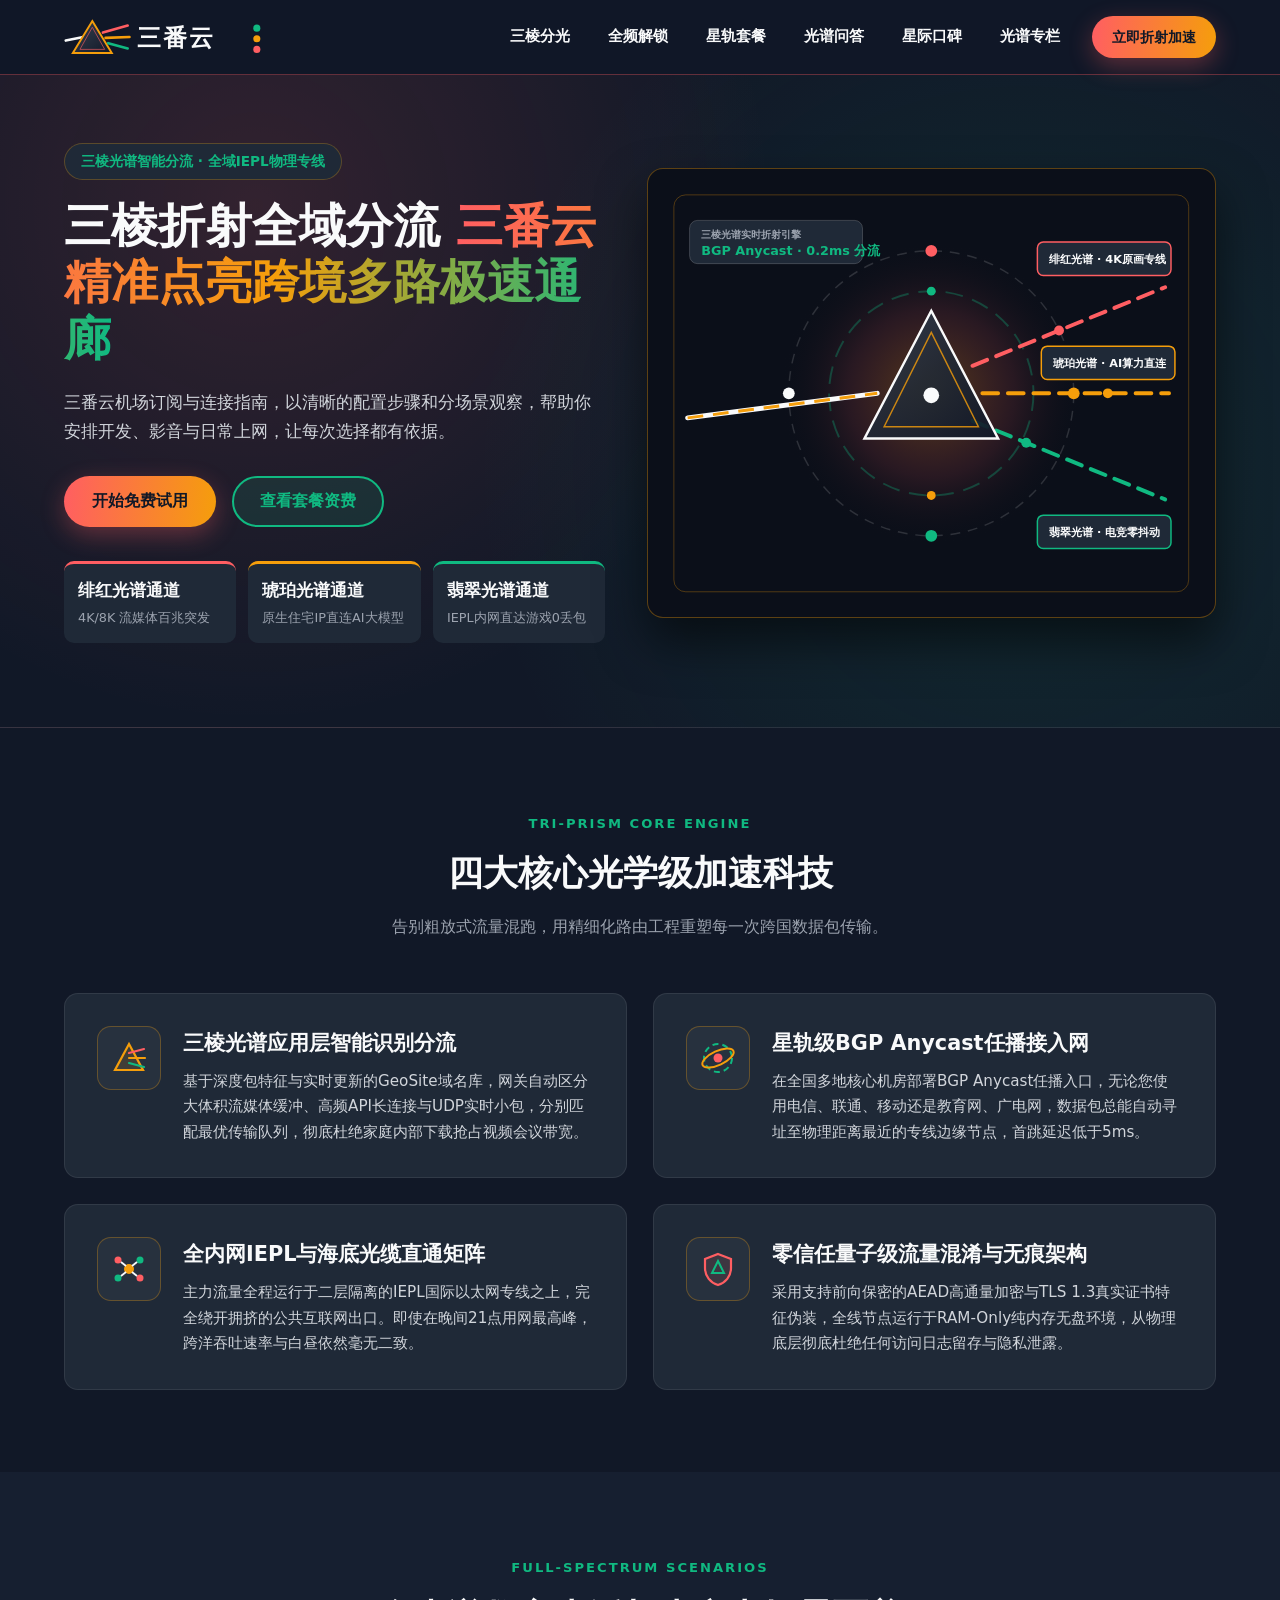
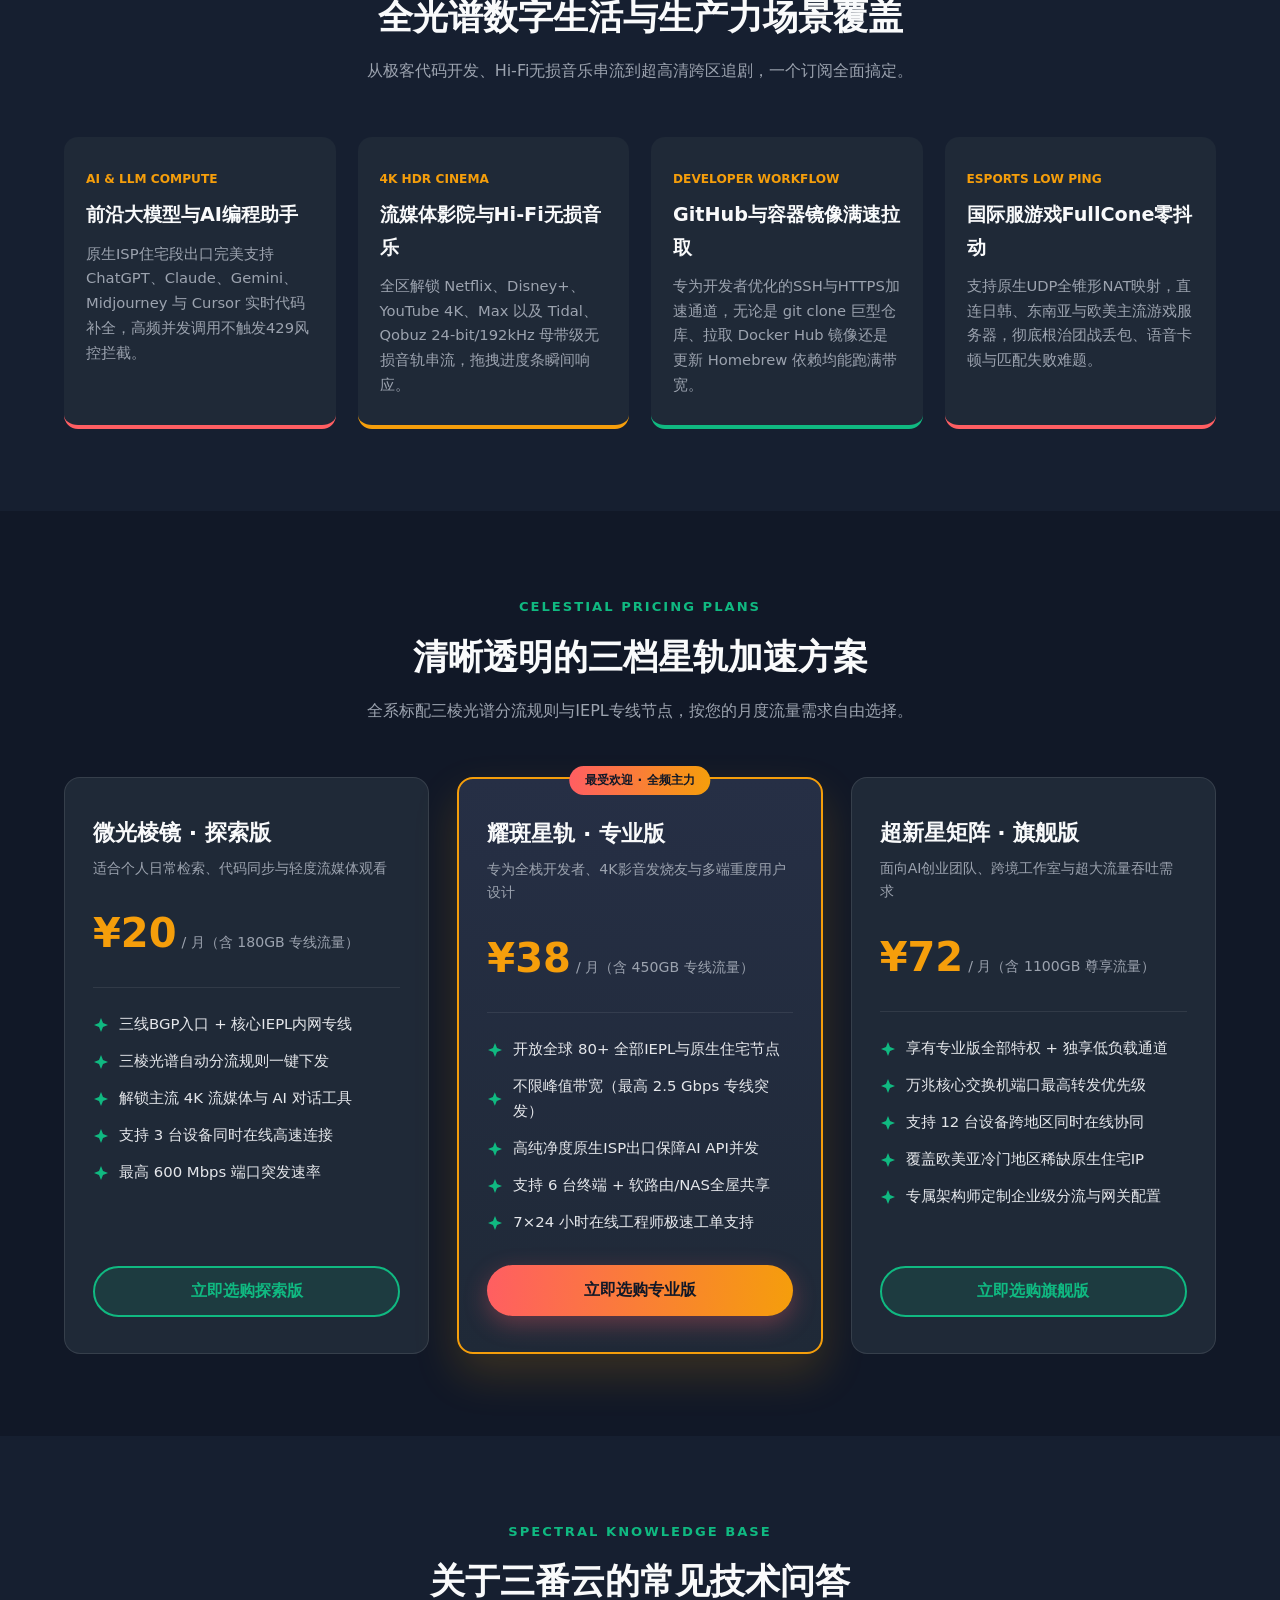
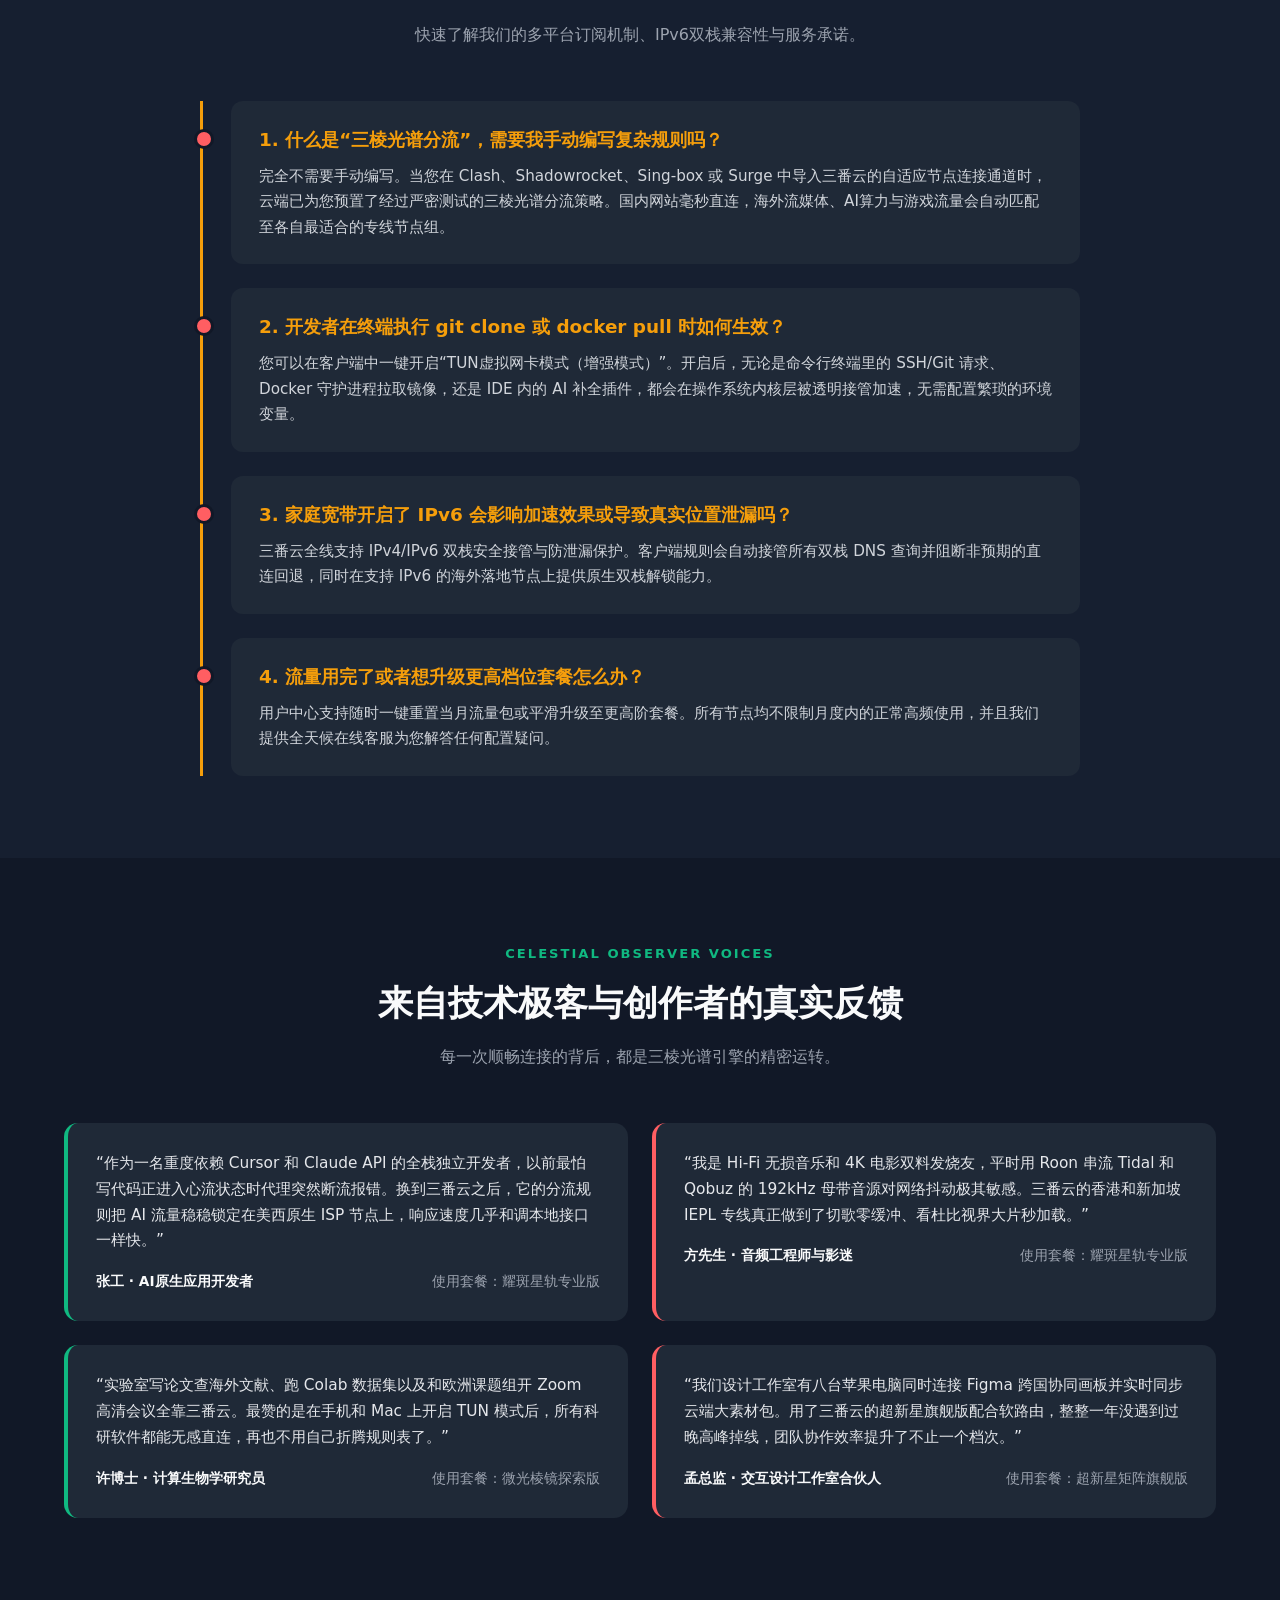
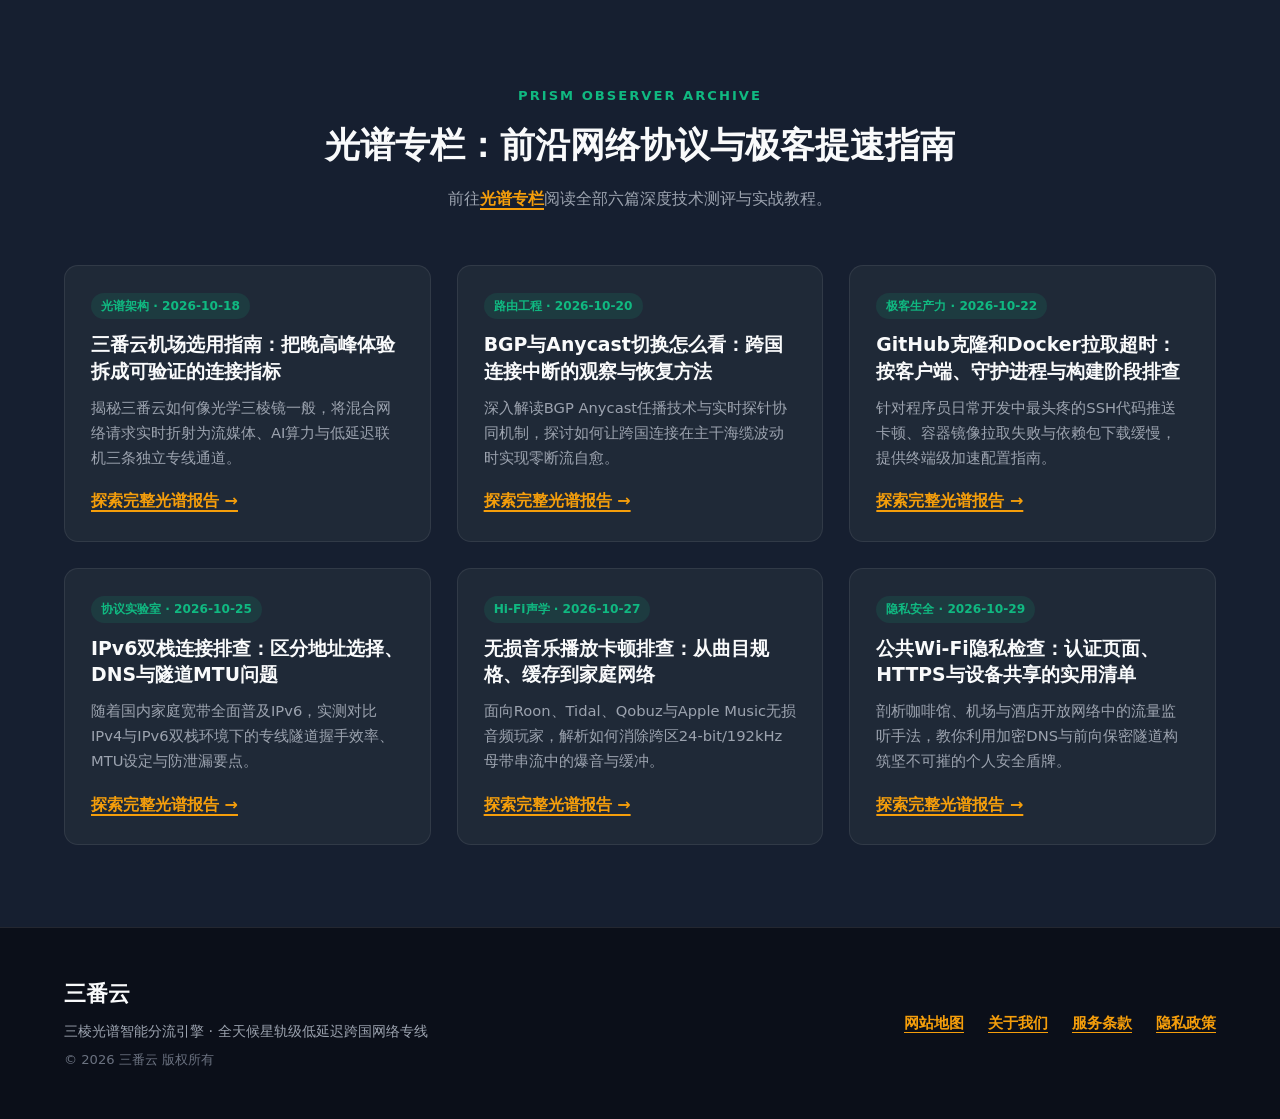
<file: index.html>
<!DOCTYPE html>
<html lang="zh-CN">
<head>
  <meta charset="UTF-8">
  <meta name="viewport" content="width=device-width, initial-scale=1.0">
  <title>三番云机场｜光谱专栏、连接配置与网络排障</title>
  <meta name="description" content="三番云机场订阅与连接指南，以清晰的配置步骤和分场景观察，帮助你安排开发、影音与日常上网，让每次选择都有依据。">
  <meta name="keywords" content="三番云,网络加速,极速秒开,机场推荐,智能分流专线,IEPL高速节点,AI算力加速,GitHub加速">
  <link rel="canonical" href="https://sanfanyun.monster/">
  <meta property="og:type" content="website">
  <meta property="og:title" content="三番云机场｜光谱专栏、连接配置与网络排障">
  <meta property="og:description" content="三番云机场订阅与连接指南，以清晰的配置步骤和分场景观察，帮助你安排开发、影音与日常上网，让每次选择都有依据。">
  <meta property="og:url" content="https://sanfanyun.monster/">
  <meta property="og:site_name" content="三番云">
  <meta property="og:image" content="https://sanfanyun.monster/og-prism.svg">
  <link rel="stylesheet" href="style.css">
  <script type="application/ld+json">
  {
    "@context": "https://schema.org",
    "@type": "Product",
    "name": "三番云",
    "brand": {
      "@type": "Brand",
      "name": "三番云"
    },
    "description": "三番云采用三棱光谱智能分流与IEPL内网专线技术，提供全场景极速秒开的全球网络加速服务，是2026年高口碑机场推荐平台。",
    "offers": {
      "@type": "AggregateOffer",
      "lowPrice": "20.00",
      "highPrice": "72.00",
      "priceCurrency": "CNY",
      "offerCount": "3"
    }
  }
  </script>
</head>
<body>
  <header class="prism-header">
  <div class="orbit-container header-bar">
    <a href="index.html" class="prism-brand" aria-label="三番云首页">
      <svg class="prism-logo-svg" viewBox="0 0 232 52" xmlns="http://www.w3.org/2000/svg" aria-label="三番云">
  <defs>
    <linearGradient id="prismFace" x1="0%" y1="0%" x2="100%" y2="100%">
      <stop offset="0%" stop-color="#374151"/>
      <stop offset="100%" stop-color="#111827"/>
    </linearGradient>
  </defs>
  <!-- Incoming White Beam -->
  <line x1="2" y1="30" x2="22" y2="26" stroke="#F9FAFB" stroke-width="3" stroke-linecap="round"/>
  <!-- Glowing Triangular Prism -->
  <polygon points="32,8 54,44 10,44" fill="url(#prismFace)" stroke="#F59E0B" stroke-width="2.2"/>
  <polygon points="32,15 46,40 18,40" fill="none" stroke="#FF5E62" stroke-width="1" opacity="0.7"/>
  <!-- Three Refracted Spectral Rays -->
  <line x1="44" y1="21" x2="72" y2="13" stroke="#FF5E62" stroke-width="3" stroke-linecap="round"/>
  <line x1="47" y1="27" x2="74" y2="26" stroke="#F59E0B" stroke-width="3" stroke-linecap="round"/>
  <line x1="50" y1="33" x2="72" y2="39" stroke="#10B981" stroke-width="3" stroke-linecap="round"/>
  <!-- Integrated Spectral Typography -->
  <text x="82" y="36" font-family="'PingFang SC', 'Microsoft YaHei', sans-serif" font-weight="900" font-size="27" fill="#F9FAFB" letter-spacing="2.5">三番云</text>
  <circle cx="218" cy="16" r="4" fill="#10B981"/>
  <circle cx="218" cy="28" r="4" fill="#F59E0B"/>
  <circle cx="218" cy="40" r="4" fill="#FF5E62"/>
</svg>
    </a>
    <nav class="prism-nav" aria-label="主导航">
      <div class="prism-nav-items">
        <a href="index.html#spectral-core" class="prism-nav-link">三棱分光</a>
        <a href="index.html#orbital-scenes" class="prism-nav-link">全频解锁</a>
        <a href="index.html#spotlight-tiers" class="prism-nav-link">星轨套餐</a>
        <a href="index.html#timeline-faq" class="prism-nav-link">光谱问答</a>
        <a href="index.html#observer-voices" class="prism-nav-link">星际口碑</a>
        <a href="prism-observer.html" class="prism-nav-link ">光谱专栏</a>
      </div>
      <a href="https://ww012.twilightaff.com/#/?code=A56DH1Af" class="btn-spectrum nav-cta-pill" rel="nofollow" target="_blank">立即折射加速</a>
    </nav>
  </div>
</header>

  <main>
    <!-- Hero Section -->
    <section class="hero-prism-deck">
      <div class="orbit-container hero-deck-layout">
        <div>
          <div class="prism-pill-badge">三棱光谱智能分流 · 全域IEPL物理专线</div>
          <h1 class="hero-prism-h1">三棱折射全域分流 <span>三番云精准点亮跨境多路极速通廊</span></h1>
          <p class="hero-prism-p">三番云机场订阅与连接指南，以清晰的配置步骤和分场景观察，帮助你安排开发、影音与日常上网，让每次选择都有依据。</p>
          <div class="hero-btn-row">
            <a href="https://ww012.twilightaff.com/#/?code=A56DH1Af" class="btn-spectrum" rel="nofollow" target="_blank">开始免费试用</a>
            <a href="#plans" class="btn-emerald-orbit" target="_blank">查看套餐资费</a>
          </div>
          <div class="spectrum-legend">
            <div class="legend-chip">
              <strong>绯红光谱通道</strong>
              <span>4K/8K 流媒体百兆突发</span>
            </div>
            <div class="legend-chip">
              <strong>琥珀光谱通道</strong>
              <span>原生住宅IP直连AI大模型</span>
            </div>
            <div class="legend-chip">
              <strong>翡翠光谱通道</strong>
              <span>IEPL内网直达游戏0丢包</span>
            </div>
          </div>
        </div>
        <div class="prism-stage-card">
          <svg class="prism-hero-svg" viewBox="0 0 540 420" xmlns="http://www.w3.org/2000/svg" role="img" aria-label="三番云三棱光谱折射分流与星轨卫星中继动态图">
  <defs>
    <linearGradient id="prismCrystalGrad" x1="0%" y1="0%" x2="100%" y2="100%">
      <stop offset="0%" stop-color="#374151" stop-opacity="0.9"/>
      <stop offset="50%" stop-color="#1F2937" stop-opacity="0.85"/>
      <stop offset="100%" stop-color="#111827" stop-opacity="0.95"/>
    </linearGradient>
    <radialGradient id="nebulaGlow" cx="50%" cy="50%" r="50%">
      <stop offset="0%" stop-color="#F59E0B" stop-opacity="0.32"/>
      <stop offset="55%" stop-color="#FF5E62" stop-opacity="0.12"/>
      <stop offset="100%" stop-color="#0B0F19" stop-opacity="0"/>
    </radialGradient>
  </defs>

  <!-- Deep Celestial Frame -->
  <rect x="8" y="8" width="524" height="404" rx="12" fill="#0B0F19" stroke="rgba(245,158,11,0.3)"/>
  <circle cx="270" cy="210" r="155" fill="url(#nebulaGlow)"/>

  <!-- Outer Celestial Orbit Ring -->
  <g class="celestial-ring-1">
    <circle cx="270" cy="210" r="145" fill="none" stroke="rgba(255,255,255,0.14)" stroke-width="1.5" stroke-dasharray="10 8"/>
    <circle cx="270" cy="65" r="6" fill="#FF5E62"/>
    <circle cx="415" cy="210" r="6" fill="#F59E0B"/>
    <circle cx="270" cy="355" r="6" fill="#10B981"/>
    <circle cx="125" cy="210" r="6" fill="#F9FAFB"/>
  </g>

  <!-- Inner Celestial Orbit Ring -->
  <g class="celestial-ring-2">
    <circle cx="270" cy="210" r="104" fill="none" stroke="rgba(16,185,129,0.3)" stroke-width="2" stroke-dasharray="18 10"/>
    <circle cx="270" cy="106" r="4.5" fill="#10B981"/>
    <circle cx="270" cy="314" r="4.5" fill="#F59E0B"/>
  </g>

  <!-- Left High-Speed White Source Beam Entering the Prism -->
  <line x1="22" y1="235" x2="215" y2="210" stroke="#F9FAFB" stroke-width="5" stroke-linecap="round"/>
  <line class="spectral-ray-anim" x1="22" y1="235" x2="215" y2="210" stroke="#F59E0B" stroke-width="3"/>

  <!-- Three Refracted Spectral Data Streams Exiting Right -->
  <!-- Ray 1: Coral (4K Media Stream) -->
  <path class="spectral-ray-anim" d="M 312 182 L 508 102" fill="none" stroke="#FF5E62" stroke-width="4" stroke-linecap="round"/>
  <!-- Ray 2: Amber (AI Compute Stream) -->
  <path class="spectral-ray-anim" d="M 322 210 L 512 210" fill="none" stroke="#F59E0B" stroke-width="4" stroke-linecap="round"/>
  <!-- Ray 3: Emerald (Low-Ping Gaming Stream) -->
  <path class="spectral-ray-anim" d="M 312 238 L 508 318" fill="none" stroke="#10B981" stroke-width="4" stroke-linecap="round"/>

  <!-- Animated Photon Packets Along the 3 Spectral Rays -->
  <circle r="5" fill="#FF5E62">
    <animateMotion dur="1.5s" repeatCount="indefinite" path="M 312 182 L 508 102"/>
  </circle>
  <circle r="5" fill="#F59E0B">
    <animateMotion dur="1.3s" repeatCount="indefinite" path="M 322 210 L 512 210"/>
  </circle>
  <circle r="5" fill="#10B981">
    <animateMotion dur="1.7s" repeatCount="indefinite" path="M 312 238 L 508 318"/>
  </circle>

  <!-- Center Crystalline Tri-Prism -->
  <g class="center-prism-crystal">
    <polygon points="270,126 338,256 202,256" fill="url(#prismCrystalGrad)" stroke="#F9FAFB" stroke-width="2.5"/>
    <polygon points="270,148 318,244 222,244" fill="none" stroke="#F59E0B" stroke-width="1.5" opacity="0.8"/>
    <circle cx="270" cy="212" r="8" fill="#F9FAFB"/>
  </g>

  <!-- Destination Spectral Labels -->
  <g transform="translate(378, 56)">
    <rect x="0" y="0" width="136" height="34" rx="6" fill="#1F2937" stroke="#FF5E62" stroke-width="1.5"/>
    <text x="12" y="21" fill="#F9FAFB" font-size="11.5" font-weight="800">绯红光谱 · 4K原画专线</text>
  </g>

  <g transform="translate(382, 162)">
    <rect x="0" y="0" width="136" height="34" rx="6" fill="#1F2937" stroke="#F59E0B" stroke-width="1.5"/>
    <text x="12" y="21" fill="#F9FAFB" font-size="11.5" font-weight="800">琥珀光谱 · AI算力直连</text>
  </g>

  <g transform="translate(378, 334)">
    <rect x="0" y="0" width="136" height="34" rx="6" fill="#1F2937" stroke="#10B981" stroke-width="1.5"/>
    <text x="12" y="21" fill="#F9FAFB" font-size="11.5" font-weight="800">翡翠光谱 · 电竞零抖动</text>
  </g>

  <!-- Left Source Telemetry Tag -->
  <g transform="translate(24, 34)">
    <rect x="0" y="0" width="176" height="44" rx="8" fill="#1F2937" stroke="rgba(255,255,255,0.18)"/>
    <text x="12" y="18" fill="#9CA3AF" font-size="10" font-weight="700">三棱光谱实时折射引擎</text>
    <text x="12" y="35" fill="#10B981" font-size="13" font-weight="900">BGP Anycast · 0.2ms 分流</text>
  </g>
</svg>
        </div>
      </div>
    </section>

    <!-- Core Advantages (4 Orbital Feature Cards) -->
    <section id="spectral-core" class="orbit-section">
      <div class="orbit-container">
        <div class="orbit-head">
          <span class="orbit-eyebrow">TRI-PRISM CORE ENGINE</span>
          <h2 class="orbit-h2">四大核心光学级加速科技</h2>
          <p class="orbit-sub">告别粗放式流量混跑，用精细化路由工程重塑每一次跨国数据包传输。</p>
        </div>

        <div class="orbital-quad-grid">
          <div class="orbital-feature-card">
            <div class="orbital-icon-wrap"><svg width="38" height="38" viewBox="0 0 38 38" fill="none" xmlns="http://www.w3.org/2000/svg"><polygon points="19,5 33,31 5,31" stroke="#F59E0B" stroke-width="2.2" fill="rgba(245,158,11,0.12)"/><line x1="19" y1="14" x2="34" y2="10" stroke="#FF5E62" stroke-width="2.2" stroke-linecap="round"/><line x1="19" y1="19" x2="35" y2="19" stroke="#F59E0B" stroke-width="2.2" stroke-linecap="round"/><line x1="19" y1="24" x2="34" y2="28" stroke="#10B981" stroke-width="2.2" stroke-linecap="round"/></svg></div>
            <div>
              <h3>三棱光谱应用层智能识别分流</h3>
              <p>基于深度包特征与实时更新的GeoSite域名库，网关自动区分大体积流媒体缓冲、高频API长连接与UDP实时小包，分别匹配最优传输队列，彻底杜绝家庭内部下载抢占视频会议带宽。</p>
            </div>
          </div>

          <div class="orbital-feature-card">
            <div class="orbital-icon-wrap"><svg width="38" height="38" viewBox="0 0 38 38" fill="none" xmlns="http://www.w3.org/2000/svg"><circle cx="19" cy="19" r="14" stroke="#10B981" stroke-width="2" stroke-dasharray="6 4"/><ellipse cx="19" cy="19" rx="17" ry="7" transform="rotate(-25 19 19)" stroke="#F59E0B" stroke-width="2"/><circle cx="19" cy="19" r="4.5" fill="#FF5E62"/></svg></div>
            <div>
              <h3>星轨级BGP Anycast任播接入网</h3>
              <p>在全国多地核心机房部署BGP Anycast任播入口，无论您使用电信、联通、移动还是教育网、广电网，数据包总能自动寻址至物理距离最近的专线边缘节点，首跳延迟低于5ms。</p>
            </div>
          </div>

          <div class="orbital-feature-card">
            <div class="orbital-icon-wrap"><svg width="38" height="38" viewBox="0 0 38 38" fill="none" xmlns="http://www.w3.org/2000/svg"><circle cx="19" cy="19" r="5" fill="#F59E0B"/><circle cx="8" cy="10" r="3.5" fill="#FF5E62"/><circle cx="30" cy="10" r="3.5" fill="#10B981"/><circle cx="8" cy="28" r="3.5" fill="#10B981"/><circle cx="30" cy="28" r="3.5" fill="#FF5E62"/><line x1="11" y1="12" x2="16" y2="16" stroke="#F9FAFB" stroke-width="1.8"/><line x1="27" y1="12" x2="22" y2="16" stroke="#F9FAFB" stroke-width="1.8"/><line x1="11" y1="26" x2="16" y2="22" stroke="#F9FAFB" stroke-width="1.8"/><line x1="27" y1="26" x2="22" y2="22" stroke="#F9FAFB" stroke-width="1.8"/></svg></div>
            <div>
              <h3>全内网IEPL与海底光缆直通矩阵</h3>
              <p>主力流量全程运行于二层隔离的IEPL国际以太网专线之上，完全绕开拥挤的公共互联网出口。即使在晚间21点用网最高峰，跨洋吞吐速率与白昼依然毫无二致。</p>
            </div>
          </div>

          <div class="orbital-feature-card">
            <div class="orbital-icon-wrap"><svg width="38" height="38" viewBox="0 0 38 38" fill="none" xmlns="http://www.w3.org/2000/svg"><path d="M19 4L32 9V18C32 26.5 26.4 32.8 19 35C11.6 32.8 6 26.5 6 18V9L19 4Z" stroke="#FF5E62" stroke-width="2.2" fill="rgba(255,94,98,0.1)"/><polygon points="19,11 25,23 13,23" stroke="#10B981" stroke-width="2" fill="none"/></svg></div>
            <div>
              <h3>零信任量子级流量混淆与无痕架构</h3>
              <p>采用支持前向保密的AEAD高通量加密与TLS 1.3真实证书特征伪装，全线节点运行于RAM-Only纯内存无盘环境，从物理底层彻底杜绝任何访问日志留存与隐私泄露。</p>
            </div>
          </div>
        </div>
      </div>
    </section>

    <!-- Streaming & AI Support (4 Spectral Beam Cards) -->
    <section id="orbital-scenes" class="orbit-section alt-bg">
      <div class="orbit-container">
        <div class="orbit-head">
          <span class="orbit-eyebrow">FULL-SPECTRUM SCENARIOS</span>
          <h2 class="orbit-h2">全光谱数字生活与生产力场景覆盖</h2>
          <p class="orbit-sub">从极客代码开发、Hi-Fi无损音乐串流到超高清跨区追剧，一个订阅全面搞定。</p>
        </div>

        <div class="spectral-scene-grid">
          <div class="scene-card">
            <div>
              <span class="scene-badge">AI & LLM COMPUTE</span>
              <h3>前沿大模型与AI编程助手</h3>
              <p>原生ISP住宅段出口完美支持 ChatGPT、Claude、Gemini、Midjourney 与 Cursor 实时代码补全，高频并发调用不触发429风控拦截。</p>
            </div>
          </div>

          <div class="scene-card">
            <div>
              <span class="scene-badge">4K HDR CINEMA</span>
              <h3>流媒体影院与Hi-Fi无损音乐</h3>
              <p>全区解锁 Netflix、Disney+、YouTube 4K、Max 以及 Tidal、Qobuz 24-bit/192kHz 母带级无损音轨串流，拖拽进度条瞬间响应。</p>
            </div>
          </div>

          <div class="scene-card">
            <div>
              <span class="scene-badge">DEVELOPER WORKFLOW</span>
              <h3>GitHub与容器镜像满速拉取</h3>
              <p>专为开发者优化的SSH与HTTPS加速通道，无论是 git clone 巨型仓库、拉取 Docker Hub 镜像还是更新 Homebrew 依赖均能跑满带宽。</p>
            </div>
          </div>

          <div class="scene-card">
            <div>
              <span class="scene-badge">ESPORTS LOW PING</span>
              <h3>国际服游戏FullCone零抖动</h3>
              <p>支持原生UDP全锥形NAT映射，直连日韩、东南亚与欧美主流游戏服务器，彻底根治团战丢包、语音卡顿与匹配失败难题。</p>
            </div>
          </div>
        </div>
      </div>
    </section>

    <!-- Pricing Comparison Table (3 Spotlight Columns) -->
    <section id="spotlight-tiers" class="orbit-section">
      <div class="orbit-container">
        <div class="orbit-head">
          <span class="orbit-eyebrow">CELESTIAL PRICING PLANS</span>
          <h2 class="orbit-h2">清晰透明的三档星轨加速方案</h2>
          <p class="orbit-sub">全系标配三棱光谱分流规则与IEPL专线节点，按您的月度流量需求自由选择。</p>
        </div>

        <div class="spotlight-pricing">
          <!-- Tier 1 -->
          <div class="prism-plan-card">
            <div>
              <h3 class="prism-plan-title">微光棱镜 · 探索版</h3>
              <p class="prism-plan-desc">适合个人日常检索、代码同步与轻度流媒体观看</p>
              <div class="prism-price-row">
                <span class="prism-price-val">¥20</span>
                <span class="prism-price-unit">/ 月（含 180GB 专线流量）</span>
              </div>
              <ul class="prism-feature-list">
                <li><svg width="16" height="16" viewBox="0 0 16 16" fill="none" xmlns="http://www.w3.org/2000/svg"><polygon points="8,1 10,6 15,8 10,10 8,15 6,10 1,8 6,6" fill="#10B981"/></svg><span>三线BGP入口 + 核心IEPL内网专线</span></li>
                <li><svg width="16" height="16" viewBox="0 0 16 16" fill="none" xmlns="http://www.w3.org/2000/svg"><polygon points="8,1 10,6 15,8 10,10 8,15 6,10 1,8 6,6" fill="#10B981"/></svg><span>三棱光谱自动分流规则一键下发</span></li>
                <li><svg width="16" height="16" viewBox="0 0 16 16" fill="none" xmlns="http://www.w3.org/2000/svg"><polygon points="8,1 10,6 15,8 10,10 8,15 6,10 1,8 6,6" fill="#10B981"/></svg><span>解锁主流 4K 流媒体与 AI 对话工具</span></li>
                <li><svg width="16" height="16" viewBox="0 0 16 16" fill="none" xmlns="http://www.w3.org/2000/svg"><polygon points="8,1 10,6 15,8 10,10 8,15 6,10 1,8 6,6" fill="#10B981"/></svg><span>支持 3 台设备同时在线高速连接</span></li>
                <li><svg width="16" height="16" viewBox="0 0 16 16" fill="none" xmlns="http://www.w3.org/2000/svg"><polygon points="8,1 10,6 15,8 10,10 8,15 6,10 1,8 6,6" fill="#10B981"/></svg><span>最高 600 Mbps 端口突发速率</span></li>
              </ul>
            </div>
            <a href="https://ww012.twilightaff.com/#/?code=A56DH1Af" class="btn-emerald-orbit" rel="nofollow" target="_blank">立即选购探索版</a>
          </div>

          <!-- Tier 2 (Spotlight) -->
          <div class="prism-plan-card spotlight">
            <span class="spotlight-tag">最受欢迎 · 全频主力</span>
            <div>
              <h3 class="prism-plan-title">耀斑星轨 · 专业版</h3>
              <p class="prism-plan-desc">专为全栈开发者、4K影音发烧友与多端重度用户设计</p>
              <div class="prism-price-row">
                <span class="prism-price-val">¥38</span>
                <span class="prism-price-unit">/ 月（含 450GB 专线流量）</span>
              </div>
              <ul class="prism-feature-list">
                <li><svg width="16" height="16" viewBox="0 0 16 16" fill="none" xmlns="http://www.w3.org/2000/svg"><polygon points="8,1 10,6 15,8 10,10 8,15 6,10 1,8 6,6" fill="#10B981"/></svg><span>开放全球 80+ 全部IEPL与原生住宅节点</span></li>
                <li><svg width="16" height="16" viewBox="0 0 16 16" fill="none" xmlns="http://www.w3.org/2000/svg"><polygon points="8,1 10,6 15,8 10,10 8,15 6,10 1,8 6,6" fill="#10B981"/></svg><span>不限峰值带宽（最高 2.5 Gbps 专线突发）</span></li>
                <li><svg width="16" height="16" viewBox="0 0 16 16" fill="none" xmlns="http://www.w3.org/2000/svg"><polygon points="8,1 10,6 15,8 10,10 8,15 6,10 1,8 6,6" fill="#10B981"/></svg><span>高纯净度原生ISP出口保障AI API并发</span></li>
                <li><svg width="16" height="16" viewBox="0 0 16 16" fill="none" xmlns="http://www.w3.org/2000/svg"><polygon points="8,1 10,6 15,8 10,10 8,15 6,10 1,8 6,6" fill="#10B981"/></svg><span>支持 6 台终端 + 软路由/NAS全屋共享</span></li>
                <li><svg width="16" height="16" viewBox="0 0 16 16" fill="none" xmlns="http://www.w3.org/2000/svg"><polygon points="8,1 10,6 15,8 10,10 8,15 6,10 1,8 6,6" fill="#10B981"/></svg><span>7×24 小时在线工程师极速工单支持</span></li>
              </ul>
            </div>
            <a href="https://ww012.twilightaff.com/#/?code=A56DH1Af" class="btn-spectrum" rel="nofollow" target="_blank">立即选购专业版</a>
          </div>

          <!-- Tier 3 -->
          <div class="prism-plan-card">
            <div>
              <h3 class="prism-plan-title">超新星矩阵 · 旗舰版</h3>
              <p class="prism-plan-desc">面向AI创业团队、跨境工作室与超大流量吞吐需求</p>
              <div class="prism-price-row">
                <span class="prism-price-val">¥72</span>
                <span class="prism-price-unit">/ 月（含 1100GB 尊享流量）</span>
              </div>
              <ul class="prism-feature-list">
                <li><svg width="16" height="16" viewBox="0 0 16 16" fill="none" xmlns="http://www.w3.org/2000/svg"><polygon points="8,1 10,6 15,8 10,10 8,15 6,10 1,8 6,6" fill="#10B981"/></svg><span>享有专业版全部特权 + 独享低负载通道</span></li>
                <li><svg width="16" height="16" viewBox="0 0 16 16" fill="none" xmlns="http://www.w3.org/2000/svg"><polygon points="8,1 10,6 15,8 10,10 8,15 6,10 1,8 6,6" fill="#10B981"/></svg><span>万兆核心交换机端口最高转发优先级</span></li>
                <li><svg width="16" height="16" viewBox="0 0 16 16" fill="none" xmlns="http://www.w3.org/2000/svg"><polygon points="8,1 10,6 15,8 10,10 8,15 6,10 1,8 6,6" fill="#10B981"/></svg><span>支持 12 台设备跨地区同时在线协同</span></li>
                <li><svg width="16" height="16" viewBox="0 0 16 16" fill="none" xmlns="http://www.w3.org/2000/svg"><polygon points="8,1 10,6 15,8 10,10 8,15 6,10 1,8 6,6" fill="#10B981"/></svg><span>覆盖欧美亚冷门地区稀缺原生住宅IP</span></li>
                <li><svg width="16" height="16" viewBox="0 0 16 16" fill="none" xmlns="http://www.w3.org/2000/svg"><polygon points="8,1 10,6 15,8 10,10 8,15 6,10 1,8 6,6" fill="#10B981"/></svg><span>专属架构师定制企业级分流与网关配置</span></li>
              </ul>
            </div>
            <a href="https://ww012.twilightaff.com/#/?code=A56DH1Af" class="btn-emerald-orbit" rel="nofollow" target="_blank">立即选购旗舰版</a>
          </div>
        </div>
      </div>
    </section>

    <!-- Timeline FAQ Section (4 FAQs) -->
    <section id="timeline-faq" class="orbit-section alt-bg">
      <div class="orbit-container">
        <div class="orbit-head">
          <span class="orbit-eyebrow">SPECTRAL KNOWLEDGE BASE</span>
          <h2 class="orbit-h2">关于三番云的常见技术问答</h2>
          <p class="orbit-sub">快速了解我们的多平台订阅机制、IPv6双栈兼容性与服务承诺。</p>
        </div>

        <div class="timeline-faq-list">
          <div class="timeline-faq-node">
            <h3>1. 什么是“三棱光谱分流”，需要我手动编写复杂规则吗？</h3>
            <p>完全不需要手动编写。当您在 Clash、Shadowrocket、Sing-box 或 Surge 中导入三番云的自适应节点连接通道时，云端已为您预置了经过严密测试的三棱光谱分流策略。国内网站毫秒直连，海外流媒体、AI算力与游戏流量会自动匹配至各自最适合的专线节点组。</p>
          </div>

          <div class="timeline-faq-node">
            <h3>2. 开发者在终端执行 git clone 或 docker pull 时如何生效？</h3>
            <p>您可以在客户端中一键开启“TUN虚拟网卡模式（增强模式）”。开启后，无论是命令行终端里的 SSH/Git 请求、Docker 守护进程拉取镜像，还是 IDE 内的 AI 补全插件，都会在操作系统内核层被透明接管加速，无需配置繁琐的环境变量。</p>
          </div>

          <div class="timeline-faq-node">
            <h3>3. 家庭宽带开启了 IPv6 会影响加速效果或导致真实位置泄漏吗？</h3>
            <p>三番云全线支持 IPv4/IPv6 双栈安全接管与防泄漏保护。客户端规则会自动接管所有双栈 DNS 查询并阻断非预期的直连回退，同时在支持 IPv6 的海外落地节点上提供原生双栈解锁能力。</p>
          </div>

          <div class="timeline-faq-node">
            <h3>4. 流量用完了或者想升级更高档位套餐怎么办？</h3>
            <p>用户中心支持随时一键重置当月流量包或平滑升级至更高阶套餐。所有节点均不限制月度内的正常高频使用，并且我们提供全天候在线客服为您解答任何配置疑问。</p>
          </div>
        </div>
      </div>
    </section>

    <!-- User Testimonials (4 Reviews) -->
    <section id="observer-voices" class="orbit-section">
      <div class="orbit-container">
        <div class="orbit-head">
          <span class="orbit-eyebrow">CELESTIAL OBSERVER VOICES</span>
          <h2 class="orbit-h2">来自技术极客与创作者的真实反馈</h2>
          <p class="orbit-sub">每一次顺畅连接的背后，都是三棱光谱引擎的精密运转。</p>
        </div>

        <div class="observer-reviews-grid">
          <div class="observer-card">
            <p class="observer-text">“作为一名重度依赖 Cursor 和 Claude API 的全栈独立开发者，以前最怕写代码正进入心流状态时代理突然断流报错。换到三番云之后，它的分流规则把 AI 流量稳稳锁定在美西原生 ISP 节点上，响应速度几乎和调本地接口一样快。”</p>
            <div class="observer-user">
              <strong>张工 · AI原生应用开发者</strong>
              <span>使用套餐：耀斑星轨专业版</span>
            </div>
          </div>

          <div class="observer-card">
            <p class="observer-text">“我是 Hi-Fi 无损音乐和 4K 电影双料发烧友，平时用 Roon 串流 Tidal 和 Qobuz 的 192kHz 母带音源对网络抖动极其敏感。三番云的香港和新加坡 IEPL 专线真正做到了切歌零缓冲、看杜比视界大片秒加载。”</p>
            <div class="observer-user">
              <strong>方先生 · 音频工程师与影迷</strong>
              <span>使用套餐：耀斑星轨专业版</span>
            </div>
          </div>

          <div class="observer-card">
            <p class="observer-text">“实验室写论文查海外文献、跑 Colab 数据集以及和欧洲课题组开 Zoom 高清会议全靠三番云。最赞的是在手机和 Mac 上开启 TUN 模式后，所有科研软件都能无感直连，再也不用自己折腾规则表了。”</p>
            <div class="observer-user">
              <strong>许博士 · 计算生物学研究员</strong>
              <span>使用套餐：微光棱镜探索版</span>
            </div>
          </div>

          <div class="observer-card">
            <p class="observer-text">“我们设计工作室有八台苹果电脑同时连接 Figma 跨国协同画板并实时同步云端大素材包。用了三番云的超新星旗舰版配合软路由，整整一年没遇到过晚高峰掉线，团队协作效率提升了不止一个档次。”</p>
            <div class="observer-user">
              <strong>孟总监 · 交互设计工作室合伙人</strong>
              <span>使用套餐：超新星矩阵旗舰版</span>
            </div>
          </div>
        </div>
      </div>
    </section>

    <!-- Hub Preview Section -->
    <section class="orbit-section alt-bg">
      <div class="orbit-container">
        <div class="orbit-head">
          <span class="orbit-eyebrow">PRISM OBSERVER ARCHIVE</span>
          <h2 class="orbit-h2">光谱专栏：前沿网络协议与极客提速指南</h2>
          <p class="orbit-sub">前往<a href="prism-observer.html">光谱专栏</a>阅读全部六篇深度技术测评与实战教程。</p>
        </div>
        <div class="prism-articles-grid">
          <article class="prism-article-card">
  <div>
    <span class="prism-badge">光谱架构 · 2026-10-18</span>
    <h3 class="prism-card-h3"><a href="sanfanyun-spectral-load-balancing-test.html">三番云机场选用指南：把晚高峰体验拆成可验证的连接指标</a></h3>
    <p class="prism-card-excerpt">揭秘三番云如何像光学三棱镜一般，将混合网络请求实时折射为流媒体、AI算力与低延迟联机三条独立专线通道。</p>
  </div>
  <a href="sanfanyun-spectral-load-balancing-test.html">探索完整光谱报告 →</a>
</article>
<article class="prism-article-card">
  <div>
    <span class="prism-badge">路由工程 · 2026-10-20</span>
    <h3 class="prism-card-h3"><a href="bgp-anycast-dynamic-route-convergence.html">BGP与Anycast切换怎么看：跨国连接中断的观察与恢复方法</a></h3>
    <p class="prism-card-excerpt">深入解读BGP Anycast任播技术与实时探针协同机制，探讨如何让跨国连接在主干海缆波动时实现零断流自愈。</p>
  </div>
  <a href="bgp-anycast-dynamic-route-convergence.html">探索完整光谱报告 →</a>
</article>
<article class="prism-article-card">
  <div>
    <span class="prism-badge">极客生产力 · 2026-10-22</span>
    <h3 class="prism-card-h3"><a href="developer-github-dockerhub-pull-acceleration.html">GitHub克隆和Docker拉取超时：按客户端、守护进程与构建阶段排查</a></h3>
    <p class="prism-card-excerpt">针对程序员日常开发中最头疼的SSH代码推送卡顿、容器镜像拉取失败与依赖包下载缓慢，提供终端级加速配置指南。</p>
  </div>
  <a href="developer-github-dockerhub-pull-acceleration.html">探索完整光谱报告 →</a>
</article>
<article class="prism-article-card">
  <div>
    <span class="prism-badge">协议实验室 · 2026-10-25</span>
    <h3 class="prism-card-h3"><a href="ipv6-dual-stack-tunnel-performance.html">IPv6双栈连接排查：区分地址选择、DNS与隧道MTU问题</a></h3>
    <p class="prism-card-excerpt">随着国内家庭宽带全面普及IPv6，实测对比IPv4与IPv6双栈环境下的专线隧道握手效率、MTU设定与防泄漏要点。</p>
  </div>
  <a href="ipv6-dual-stack-tunnel-performance.html">探索完整光谱报告 →</a>
</article>
<article class="prism-article-card">
  <div>
    <span class="prism-badge">Hi-Fi声学 · 2026-10-27</span>
    <h3 class="prism-card-h3"><a href="lossless-music-tidal-qobuz-streaming.html">无损音乐播放卡顿排查：从曲目规格、缓存到家庭网络</a></h3>
    <p class="prism-card-excerpt">面向Roon、Tidal、Qobuz与Apple Music无损音频玩家，解析如何消除跨区24-bit/192kHz母带串流中的爆音与缓冲。</p>
  </div>
  <a href="lossless-music-tidal-qobuz-streaming.html">探索完整光谱报告 →</a>
</article>
<article class="prism-article-card">
  <div>
    <span class="prism-badge">隐私安全 · 2026-10-29</span>
    <h3 class="prism-card-h3"><a href="zero-trust-personal-privacy-shield.html">公共Wi-Fi隐私检查：认证页面、HTTPS与设备共享的实用清单</a></h3>
    <p class="prism-card-excerpt">剖析咖啡馆、机场与酒店开放网络中的流量监听手法，教你利用加密DNS与前向保密隧道构筑坚不可摧的个人安全盾牌。</p>
  </div>
  <a href="zero-trust-personal-privacy-shield.html">探索完整光谱报告 →</a>
</article>
        </div>
      </div>
    </section>
  </main>

  <footer class="prism-footer">
  <div class="orbit-container footer-flex">
    <div class="footer-info">
      <div class="footer-brand-name">三番云</div>
      <p class="footer-desc">三棱光谱智能分流引擎 · 全天候星轨级低延迟跨国网络专线</p>
      <p class="footer-copy">© 2026 三番云 版权所有</p>
    </div>
    <nav class="footer-legal-links" aria-label="底部导航">
      <a href="sitemap.html">网站地图</a>
      <a href="about.html">关于我们</a>
      <a href="terms.html">服务条款</a>
      <a href="privacy.html">隐私政策</a>
    </nav>
  </div>
</footer>
</body>
</html>
</file>
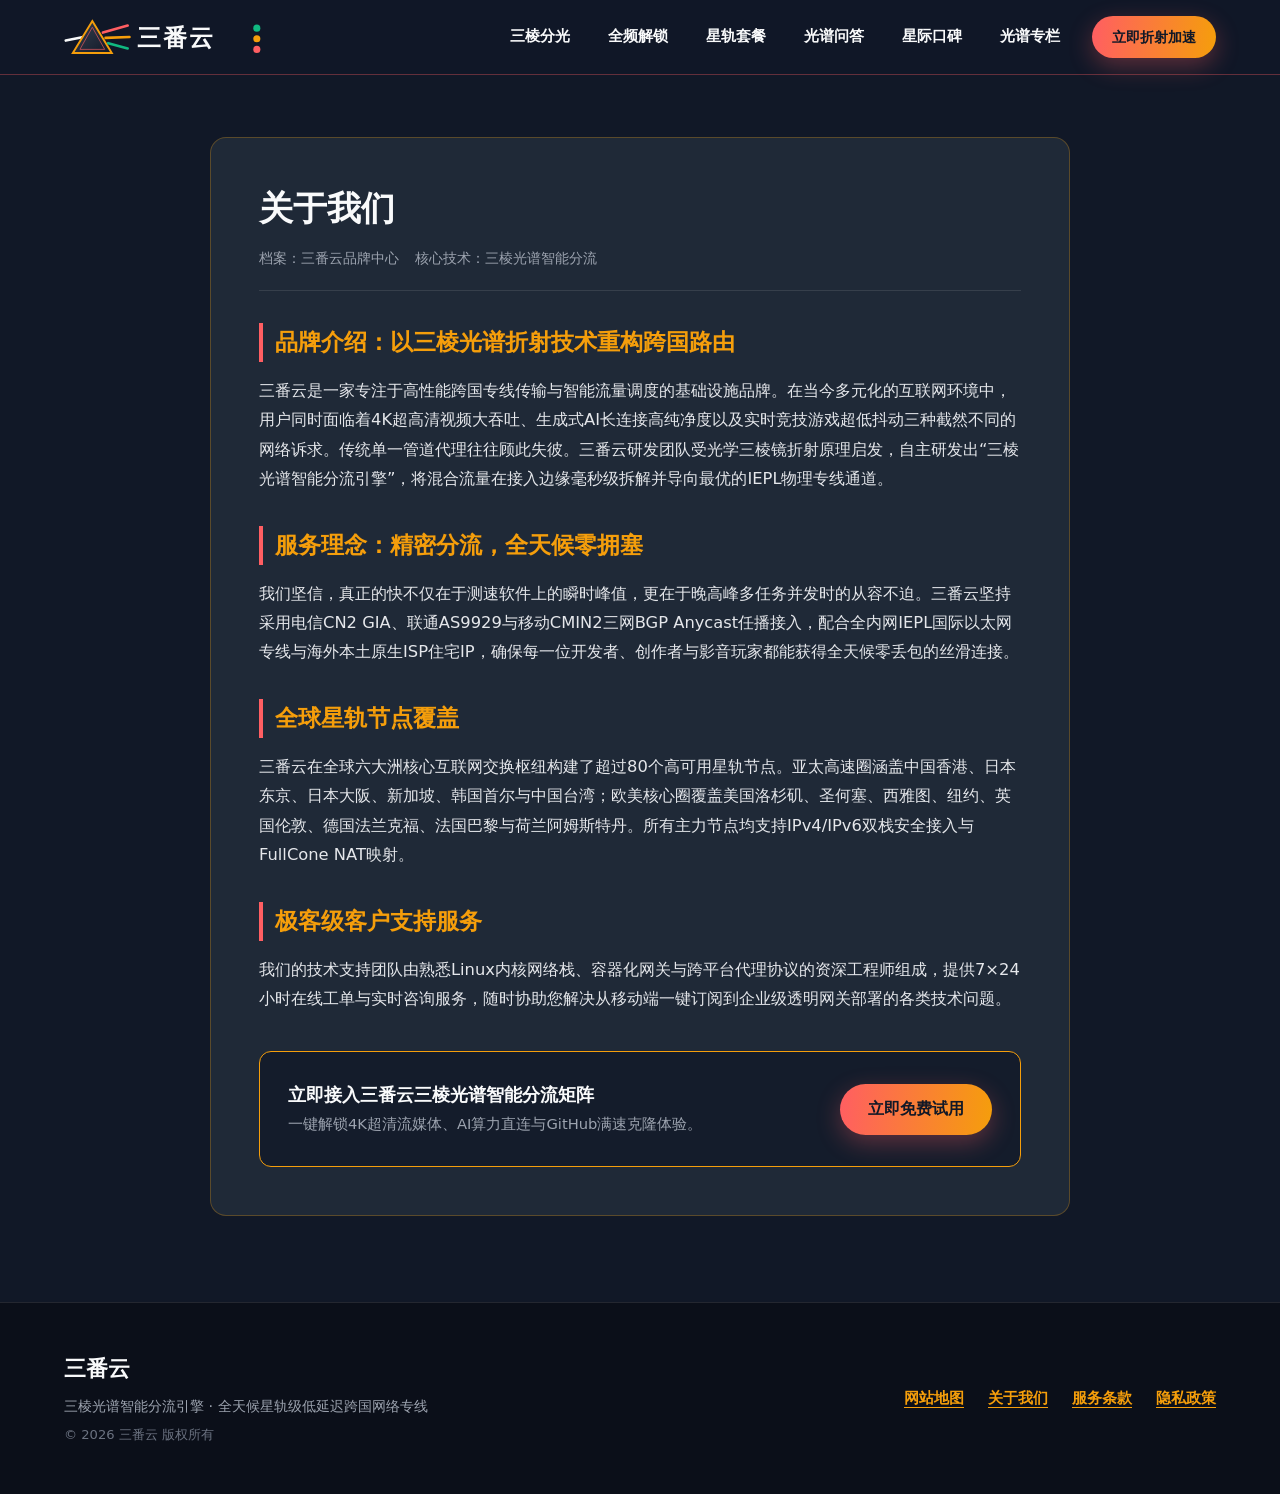
<file: about.html>
<!DOCTYPE html>
<html lang="zh-CN">
<head>
  <meta charset="UTF-8">
  <meta name="viewport" content="width=device-width, initial-scale=1.0">
  <title>关于我们 - 三番云</title>
  <meta name="description" content="了解三番云三棱光谱分流品牌理念、全球星轨节点覆盖版图与7×24小时极客技术支持。">
  <link rel="canonical" href="https://sanfanyun.monster/about.html">
  <meta property="og:type" content="article">
  <meta property="og:title" content="关于我们 - 三番云">
  <meta property="og:description" content="了解三番云三棱光谱分流品牌理念、全球星轨节点覆盖版图与7×24小时极客技术支持。">
  <meta property="og:url" content="https://sanfanyun.monster/about.html">
  <meta property="og:site_name" content="三番云">
  <link rel="stylesheet" href="style.css">
</head>
<body>
  <header class="prism-header">
  <div class="orbit-container header-bar">
    <a href="index.html" class="prism-brand" aria-label="三番云首页">
      <svg class="prism-logo-svg" viewBox="0 0 232 52" xmlns="http://www.w3.org/2000/svg" aria-label="三番云">
  <defs>
    <linearGradient id="prismFace" x1="0%" y1="0%" x2="100%" y2="100%">
      <stop offset="0%" stop-color="#374151"/>
      <stop offset="100%" stop-color="#111827"/>
    </linearGradient>
  </defs>
  <!-- Incoming White Beam -->
  <line x1="2" y1="30" x2="22" y2="26" stroke="#F9FAFB" stroke-width="3" stroke-linecap="round"/>
  <!-- Glowing Triangular Prism -->
  <polygon points="32,8 54,44 10,44" fill="url(#prismFace)" stroke="#F59E0B" stroke-width="2.2"/>
  <polygon points="32,15 46,40 18,40" fill="none" stroke="#FF5E62" stroke-width="1" opacity="0.7"/>
  <!-- Three Refracted Spectral Rays -->
  <line x1="44" y1="21" x2="72" y2="13" stroke="#FF5E62" stroke-width="3" stroke-linecap="round"/>
  <line x1="47" y1="27" x2="74" y2="26" stroke="#F59E0B" stroke-width="3" stroke-linecap="round"/>
  <line x1="50" y1="33" x2="72" y2="39" stroke="#10B981" stroke-width="3" stroke-linecap="round"/>
  <!-- Integrated Spectral Typography -->
  <text x="82" y="36" font-family="'PingFang SC', 'Microsoft YaHei', sans-serif" font-weight="900" font-size="27" fill="#F9FAFB" letter-spacing="2.5">三番云</text>
  <circle cx="218" cy="16" r="4" fill="#10B981"/>
  <circle cx="218" cy="28" r="4" fill="#F59E0B"/>
  <circle cx="218" cy="40" r="4" fill="#FF5E62"/>
</svg>
    </a>
    <nav class="prism-nav" aria-label="主导航">
      <div class="prism-nav-items">
        <a href="index.html#spectral-core" class="prism-nav-link">三棱分光</a>
        <a href="index.html#orbital-scenes" class="prism-nav-link">全频解锁</a>
        <a href="index.html#spotlight-tiers" class="prism-nav-link">星轨套餐</a>
        <a href="index.html#timeline-faq" class="prism-nav-link">光谱问答</a>
        <a href="index.html#observer-voices" class="prism-nav-link">星际口碑</a>
        <a href="prism-observer.html" class="prism-nav-link ">光谱专栏</a>
      </div>
      <a href="https://ww012.twilightaff.com/#/?code=A56DH1Af" class="btn-spectrum nav-cta-pill" rel="nofollow" target="_blank">立即折射加速</a>
    </nav>
  </div>
</header>
  <main class="prism-page-section">
    <div class="orbit-container">
      <article class="prism-doc-box">
        <h1>关于我们</h1>
        <div class="prism-doc-meta"><span>档案：三番云品牌中心</span><span>核心技术：三棱光谱智能分流</span></div>
        <div class="prism-doc-body">
          
<h2>品牌介绍：以三棱光谱折射技术重构跨国路由</h2>
<p>三番云是一家专注于高性能跨国专线传输与智能流量调度的基础设施品牌。在当今多元化的互联网环境中，用户同时面临着4K超高清视频大吞吐、生成式AI长连接高纯净度以及实时竞技游戏超低抖动三种截然不同的网络诉求。传统单一管道代理往往顾此失彼。三番云研发团队受光学三棱镜折射原理启发，自主研发出“三棱光谱智能分流引擎”，将混合流量在接入边缘毫秒级拆解并导向最优的IEPL物理专线通道。</p>

<h2>服务理念：精密分流，全天候零拥塞</h2>
<p>我们坚信，真正的快不仅在于测速软件上的瞬时峰值，更在于晚高峰多任务并发时的从容不迫。三番云坚持采用电信CN2 GIA、联通AS9929与移动CMIN2三网BGP Anycast任播接入，配合全内网IEPL国际以太网专线与海外本土原生ISP住宅IP，确保每一位开发者、创作者与影音玩家都能获得全天候零丢包的丝滑连接。</p>

<h2>全球星轨节点覆盖</h2>
<p>三番云在全球六大洲核心互联网交换枢纽构建了超过80个高可用星轨节点。亚太高速圈涵盖中国香港、日本东京、日本大阪、新加坡、韩国首尔与中国台湾；欧美核心圈覆盖美国洛杉矶、圣何塞、西雅图、纽约、英国伦敦、德国法兰克福、法国巴黎与荷兰阿姆斯特丹。所有主力节点均支持IPv4/IPv6双栈安全接入与FullCone NAT映射。</p>

<h2>极客级客户支持服务</h2>
<p>我们的技术支持团队由熟悉Linux内核网络栈、容器化网关与跨平台代理协议的资深工程师组成，提供7×24小时在线工单与实时咨询服务，随时协助您解决从移动端一键订阅到企业级透明网关部署的各类技术问题。</p>

        </div>
        <div class="prism-doc-cta">
          <div>
            <strong style="font-size: 1.15rem; color: #F9FAFB; display: block;">立即接入三番云三棱光谱智能分流矩阵</strong>
            <span style="font-size: 0.92rem; color: #9CA3AF;">一键解锁4K超清流媒体、AI算力直连与GitHub满速克隆体验。</span>
          </div>
          <a href="https://ww012.twilightaff.com/#/?code=A56DH1Af" class="btn-spectrum" rel="nofollow" target="_blank">立即免费试用</a>
        </div>
      </article>
    </div>
  </main>
  <footer class="prism-footer">
  <div class="orbit-container footer-flex">
    <div class="footer-info">
      <div class="footer-brand-name">三番云</div>
      <p class="footer-desc">三棱光谱智能分流引擎 · 全天候星轨级低延迟跨国网络专线</p>
      <p class="footer-copy">© 2026 三番云 版权所有</p>
    </div>
    <nav class="footer-legal-links" aria-label="底部导航">
      <a href="sitemap.html">网站地图</a>
      <a href="about.html">关于我们</a>
      <a href="terms.html">服务条款</a>
      <a href="privacy.html">隐私政策</a>
    </nav>
  </div>
</footer>
</body>
</html>
</file>
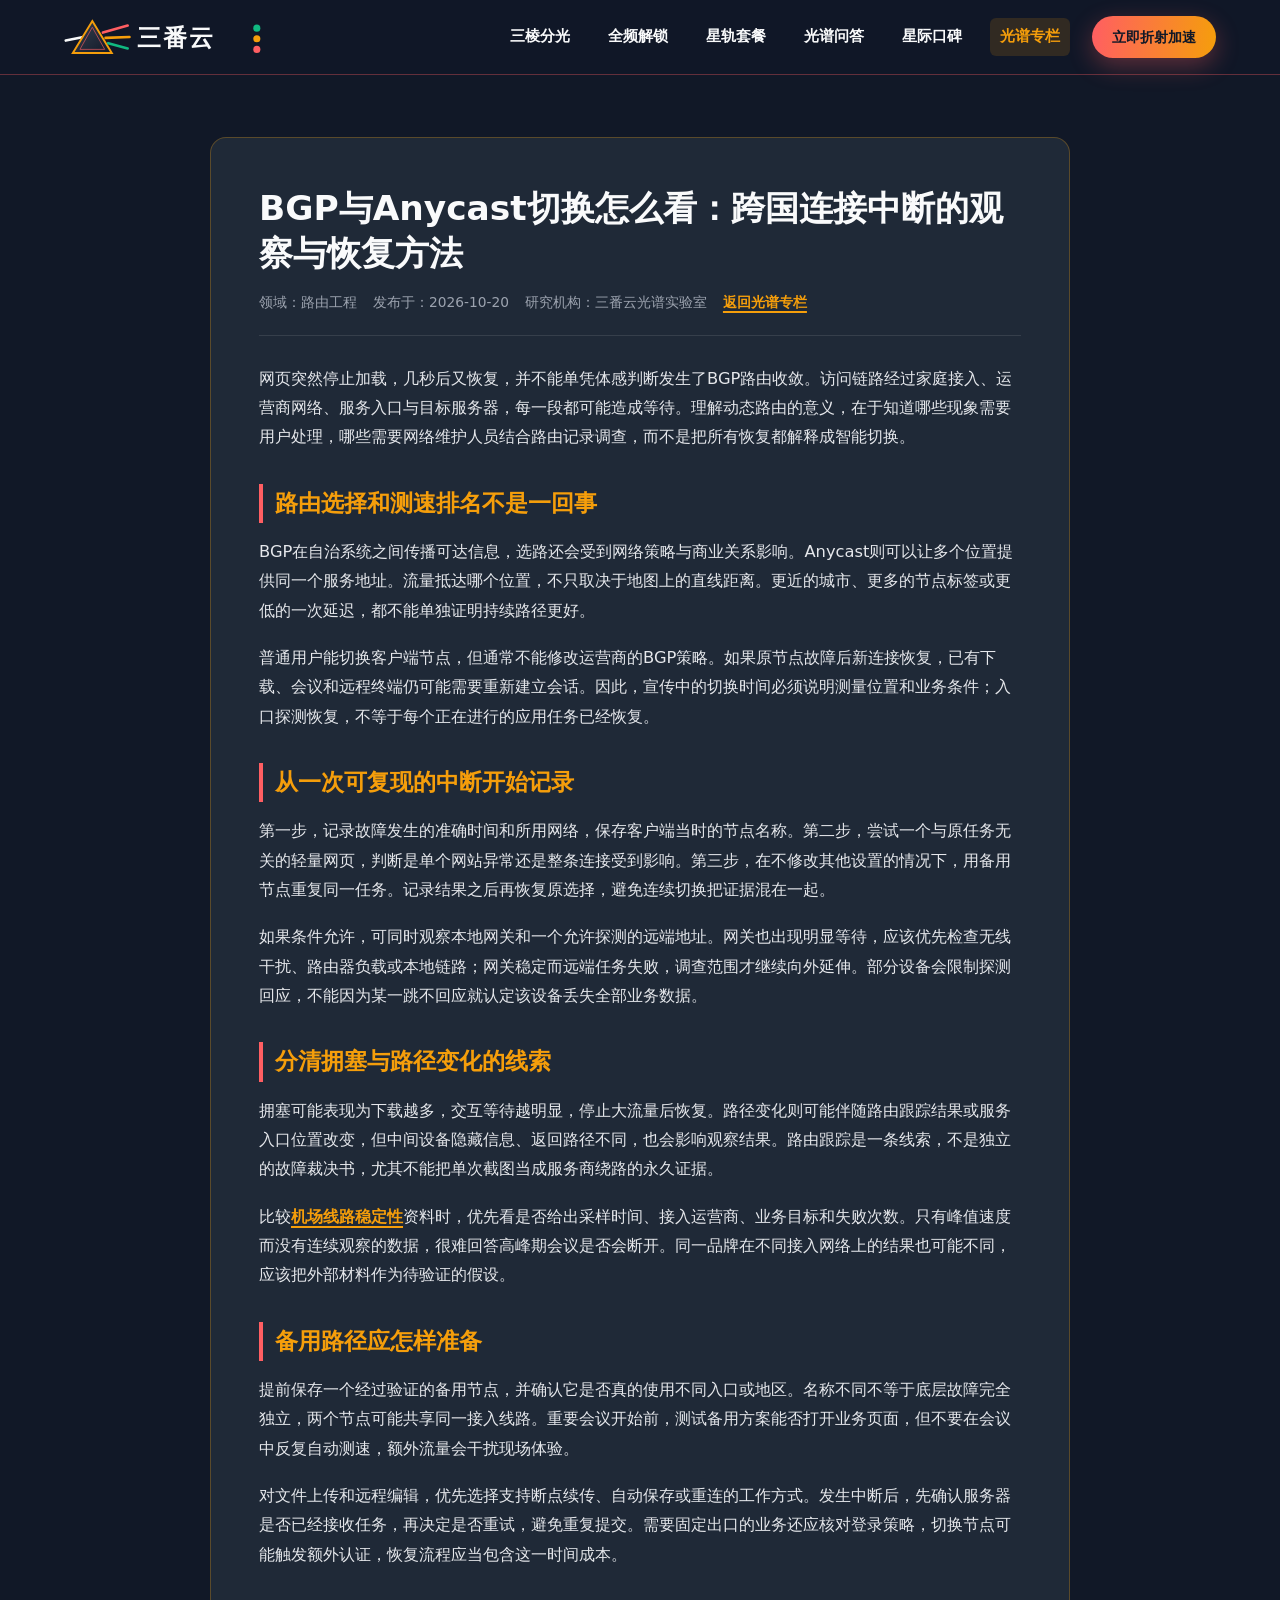
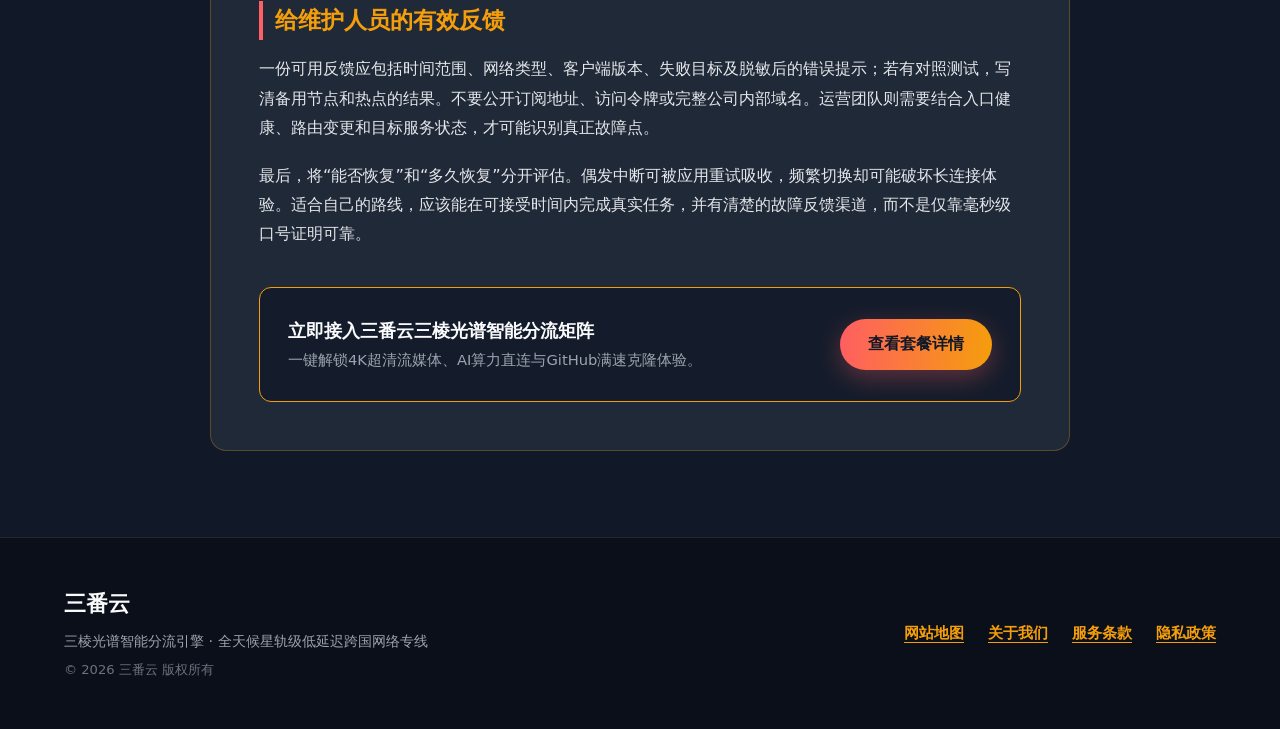
<file: bgp-anycast-dynamic-route-convergence.html>
<!DOCTYPE html>
<html lang="zh-CN">
<head>
  <meta charset="UTF-8">
  <meta name="viewport" content="width=device-width, initial-scale=1.0">
  <title>BGP与Anycast切换怎么看：跨国连接中断的观察与恢复方法｜三番云</title>
  <meta name="description" content="区分链路拥塞、路由变化和应用重连，整理用户能观察的证据及运营团队需要核查的边界。">
  <link rel="canonical" href="https://sanfanyun.monster/bgp-anycast-dynamic-route-convergence.html">
  <meta property="og:type" content="article">
  <meta property="og:title" content="BGP与Anycast切换怎么看：跨国连接中断的观察与恢复方法｜三番云">
  <meta property="og:description" content="区分链路拥塞、路由变化和应用重连，整理用户能观察的证据及运营团队需要核查的边界。">
  <meta property="og:url" content="https://sanfanyun.monster/bgp-anycast-dynamic-route-convergence.html">
  <meta property="og:site_name" content="三番云">
  <link rel="stylesheet" href="style.css">
</head>
<body>
  <header class="prism-header">
  <div class="orbit-container header-bar">
    <a href="index.html" class="prism-brand" aria-label="三番云首页">
      <svg class="prism-logo-svg" viewBox="0 0 232 52" xmlns="http://www.w3.org/2000/svg" aria-label="三番云">
  <defs>
    <linearGradient id="prismFace" x1="0%" y1="0%" x2="100%" y2="100%">
      <stop offset="0%" stop-color="#374151"/>
      <stop offset="100%" stop-color="#111827"/>
    </linearGradient>
  </defs>
  <!-- Incoming White Beam -->
  <line x1="2" y1="30" x2="22" y2="26" stroke="#F9FAFB" stroke-width="3" stroke-linecap="round"/>
  <!-- Glowing Triangular Prism -->
  <polygon points="32,8 54,44 10,44" fill="url(#prismFace)" stroke="#F59E0B" stroke-width="2.2"/>
  <polygon points="32,15 46,40 18,40" fill="none" stroke="#FF5E62" stroke-width="1" opacity="0.7"/>
  <!-- Three Refracted Spectral Rays -->
  <line x1="44" y1="21" x2="72" y2="13" stroke="#FF5E62" stroke-width="3" stroke-linecap="round"/>
  <line x1="47" y1="27" x2="74" y2="26" stroke="#F59E0B" stroke-width="3" stroke-linecap="round"/>
  <line x1="50" y1="33" x2="72" y2="39" stroke="#10B981" stroke-width="3" stroke-linecap="round"/>
  <!-- Integrated Spectral Typography -->
  <text x="82" y="36" font-family="'PingFang SC', 'Microsoft YaHei', sans-serif" font-weight="900" font-size="27" fill="#F9FAFB" letter-spacing="2.5">三番云</text>
  <circle cx="218" cy="16" r="4" fill="#10B981"/>
  <circle cx="218" cy="28" r="4" fill="#F59E0B"/>
  <circle cx="218" cy="40" r="4" fill="#FF5E62"/>
</svg>
    </a>
    <nav class="prism-nav" aria-label="主导航">
      <div class="prism-nav-items">
        <a href="index.html#spectral-core" class="prism-nav-link">三棱分光</a>
        <a href="index.html#orbital-scenes" class="prism-nav-link">全频解锁</a>
        <a href="index.html#spotlight-tiers" class="prism-nav-link">星轨套餐</a>
        <a href="index.html#timeline-faq" class="prism-nav-link">光谱问答</a>
        <a href="index.html#observer-voices" class="prism-nav-link">星际口碑</a>
        <a href="prism-observer.html" class="prism-nav-link active">光谱专栏</a>
      </div>
      <a href="https://ww012.twilightaff.com/#/?code=A56DH1Af" class="btn-spectrum nav-cta-pill" rel="nofollow" target="_blank">立即折射加速</a>
    </nav>
  </div>
</header>
  <main class="prism-page-section">
    <div class="orbit-container">
      <article class="prism-doc-box">
        <h1>BGP与Anycast切换怎么看：跨国连接中断的观察与恢复方法</h1>
        <div class="prism-doc-meta"><span>领域：路由工程</span><span>发布于：2026-10-20</span><span>研究机构：三番云光谱实验室</span><span><a href="prism-observer.html">返回光谱专栏</a></span></div>
        <div class="prism-doc-body">
<p>网页突然停止加载，几秒后又恢复，并不能单凭体感判断发生了BGP路由收敛。访问链路经过家庭接入、运营商网络、服务入口与目标服务器，每一段都可能造成等待。理解动态路由的意义，在于知道哪些现象需要用户处理，哪些需要网络维护人员结合路由记录调查，而不是把所有恢复都解释成智能切换。</p>
<h2>路由选择和测速排名不是一回事</h2>
<p>BGP在自治系统之间传播可达信息，选路还会受到网络策略与商业关系影响。Anycast则可以让多个位置提供同一个服务地址。流量抵达哪个位置，不只取决于地图上的直线距离。更近的城市、更多的节点标签或更低的一次延迟，都不能单独证明持续路径更好。</p>
<p>普通用户能切换客户端节点，但通常不能修改运营商的BGP策略。如果原节点故障后新连接恢复，已有下载、会议和远程终端仍可能需要重新建立会话。因此，宣传中的切换时间必须说明测量位置和业务条件；入口探测恢复，不等于每个正在进行的应用任务已经恢复。</p>
<h2>从一次可复现的中断开始记录</h2>
<p>第一步，记录故障发生的准确时间和所用网络，保存客户端当时的节点名称。第二步，尝试一个与原任务无关的轻量网页，判断是单个网站异常还是整条连接受到影响。第三步，在不修改其他设置的情况下，用备用节点重复同一任务。记录结果之后再恢复原选择，避免连续切换把证据混在一起。</p>
<p>如果条件允许，可同时观察本地网关和一个允许探测的远端地址。网关也出现明显等待，应该优先检查无线干扰、路由器负载或本地链路；网关稳定而远端任务失败，调查范围才继续向外延伸。部分设备会限制探测回应，不能因为某一跳不回应就认定该设备丢失全部业务数据。</p>
<h2>分清拥塞与路径变化的线索</h2>
<p>拥塞可能表现为下载越多，交互等待越明显，停止大流量后恢复。路径变化则可能伴随路由跟踪结果或服务入口位置改变，但中间设备隐藏信息、返回路径不同，也会影响观察结果。路由跟踪是一条线索，不是独立的故障裁决书，尤其不能把单次截图当成服务商绕路的永久证据。</p>
<p>比较<a href="https://jichangtuijan.top/ranking">机场线路稳定性</a>资料时，优先看是否给出采样时间、接入运营商、业务目标和失败次数。只有峰值速度而没有连续观察的数据，很难回答高峰期会议是否会断开。同一品牌在不同接入网络上的结果也可能不同，应该把外部材料作为待验证的假设。</p>
<h2>备用路径应怎样准备</h2>
<p>提前保存一个经过验证的备用节点，并确认它是否真的使用不同入口或地区。名称不同不等于底层故障完全独立，两个节点可能共享同一接入线路。重要会议开始前，测试备用方案能否打开业务页面，但不要在会议中反复自动测速，额外流量会干扰现场体验。</p>
<p>对文件上传和远程编辑，优先选择支持断点续传、自动保存或重连的工作方式。发生中断后，先确认服务器是否已经接收任务，再决定是否重试，避免重复提交。需要固定出口的业务还应核对登录策略，切换节点可能触发额外认证，恢复流程应当包含这一时间成本。</p>
<h2>给维护人员的有效反馈</h2>
<p>一份可用反馈应包括时间范围、网络类型、客户端版本、失败目标及脱敏后的错误提示；若有对照测试，写清备用节点和热点的结果。不要公开订阅地址、访问令牌或完整公司内部域名。运营团队则需要结合入口健康、路由变更和目标服务状态，才可能识别真正故障点。</p>
<p>最后，将“能否恢复”和“多久恢复”分开评估。偶发中断可被应用重试吸收，频繁切换却可能破坏长连接体验。适合自己的路线，应该能在可接受时间内完成真实任务，并有清楚的故障反馈渠道，而不是仅靠毫秒级口号证明可靠。</p>
</div>
        <div class="prism-doc-cta">
          <div>
            <strong style="font-size: 1.15rem; color: #F9FAFB; display: block;">立即接入三番云三棱光谱智能分流矩阵</strong>
            <span style="font-size: 0.92rem; color: #9CA3AF;">一键解锁4K超清流媒体、AI算力直连与GitHub满速克隆体验。</span>
          </div>
          <a href="https://ww012.twilightaff.com/#/?code=A56DH1Af" class="btn-spectrum" rel="nofollow" target="_blank">查看套餐详情</a>
        </div>
      </article>
    </div>
  </main>
  <footer class="prism-footer">
  <div class="orbit-container footer-flex">
    <div class="footer-info">
      <div class="footer-brand-name">三番云</div>
      <p class="footer-desc">三棱光谱智能分流引擎 · 全天候星轨级低延迟跨国网络专线</p>
      <p class="footer-copy">© 2026 三番云 版权所有</p>
    </div>
    <nav class="footer-legal-links" aria-label="底部导航">
      <a href="sitemap.html">网站地图</a>
      <a href="about.html">关于我们</a>
      <a href="terms.html">服务条款</a>
      <a href="privacy.html">隐私政策</a>
    </nav>
  </div>
</footer>
</body>
</html>
</file>
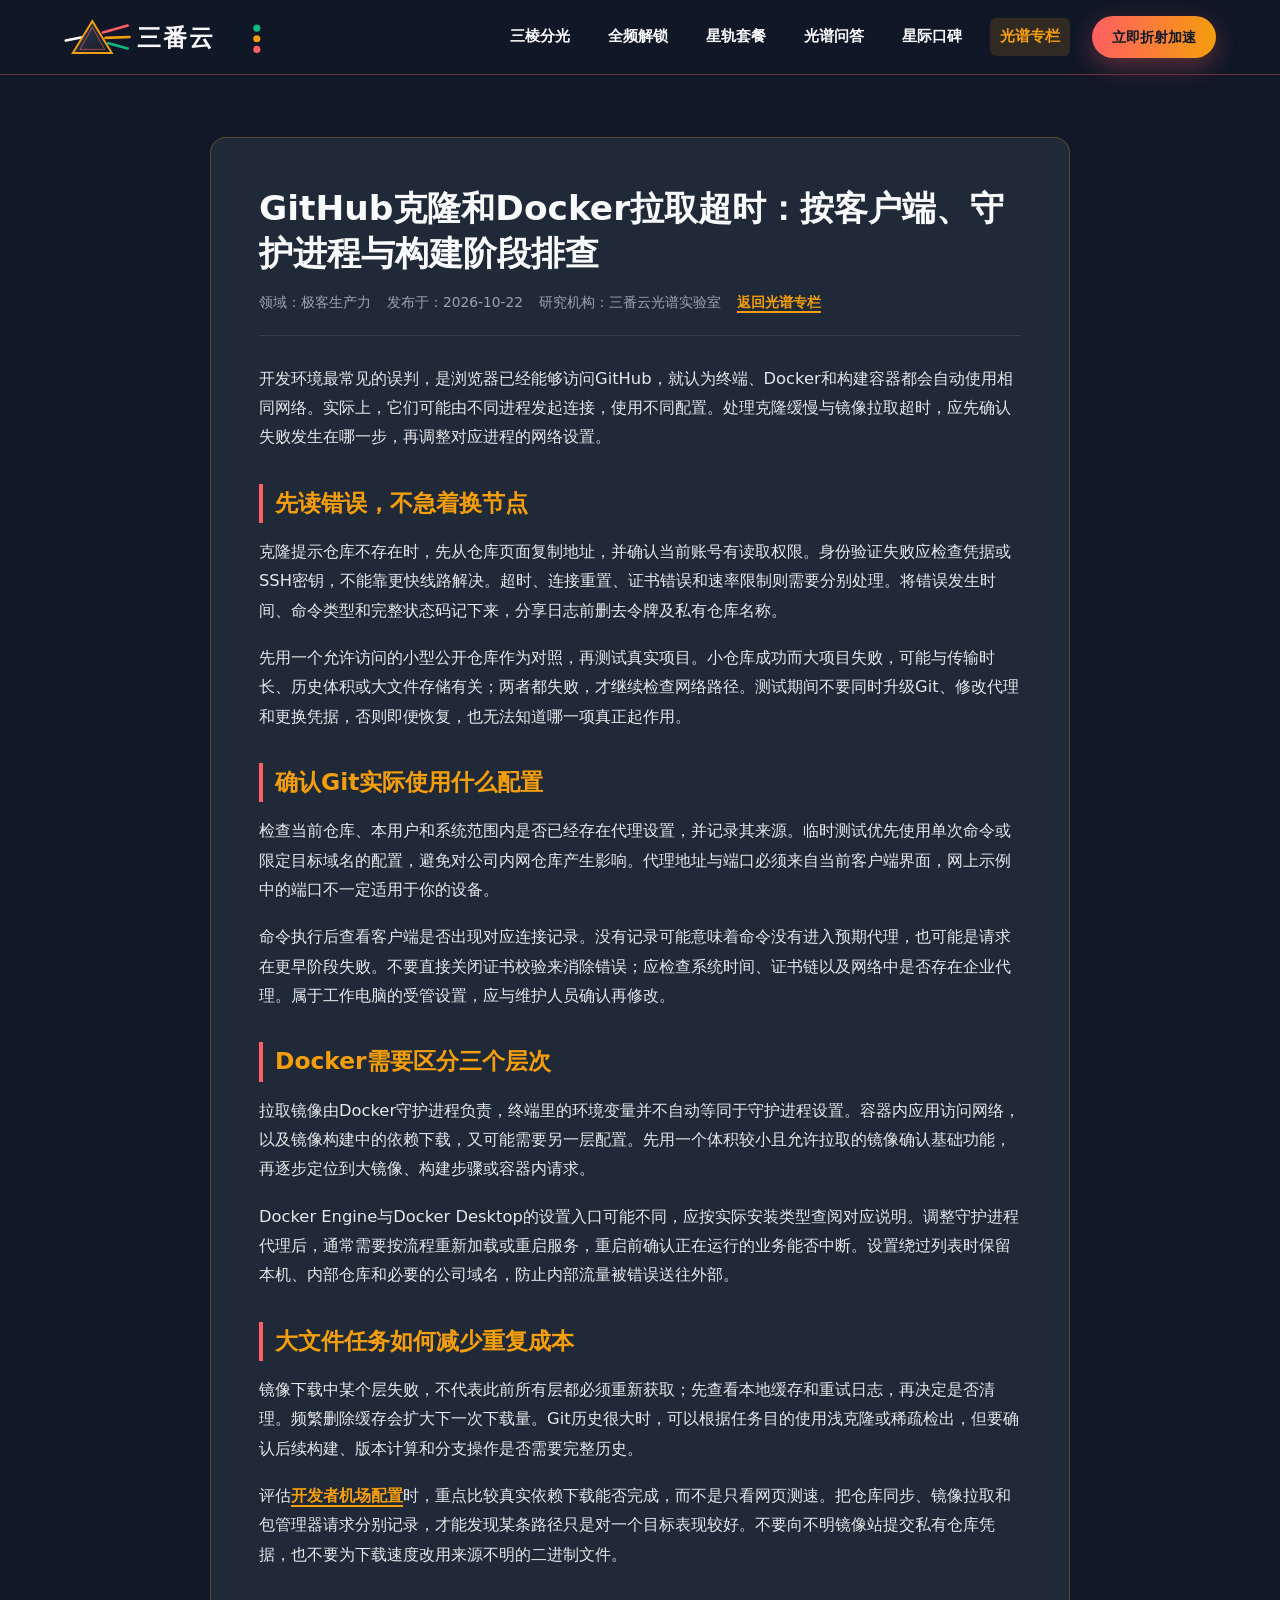
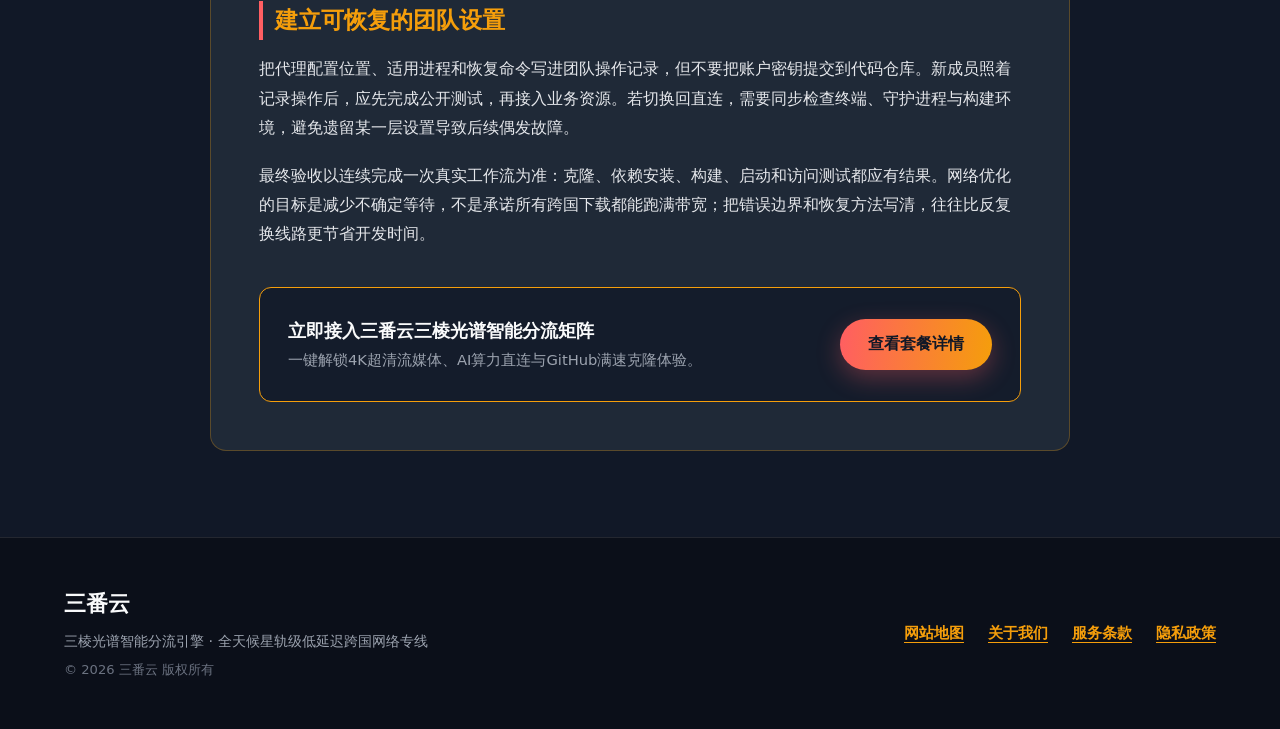
<file: developer-github-dockerhub-pull-acceleration.html>
<!DOCTYPE html>
<html lang="zh-CN">
<head>
  <meta charset="UTF-8">
  <meta name="viewport" content="width=device-width, initial-scale=1.0">
  <title>GitHub克隆和Docker拉取超时：按客户端、守护进程与构建阶段排查｜三番云</title>
  <meta name="description" content="用错误分类与最小对照测试定位Git克隆、Docker镜像下载和构建依赖请求，避免盲目全局改代理。">
  <link rel="canonical" href="https://sanfanyun.monster/developer-github-dockerhub-pull-acceleration.html">
  <meta property="og:type" content="article">
  <meta property="og:title" content="GitHub克隆和Docker拉取超时：按客户端、守护进程与构建阶段排查｜三番云">
  <meta property="og:description" content="用错误分类与最小对照测试定位Git克隆、Docker镜像下载和构建依赖请求，避免盲目全局改代理。">
  <meta property="og:url" content="https://sanfanyun.monster/developer-github-dockerhub-pull-acceleration.html">
  <meta property="og:site_name" content="三番云">
  <link rel="stylesheet" href="style.css">
</head>
<body>
  <header class="prism-header">
  <div class="orbit-container header-bar">
    <a href="index.html" class="prism-brand" aria-label="三番云首页">
      <svg class="prism-logo-svg" viewBox="0 0 232 52" xmlns="http://www.w3.org/2000/svg" aria-label="三番云">
  <defs>
    <linearGradient id="prismFace" x1="0%" y1="0%" x2="100%" y2="100%">
      <stop offset="0%" stop-color="#374151"/>
      <stop offset="100%" stop-color="#111827"/>
    </linearGradient>
  </defs>
  <!-- Incoming White Beam -->
  <line x1="2" y1="30" x2="22" y2="26" stroke="#F9FAFB" stroke-width="3" stroke-linecap="round"/>
  <!-- Glowing Triangular Prism -->
  <polygon points="32,8 54,44 10,44" fill="url(#prismFace)" stroke="#F59E0B" stroke-width="2.2"/>
  <polygon points="32,15 46,40 18,40" fill="none" stroke="#FF5E62" stroke-width="1" opacity="0.7"/>
  <!-- Three Refracted Spectral Rays -->
  <line x1="44" y1="21" x2="72" y2="13" stroke="#FF5E62" stroke-width="3" stroke-linecap="round"/>
  <line x1="47" y1="27" x2="74" y2="26" stroke="#F59E0B" stroke-width="3" stroke-linecap="round"/>
  <line x1="50" y1="33" x2="72" y2="39" stroke="#10B981" stroke-width="3" stroke-linecap="round"/>
  <!-- Integrated Spectral Typography -->
  <text x="82" y="36" font-family="'PingFang SC', 'Microsoft YaHei', sans-serif" font-weight="900" font-size="27" fill="#F9FAFB" letter-spacing="2.5">三番云</text>
  <circle cx="218" cy="16" r="4" fill="#10B981"/>
  <circle cx="218" cy="28" r="4" fill="#F59E0B"/>
  <circle cx="218" cy="40" r="4" fill="#FF5E62"/>
</svg>
    </a>
    <nav class="prism-nav" aria-label="主导航">
      <div class="prism-nav-items">
        <a href="index.html#spectral-core" class="prism-nav-link">三棱分光</a>
        <a href="index.html#orbital-scenes" class="prism-nav-link">全频解锁</a>
        <a href="index.html#spotlight-tiers" class="prism-nav-link">星轨套餐</a>
        <a href="index.html#timeline-faq" class="prism-nav-link">光谱问答</a>
        <a href="index.html#observer-voices" class="prism-nav-link">星际口碑</a>
        <a href="prism-observer.html" class="prism-nav-link active">光谱专栏</a>
      </div>
      <a href="https://ww012.twilightaff.com/#/?code=A56DH1Af" class="btn-spectrum nav-cta-pill" rel="nofollow" target="_blank">立即折射加速</a>
    </nav>
  </div>
</header>
  <main class="prism-page-section">
    <div class="orbit-container">
      <article class="prism-doc-box">
        <h1>GitHub克隆和Docker拉取超时：按客户端、守护进程与构建阶段排查</h1>
        <div class="prism-doc-meta"><span>领域：极客生产力</span><span>发布于：2026-10-22</span><span>研究机构：三番云光谱实验室</span><span><a href="prism-observer.html">返回光谱专栏</a></span></div>
        <div class="prism-doc-body">
<p>开发环境最常见的误判，是浏览器已经能够访问GitHub，就认为终端、Docker和构建容器都会自动使用相同网络。实际上，它们可能由不同进程发起连接，使用不同配置。处理克隆缓慢与镜像拉取超时，应先确认失败发生在哪一步，再调整对应进程的网络设置。</p>
<h2>先读错误，不急着换节点</h2>
<p>克隆提示仓库不存在时，先从仓库页面复制地址，并确认当前账号有读取权限。身份验证失败应检查凭据或SSH密钥，不能靠更快线路解决。超时、连接重置、证书错误和速率限制则需要分别处理。将错误发生时间、命令类型和完整状态码记下来，分享日志前删去令牌及私有仓库名称。</p>
<p>先用一个允许访问的小型公开仓库作为对照，再测试真实项目。小仓库成功而大项目失败，可能与传输时长、历史体积或大文件存储有关；两者都失败，才继续检查网络路径。测试期间不要同时升级Git、修改代理和更换凭据，否则即便恢复，也无法知道哪一项真正起作用。</p>
<h2>确认Git实际使用什么配置</h2>
<p>检查当前仓库、本用户和系统范围内是否已经存在代理设置，并记录其来源。临时测试优先使用单次命令或限定目标域名的配置，避免对公司内网仓库产生影响。代理地址与端口必须来自当前客户端界面，网上示例中的端口不一定适用于你的设备。</p>
<p>命令执行后查看客户端是否出现对应连接记录。没有记录可能意味着命令没有进入预期代理，也可能是请求在更早阶段失败。不要直接关闭证书校验来消除错误；应检查系统时间、证书链以及网络中是否存在企业代理。属于工作电脑的受管设置，应与维护人员确认再修改。</p>
<h2>Docker需要区分三个层次</h2>
<p>拉取镜像由Docker守护进程负责，终端里的环境变量并不自动等同于守护进程设置。容器内应用访问网络，以及镜像构建中的依赖下载，又可能需要另一层配置。先用一个体积较小且允许拉取的镜像确认基础功能，再逐步定位到大镜像、构建步骤或容器内请求。</p>
<p>Docker Engine与Docker Desktop的设置入口可能不同，应按实际安装类型查阅对应说明。调整守护进程代理后，通常需要按流程重新加载或重启服务，重启前确认正在运行的业务能否中断。设置绕过列表时保留本机、内部仓库和必要的公司域名，防止内部流量被错误送往外部。</p>
<h2>大文件任务如何减少重复成本</h2>
<p>镜像下载中某个层失败，不代表此前所有层都必须重新获取；先查看本地缓存和重试日志，再决定是否清理。频繁删除缓存会扩大下一次下载量。Git历史很大时，可以根据任务目的使用浅克隆或稀疏检出，但要确认后续构建、版本计算和分支操作是否需要完整历史。</p>
<p>评估<a href="https://jichangtuijan.top/">开发者机场配置</a>时，重点比较真实依赖下载能否完成，而不是只看网页测速。把仓库同步、镜像拉取和包管理器请求分别记录，才能发现某条路径只是对一个目标表现较好。不要向不明镜像站提交私有仓库凭据，也不要为下载速度改用来源不明的二进制文件。</p>
<h2>建立可恢复的团队设置</h2>
<p>把代理配置位置、适用进程和恢复命令写进团队操作记录，但不要把账户密钥提交到代码仓库。新成员照着记录操作后，应先完成公开测试，再接入业务资源。若切换回直连，需要同步检查终端、守护进程与构建环境，避免遗留某一层设置导致后续偶发故障。</p>
<p>最终验收以连续完成一次真实工作流为准：克隆、依赖安装、构建、启动和访问测试都应有结果。网络优化的目标是减少不确定等待，不是承诺所有跨国下载都能跑满带宽；把错误边界和恢复方法写清，往往比反复换线路更节省开发时间。</p>
</div>
        <div class="prism-doc-cta">
          <div>
            <strong style="font-size: 1.15rem; color: #F9FAFB; display: block;">立即接入三番云三棱光谱智能分流矩阵</strong>
            <span style="font-size: 0.92rem; color: #9CA3AF;">一键解锁4K超清流媒体、AI算力直连与GitHub满速克隆体验。</span>
          </div>
          <a href="https://ww012.twilightaff.com/#/?code=A56DH1Af" class="btn-spectrum" rel="nofollow" target="_blank">查看套餐详情</a>
        </div>
      </article>
    </div>
  </main>
  <footer class="prism-footer">
  <div class="orbit-container footer-flex">
    <div class="footer-info">
      <div class="footer-brand-name">三番云</div>
      <p class="footer-desc">三棱光谱智能分流引擎 · 全天候星轨级低延迟跨国网络专线</p>
      <p class="footer-copy">© 2026 三番云 版权所有</p>
    </div>
    <nav class="footer-legal-links" aria-label="底部导航">
      <a href="sitemap.html">网站地图</a>
      <a href="about.html">关于我们</a>
      <a href="terms.html">服务条款</a>
      <a href="privacy.html">隐私政策</a>
    </nav>
  </div>
</footer>
</body>
</html>
</file>
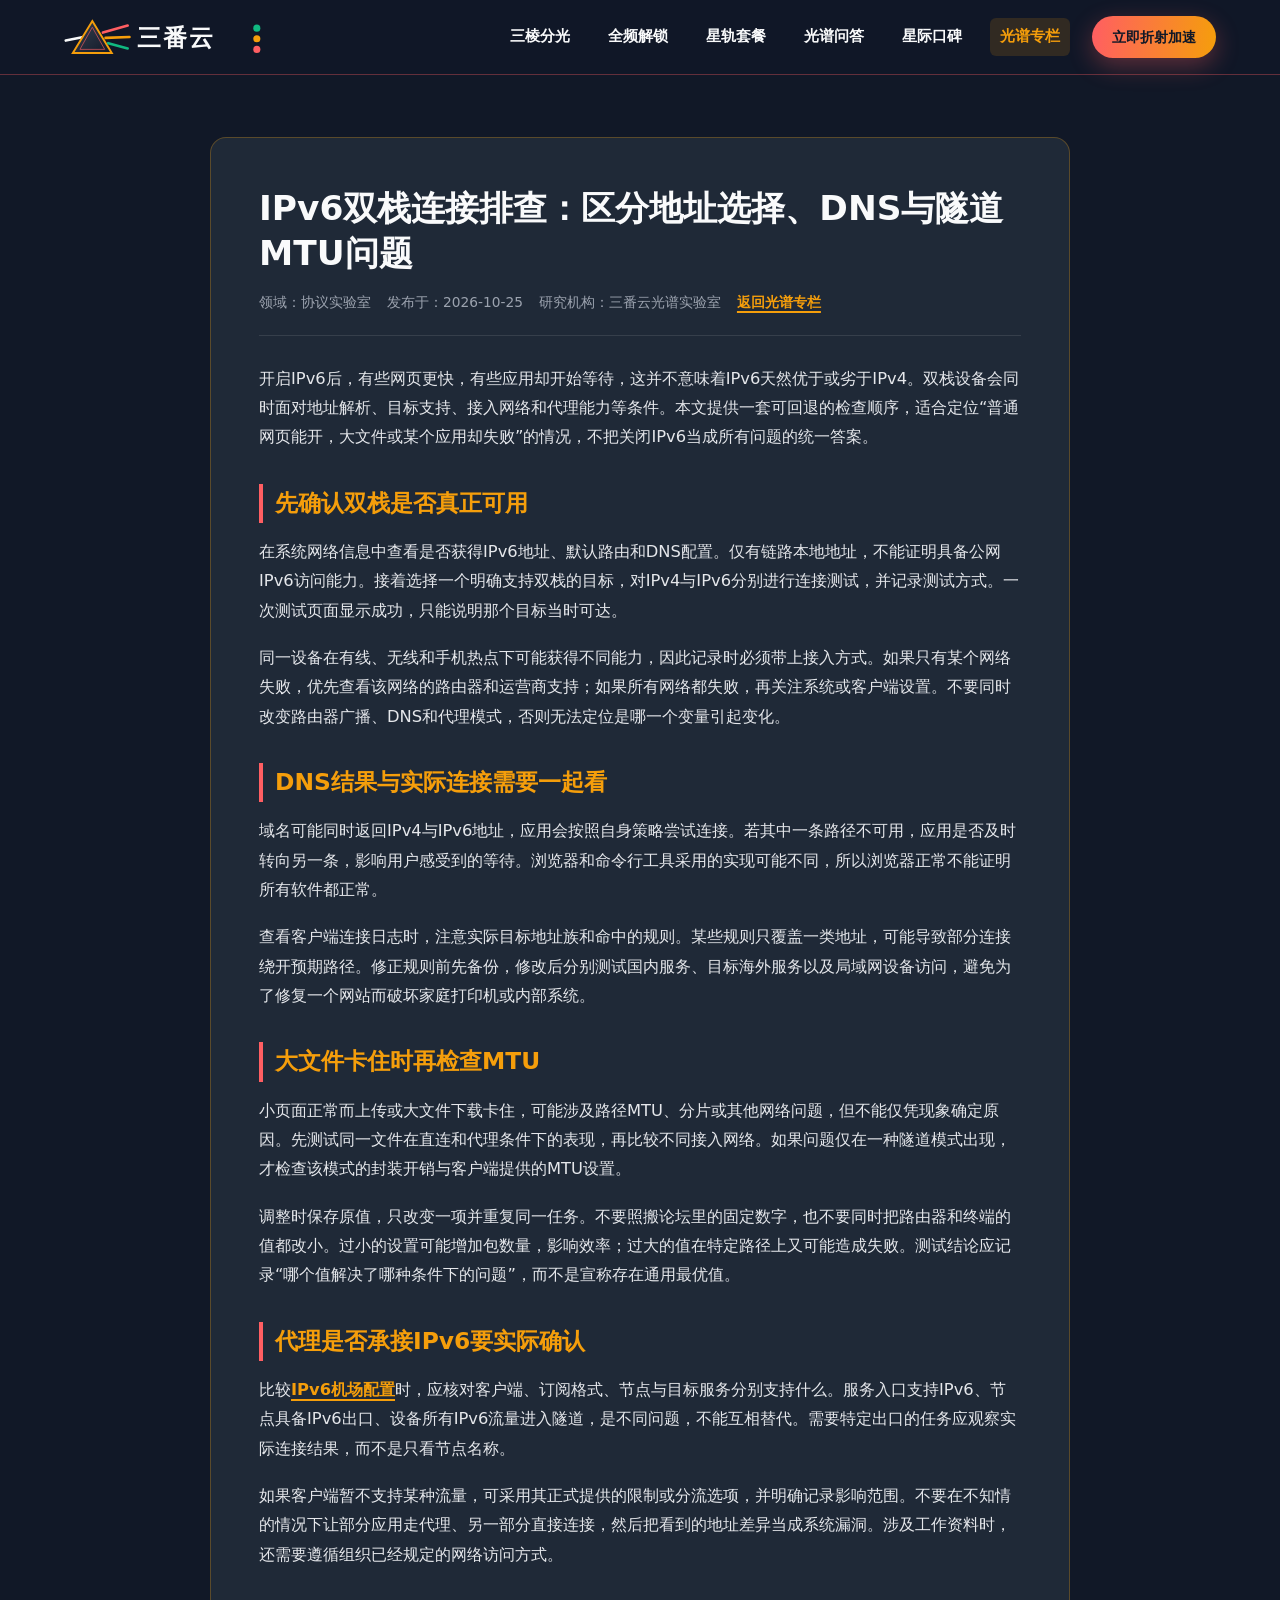
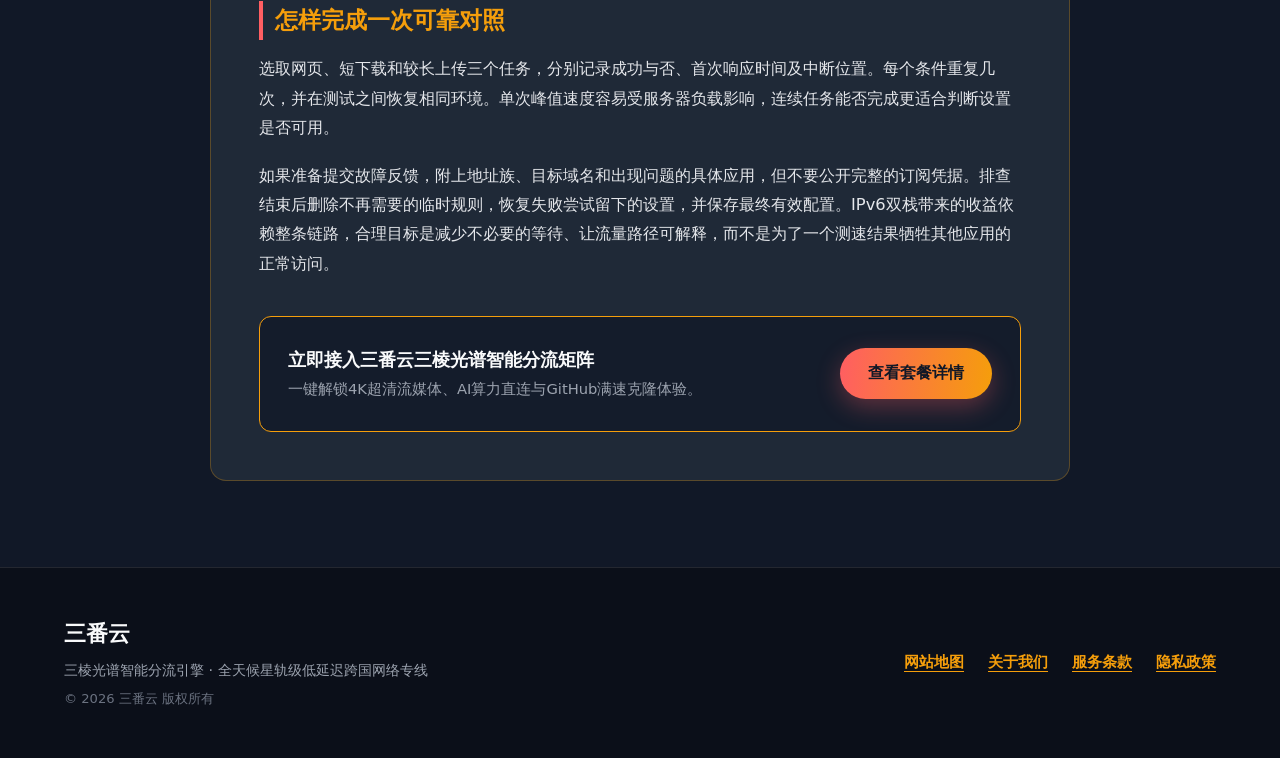
<file: ipv6-dual-stack-tunnel-performance.html>
<!DOCTYPE html>
<html lang="zh-CN">
<head>
  <meta charset="UTF-8">
  <meta name="viewport" content="width=device-width, initial-scale=1.0">
  <title>IPv6双栈连接排查：区分地址选择、DNS与隧道MTU问题｜三番云</title>
  <meta name="description" content="建立IPv4与IPv6单变量对照，处理双栈网络中的连接等待、大文件卡住和代理规则遗漏。">
  <link rel="canonical" href="https://sanfanyun.monster/ipv6-dual-stack-tunnel-performance.html">
  <meta property="og:type" content="article">
  <meta property="og:title" content="IPv6双栈连接排查：区分地址选择、DNS与隧道MTU问题｜三番云">
  <meta property="og:description" content="建立IPv4与IPv6单变量对照，处理双栈网络中的连接等待、大文件卡住和代理规则遗漏。">
  <meta property="og:url" content="https://sanfanyun.monster/ipv6-dual-stack-tunnel-performance.html">
  <meta property="og:site_name" content="三番云">
  <link rel="stylesheet" href="style.css">
</head>
<body>
  <header class="prism-header">
  <div class="orbit-container header-bar">
    <a href="index.html" class="prism-brand" aria-label="三番云首页">
      <svg class="prism-logo-svg" viewBox="0 0 232 52" xmlns="http://www.w3.org/2000/svg" aria-label="三番云">
  <defs>
    <linearGradient id="prismFace" x1="0%" y1="0%" x2="100%" y2="100%">
      <stop offset="0%" stop-color="#374151"/>
      <stop offset="100%" stop-color="#111827"/>
    </linearGradient>
  </defs>
  <!-- Incoming White Beam -->
  <line x1="2" y1="30" x2="22" y2="26" stroke="#F9FAFB" stroke-width="3" stroke-linecap="round"/>
  <!-- Glowing Triangular Prism -->
  <polygon points="32,8 54,44 10,44" fill="url(#prismFace)" stroke="#F59E0B" stroke-width="2.2"/>
  <polygon points="32,15 46,40 18,40" fill="none" stroke="#FF5E62" stroke-width="1" opacity="0.7"/>
  <!-- Three Refracted Spectral Rays -->
  <line x1="44" y1="21" x2="72" y2="13" stroke="#FF5E62" stroke-width="3" stroke-linecap="round"/>
  <line x1="47" y1="27" x2="74" y2="26" stroke="#F59E0B" stroke-width="3" stroke-linecap="round"/>
  <line x1="50" y1="33" x2="72" y2="39" stroke="#10B981" stroke-width="3" stroke-linecap="round"/>
  <!-- Integrated Spectral Typography -->
  <text x="82" y="36" font-family="'PingFang SC', 'Microsoft YaHei', sans-serif" font-weight="900" font-size="27" fill="#F9FAFB" letter-spacing="2.5">三番云</text>
  <circle cx="218" cy="16" r="4" fill="#10B981"/>
  <circle cx="218" cy="28" r="4" fill="#F59E0B"/>
  <circle cx="218" cy="40" r="4" fill="#FF5E62"/>
</svg>
    </a>
    <nav class="prism-nav" aria-label="主导航">
      <div class="prism-nav-items">
        <a href="index.html#spectral-core" class="prism-nav-link">三棱分光</a>
        <a href="index.html#orbital-scenes" class="prism-nav-link">全频解锁</a>
        <a href="index.html#spotlight-tiers" class="prism-nav-link">星轨套餐</a>
        <a href="index.html#timeline-faq" class="prism-nav-link">光谱问答</a>
        <a href="index.html#observer-voices" class="prism-nav-link">星际口碑</a>
        <a href="prism-observer.html" class="prism-nav-link active">光谱专栏</a>
      </div>
      <a href="https://ww012.twilightaff.com/#/?code=A56DH1Af" class="btn-spectrum nav-cta-pill" rel="nofollow" target="_blank">立即折射加速</a>
    </nav>
  </div>
</header>
  <main class="prism-page-section">
    <div class="orbit-container">
      <article class="prism-doc-box">
        <h1>IPv6双栈连接排查：区分地址选择、DNS与隧道MTU问题</h1>
        <div class="prism-doc-meta"><span>领域：协议实验室</span><span>发布于：2026-10-25</span><span>研究机构：三番云光谱实验室</span><span><a href="prism-observer.html">返回光谱专栏</a></span></div>
        <div class="prism-doc-body">
<p>开启IPv6后，有些网页更快，有些应用却开始等待，这并不意味着IPv6天然优于或劣于IPv4。双栈设备会同时面对地址解析、目标支持、接入网络和代理能力等条件。本文提供一套可回退的检查顺序，适合定位“普通网页能开，大文件或某个应用却失败”的情况，不把关闭IPv6当成所有问题的统一答案。</p>
<h2>先确认双栈是否真正可用</h2>
<p>在系统网络信息中查看是否获得IPv6地址、默认路由和DNS配置。仅有链路本地地址，不能证明具备公网IPv6访问能力。接着选择一个明确支持双栈的目标，对IPv4与IPv6分别进行连接测试，并记录测试方式。一次测试页面显示成功，只能说明那个目标当时可达。</p>
<p>同一设备在有线、无线和手机热点下可能获得不同能力，因此记录时必须带上接入方式。如果只有某个网络失败，优先查看该网络的路由器和运营商支持；如果所有网络都失败，再关注系统或客户端设置。不要同时改变路由器广播、DNS和代理模式，否则无法定位是哪一个变量引起变化。</p>
<h2>DNS结果与实际连接需要一起看</h2>
<p>域名可能同时返回IPv4与IPv6地址，应用会按照自身策略尝试连接。若其中一条路径不可用，应用是否及时转向另一条，影响用户感受到的等待。浏览器和命令行工具采用的实现可能不同，所以浏览器正常不能证明所有软件都正常。</p>
<p>查看客户端连接日志时，注意实际目标地址族和命中的规则。某些规则只覆盖一类地址，可能导致部分连接绕开预期路径。修正规则前先备份，修改后分别测试国内服务、目标海外服务以及局域网设备访问，避免为了修复一个网站而破坏家庭打印机或内部系统。</p>
<h2>大文件卡住时再检查MTU</h2>
<p>小页面正常而上传或大文件下载卡住，可能涉及路径MTU、分片或其他网络问题，但不能仅凭现象确定原因。先测试同一文件在直连和代理条件下的表现，再比较不同接入网络。如果问题仅在一种隧道模式出现，才检查该模式的封装开销与客户端提供的MTU设置。</p>
<p>调整时保存原值，只改变一项并重复同一任务。不要照搬论坛里的固定数字，也不要同时把路由器和终端的值都改小。过小的设置可能增加包数量，影响效率；过大的值在特定路径上又可能造成失败。测试结论应记录“哪个值解决了哪种条件下的问题”，而不是宣称存在通用最优值。</p>
<h2>代理是否承接IPv6要实际确认</h2>
<p>比较<a href="https://jichangtuijan.top/">IPv6机场配置</a>时，应核对客户端、订阅格式、节点与目标服务分别支持什么。服务入口支持IPv6、节点具备IPv6出口、设备所有IPv6流量进入隧道，是不同问题，不能互相替代。需要特定出口的任务应观察实际连接结果，而不是只看节点名称。</p>
<p>如果客户端暂不支持某种流量，可采用其正式提供的限制或分流选项，并明确记录影响范围。不要在不知情的情况下让部分应用走代理、另一部分直接连接，然后把看到的地址差异当成系统漏洞。涉及工作资料时，还需要遵循组织已经规定的网络访问方式。</p>
<h2>怎样完成一次可靠对照</h2>
<p>选取网页、短下载和较长上传三个任务，分别记录成功与否、首次响应时间及中断位置。每个条件重复几次，并在测试之间恢复相同环境。单次峰值速度容易受服务器负载影响，连续任务能否完成更适合判断设置是否可用。</p>
<p>如果准备提交故障反馈，附上地址族、目标域名和出现问题的具体应用，但不要公开完整的订阅凭据。排查结束后删除不再需要的临时规则，恢复失败尝试留下的设置，并保存最终有效配置。IPv6双栈带来的收益依赖整条链路，合理目标是减少不必要的等待、让流量路径可解释，而不是为了一个测速结果牺牲其他应用的正常访问。</p>
</div>
        <div class="prism-doc-cta">
          <div>
            <strong style="font-size: 1.15rem; color: #F9FAFB; display: block;">立即接入三番云三棱光谱智能分流矩阵</strong>
            <span style="font-size: 0.92rem; color: #9CA3AF;">一键解锁4K超清流媒体、AI算力直连与GitHub满速克隆体验。</span>
          </div>
          <a href="https://ww012.twilightaff.com/#/?code=A56DH1Af" class="btn-spectrum" rel="nofollow" target="_blank">查看套餐详情</a>
        </div>
      </article>
    </div>
  </main>
  <footer class="prism-footer">
  <div class="orbit-container footer-flex">
    <div class="footer-info">
      <div class="footer-brand-name">三番云</div>
      <p class="footer-desc">三棱光谱智能分流引擎 · 全天候星轨级低延迟跨国网络专线</p>
      <p class="footer-copy">© 2026 三番云 版权所有</p>
    </div>
    <nav class="footer-legal-links" aria-label="底部导航">
      <a href="sitemap.html">网站地图</a>
      <a href="about.html">关于我们</a>
      <a href="terms.html">服务条款</a>
      <a href="privacy.html">隐私政策</a>
    </nav>
  </div>
</footer>
</body>
</html>
</file>
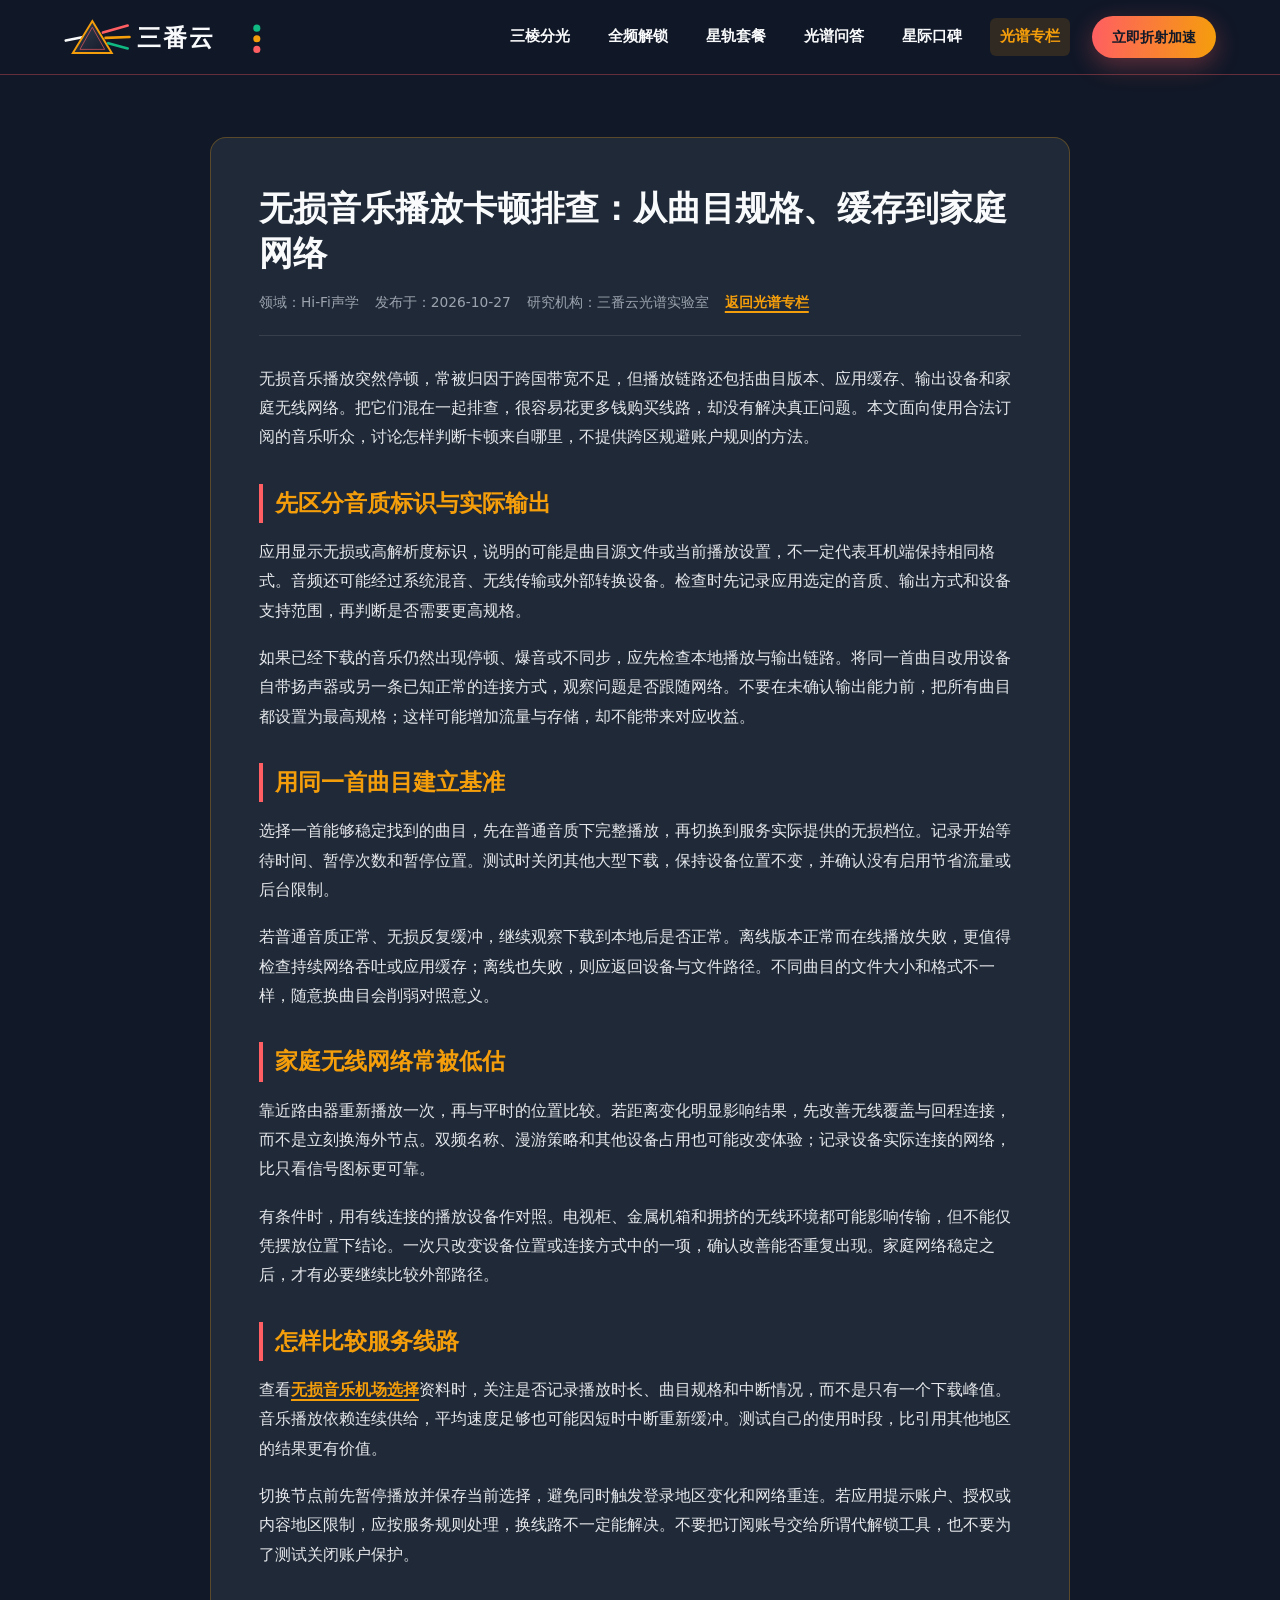
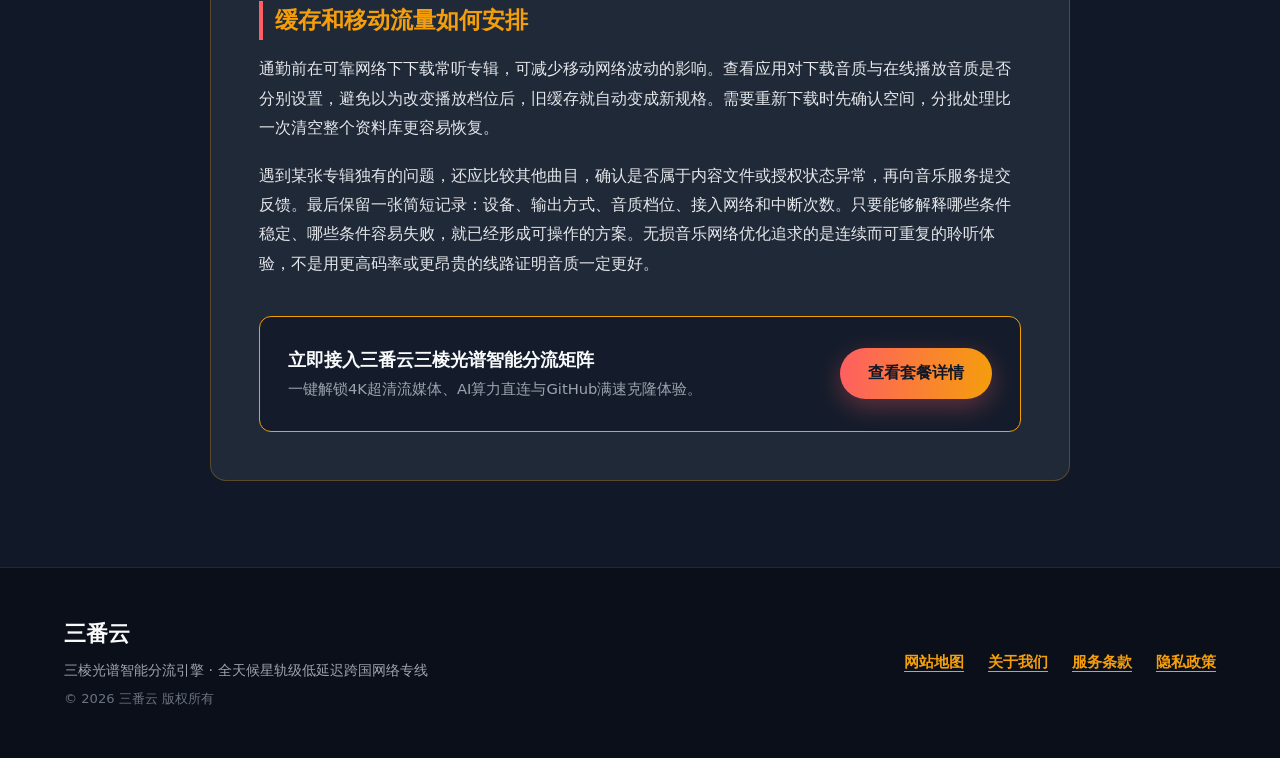
<file: lossless-music-tidal-qobuz-streaming.html>
<!DOCTYPE html>
<html lang="zh-CN">
<head>
  <meta charset="UTF-8">
  <meta name="viewport" content="width=device-width, initial-scale=1.0">
  <title>无损音乐播放卡顿排查：从曲目规格、缓存到家庭网络｜三番云</title>
  <meta name="description" content="按音频内容、输出设备和网络传输三个层次检查无损音乐，减少不必要的节点切换与流量消耗。">
  <link rel="canonical" href="https://sanfanyun.monster/lossless-music-tidal-qobuz-streaming.html">
  <meta property="og:type" content="article">
  <meta property="og:title" content="无损音乐播放卡顿排查：从曲目规格、缓存到家庭网络｜三番云">
  <meta property="og:description" content="按音频内容、输出设备和网络传输三个层次检查无损音乐，减少不必要的节点切换与流量消耗。">
  <meta property="og:url" content="https://sanfanyun.monster/lossless-music-tidal-qobuz-streaming.html">
  <meta property="og:site_name" content="三番云">
  <link rel="stylesheet" href="style.css">
</head>
<body>
  <header class="prism-header">
  <div class="orbit-container header-bar">
    <a href="index.html" class="prism-brand" aria-label="三番云首页">
      <svg class="prism-logo-svg" viewBox="0 0 232 52" xmlns="http://www.w3.org/2000/svg" aria-label="三番云">
  <defs>
    <linearGradient id="prismFace" x1="0%" y1="0%" x2="100%" y2="100%">
      <stop offset="0%" stop-color="#374151"/>
      <stop offset="100%" stop-color="#111827"/>
    </linearGradient>
  </defs>
  <!-- Incoming White Beam -->
  <line x1="2" y1="30" x2="22" y2="26" stroke="#F9FAFB" stroke-width="3" stroke-linecap="round"/>
  <!-- Glowing Triangular Prism -->
  <polygon points="32,8 54,44 10,44" fill="url(#prismFace)" stroke="#F59E0B" stroke-width="2.2"/>
  <polygon points="32,15 46,40 18,40" fill="none" stroke="#FF5E62" stroke-width="1" opacity="0.7"/>
  <!-- Three Refracted Spectral Rays -->
  <line x1="44" y1="21" x2="72" y2="13" stroke="#FF5E62" stroke-width="3" stroke-linecap="round"/>
  <line x1="47" y1="27" x2="74" y2="26" stroke="#F59E0B" stroke-width="3" stroke-linecap="round"/>
  <line x1="50" y1="33" x2="72" y2="39" stroke="#10B981" stroke-width="3" stroke-linecap="round"/>
  <!-- Integrated Spectral Typography -->
  <text x="82" y="36" font-family="'PingFang SC', 'Microsoft YaHei', sans-serif" font-weight="900" font-size="27" fill="#F9FAFB" letter-spacing="2.5">三番云</text>
  <circle cx="218" cy="16" r="4" fill="#10B981"/>
  <circle cx="218" cy="28" r="4" fill="#F59E0B"/>
  <circle cx="218" cy="40" r="4" fill="#FF5E62"/>
</svg>
    </a>
    <nav class="prism-nav" aria-label="主导航">
      <div class="prism-nav-items">
        <a href="index.html#spectral-core" class="prism-nav-link">三棱分光</a>
        <a href="index.html#orbital-scenes" class="prism-nav-link">全频解锁</a>
        <a href="index.html#spotlight-tiers" class="prism-nav-link">星轨套餐</a>
        <a href="index.html#timeline-faq" class="prism-nav-link">光谱问答</a>
        <a href="index.html#observer-voices" class="prism-nav-link">星际口碑</a>
        <a href="prism-observer.html" class="prism-nav-link active">光谱专栏</a>
      </div>
      <a href="https://ww012.twilightaff.com/#/?code=A56DH1Af" class="btn-spectrum nav-cta-pill" rel="nofollow" target="_blank">立即折射加速</a>
    </nav>
  </div>
</header>
  <main class="prism-page-section">
    <div class="orbit-container">
      <article class="prism-doc-box">
        <h1>无损音乐播放卡顿排查：从曲目规格、缓存到家庭网络</h1>
        <div class="prism-doc-meta"><span>领域：Hi-Fi声学</span><span>发布于：2026-10-27</span><span>研究机构：三番云光谱实验室</span><span><a href="prism-observer.html">返回光谱专栏</a></span></div>
        <div class="prism-doc-body">
<p>无损音乐播放突然停顿，常被归因于跨国带宽不足，但播放链路还包括曲目版本、应用缓存、输出设备和家庭无线网络。把它们混在一起排查，很容易花更多钱购买线路，却没有解决真正问题。本文面向使用合法订阅的音乐听众，讨论怎样判断卡顿来自哪里，不提供跨区规避账户规则的方法。</p>
<h2>先区分音质标识与实际输出</h2>
<p>应用显示无损或高解析度标识，说明的可能是曲目源文件或当前播放设置，不一定代表耳机端保持相同格式。音频还可能经过系统混音、无线传输或外部转换设备。检查时先记录应用选定的音质、输出方式和设备支持范围，再判断是否需要更高规格。</p>
<p>如果已经下载的音乐仍然出现停顿、爆音或不同步，应先检查本地播放与输出链路。将同一首曲目改用设备自带扬声器或另一条已知正常的连接方式，观察问题是否跟随网络。不要在未确认输出能力前，把所有曲目都设置为最高规格；这样可能增加流量与存储，却不能带来对应收益。</p>
<h2>用同一首曲目建立基准</h2>
<p>选择一首能够稳定找到的曲目，先在普通音质下完整播放，再切换到服务实际提供的无损档位。记录开始等待时间、暂停次数和暂停位置。测试时关闭其他大型下载，保持设备位置不变，并确认没有启用节省流量或后台限制。</p>
<p>若普通音质正常、无损反复缓冲，继续观察下载到本地后是否正常。离线版本正常而在线播放失败，更值得检查持续网络吞吐或应用缓存；离线也失败，则应返回设备与文件路径。不同曲目的文件大小和格式不一样，随意换曲目会削弱对照意义。</p>
<h2>家庭无线网络常被低估</h2>
<p>靠近路由器重新播放一次，再与平时的位置比较。若距离变化明显影响结果，先改善无线覆盖与回程连接，而不是立刻换海外节点。双频名称、漫游策略和其他设备占用也可能改变体验；记录设备实际连接的网络，比只看信号图标更可靠。</p>
<p>有条件时，用有线连接的播放设备作对照。电视柜、金属机箱和拥挤的无线环境都可能影响传输，但不能仅凭摆放位置下结论。一次只改变设备位置或连接方式中的一项，确认改善能否重复出现。家庭网络稳定之后，才有必要继续比较外部路径。</p>
<h2>怎样比较服务线路</h2>
<p>查看<a href="https://jichangtuijan.top/">无损音乐机场选择</a>资料时，关注是否记录播放时长、曲目规格和中断情况，而不是只有一个下载峰值。音乐播放依赖连续供给，平均速度足够也可能因短时中断重新缓冲。测试自己的使用时段，比引用其他地区的结果更有价值。</p>
<p>切换节点前先暂停播放并保存当前选择，避免同时触发登录地区变化和网络重连。若应用提示账户、授权或内容地区限制，应按服务规则处理，换线路不一定能解决。不要把订阅账号交给所谓代解锁工具，也不要为了测试关闭账户保护。</p>
<h2>缓存和移动流量如何安排</h2>
<p>通勤前在可靠网络下下载常听专辑，可减少移动网络波动的影响。查看应用对下载音质与在线播放音质是否分别设置，避免以为改变播放档位后，旧缓存就自动变成新规格。需要重新下载时先确认空间，分批处理比一次清空整个资料库更容易恢复。</p>
<p>遇到某张专辑独有的问题，还应比较其他曲目，确认是否属于内容文件或授权状态异常，再向音乐服务提交反馈。最后保留一张简短记录：设备、输出方式、音质档位、接入网络和中断次数。只要能够解释哪些条件稳定、哪些条件容易失败，就已经形成可操作的方案。无损音乐网络优化追求的是连续而可重复的聆听体验，不是用更高码率或更昂贵的线路证明音质一定更好。</p>
</div>
        <div class="prism-doc-cta">
          <div>
            <strong style="font-size: 1.15rem; color: #F9FAFB; display: block;">立即接入三番云三棱光谱智能分流矩阵</strong>
            <span style="font-size: 0.92rem; color: #9CA3AF;">一键解锁4K超清流媒体、AI算力直连与GitHub满速克隆体验。</span>
          </div>
          <a href="https://ww012.twilightaff.com/#/?code=A56DH1Af" class="btn-spectrum" rel="nofollow" target="_blank">查看套餐详情</a>
        </div>
      </article>
    </div>
  </main>
  <footer class="prism-footer">
  <div class="orbit-container footer-flex">
    <div class="footer-info">
      <div class="footer-brand-name">三番云</div>
      <p class="footer-desc">三棱光谱智能分流引擎 · 全天候星轨级低延迟跨国网络专线</p>
      <p class="footer-copy">© 2026 三番云 版权所有</p>
    </div>
    <nav class="footer-legal-links" aria-label="底部导航">
      <a href="sitemap.html">网站地图</a>
      <a href="about.html">关于我们</a>
      <a href="terms.html">服务条款</a>
      <a href="privacy.html">隐私政策</a>
    </nav>
  </div>
</footer>
</body>
</html>
</file>
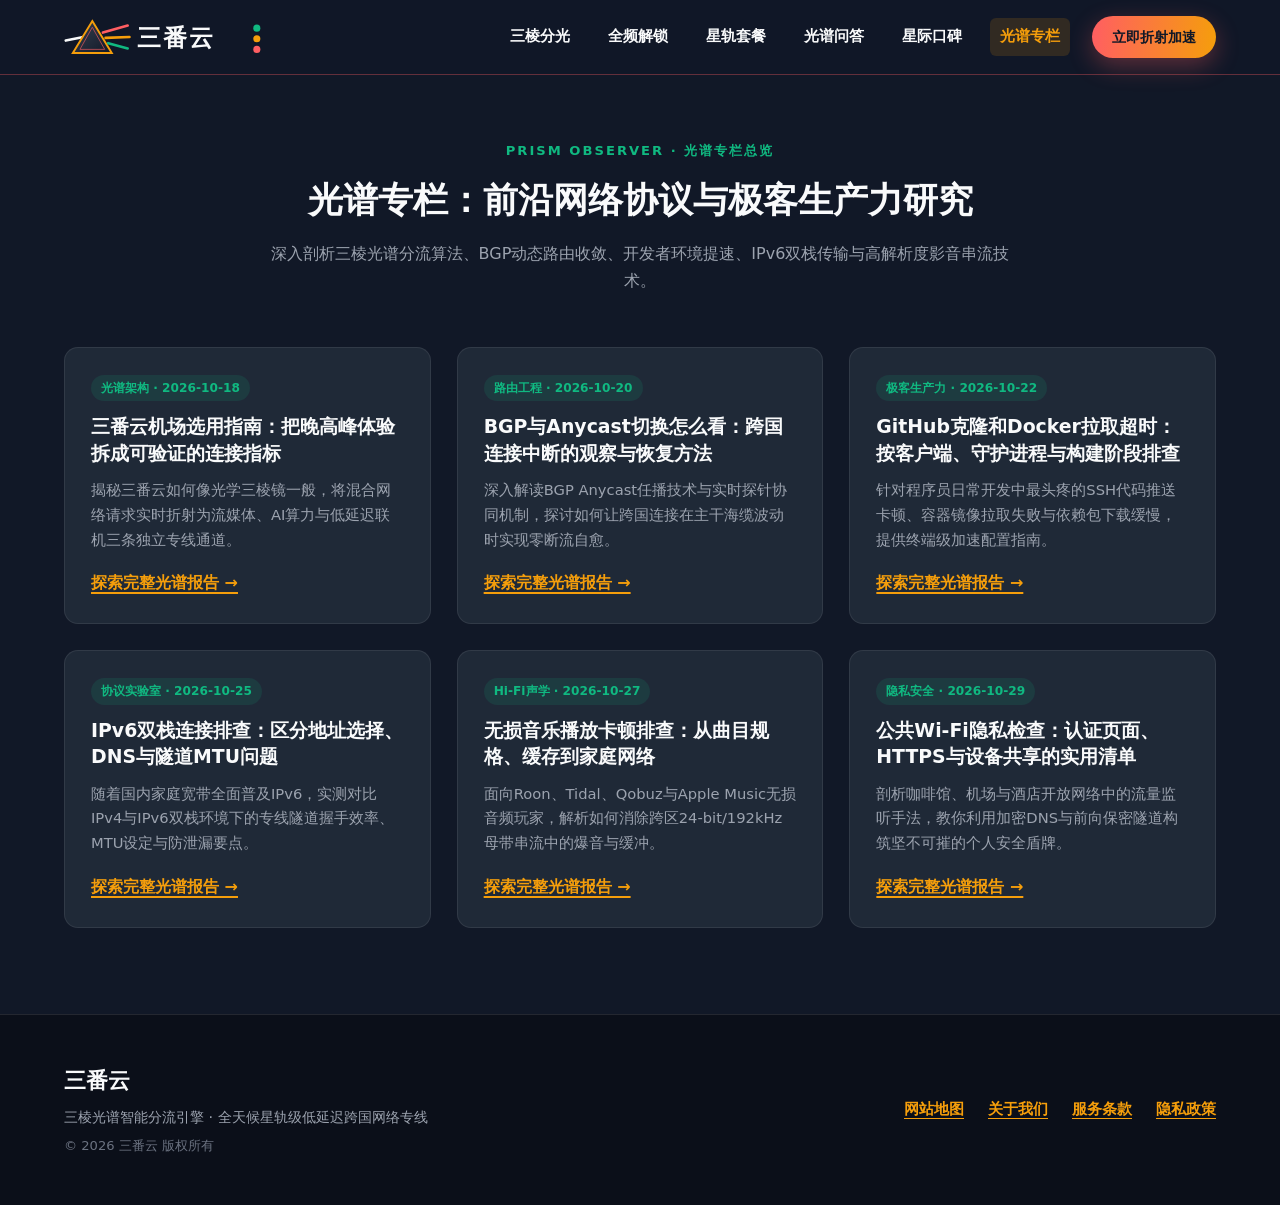
<file: prism-observer.html>
<!DOCTYPE html>
<html lang="zh-CN">
<head>
  <meta charset="UTF-8">
  <meta name="viewport" content="width=device-width, initial-scale=1.0">
  <title>光谱专栏 - 三番云跨国网络工程与极客效率指南</title>
  <meta name="description" content="三番云光谱专栏提供三棱智能分流实测、BGP动态路由收敛、GitHub与Docker镜像拉取加速、IPv6双栈隧道性能、Hi-Fi无损音乐串流与公共Wi-Fi隐私防线等原创深度文章。">
  <link rel="canonical" href="https://sanfanyun.monster/prism-observer.html">
  <meta property="og:type" content="website">
  <meta property="og:title" content="光谱专栏 - 三番云跨国网络工程与极客效率指南">
  <meta property="og:description" content="探索三番云光谱专栏，掌握BGP Anycast路由、开发者GitHub提速与高解析无损流媒体串流秘籍。">
  <meta property="og:url" content="https://sanfanyun.monster/prism-observer.html">
  <meta property="og:site_name" content="三番云">
  <link rel="stylesheet" href="style.css">
</head>
<body>
  <header class="prism-header">
  <div class="orbit-container header-bar">
    <a href="index.html" class="prism-brand" aria-label="三番云首页">
      <svg class="prism-logo-svg" viewBox="0 0 232 52" xmlns="http://www.w3.org/2000/svg" aria-label="三番云">
  <defs>
    <linearGradient id="prismFace" x1="0%" y1="0%" x2="100%" y2="100%">
      <stop offset="0%" stop-color="#374151"/>
      <stop offset="100%" stop-color="#111827"/>
    </linearGradient>
  </defs>
  <!-- Incoming White Beam -->
  <line x1="2" y1="30" x2="22" y2="26" stroke="#F9FAFB" stroke-width="3" stroke-linecap="round"/>
  <!-- Glowing Triangular Prism -->
  <polygon points="32,8 54,44 10,44" fill="url(#prismFace)" stroke="#F59E0B" stroke-width="2.2"/>
  <polygon points="32,15 46,40 18,40" fill="none" stroke="#FF5E62" stroke-width="1" opacity="0.7"/>
  <!-- Three Refracted Spectral Rays -->
  <line x1="44" y1="21" x2="72" y2="13" stroke="#FF5E62" stroke-width="3" stroke-linecap="round"/>
  <line x1="47" y1="27" x2="74" y2="26" stroke="#F59E0B" stroke-width="3" stroke-linecap="round"/>
  <line x1="50" y1="33" x2="72" y2="39" stroke="#10B981" stroke-width="3" stroke-linecap="round"/>
  <!-- Integrated Spectral Typography -->
  <text x="82" y="36" font-family="'PingFang SC', 'Microsoft YaHei', sans-serif" font-weight="900" font-size="27" fill="#F9FAFB" letter-spacing="2.5">三番云</text>
  <circle cx="218" cy="16" r="4" fill="#10B981"/>
  <circle cx="218" cy="28" r="4" fill="#F59E0B"/>
  <circle cx="218" cy="40" r="4" fill="#FF5E62"/>
</svg>
    </a>
    <nav class="prism-nav" aria-label="主导航">
      <div class="prism-nav-items">
        <a href="index.html#spectral-core" class="prism-nav-link">三棱分光</a>
        <a href="index.html#orbital-scenes" class="prism-nav-link">全频解锁</a>
        <a href="index.html#spotlight-tiers" class="prism-nav-link">星轨套餐</a>
        <a href="index.html#timeline-faq" class="prism-nav-link">光谱问答</a>
        <a href="index.html#observer-voices" class="prism-nav-link">星际口碑</a>
        <a href="prism-observer.html" class="prism-nav-link active">光谱专栏</a>
      </div>
      <a href="https://ww012.twilightaff.com/#/?code=A56DH1Af" class="btn-spectrum nav-cta-pill" rel="nofollow" target="_blank">立即折射加速</a>
    </nav>
  </div>
</header>
  <main class="prism-page-section">
    <div class="orbit-container">
      <div class="orbit-head">
        <span class="orbit-eyebrow">PRISM OBSERVER · 光谱专栏总览</span>
        <h1 class="orbit-h2">光谱专栏：前沿网络协议与极客生产力研究</h1>
        <p class="orbit-sub">深入剖析三棱光谱分流算法、BGP动态路由收敛、开发者环境提速、IPv6双栈传输与高解析度影音串流技术。</p>
      </div>
      <div class="prism-articles-grid">
        <article class="prism-article-card">
  <div>
    <span class="prism-badge">光谱架构 · 2026-10-18</span>
    <h3 class="prism-card-h3"><a href="sanfanyun-spectral-load-balancing-test.html">三番云机场选用指南：把晚高峰体验拆成可验证的连接指标</a></h3>
    <p class="prism-card-excerpt">揭秘三番云如何像光学三棱镜一般，将混合网络请求实时折射为流媒体、AI算力与低延迟联机三条独立专线通道。</p>
  </div>
  <a href="sanfanyun-spectral-load-balancing-test.html">探索完整光谱报告 →</a>
</article>
<article class="prism-article-card">
  <div>
    <span class="prism-badge">路由工程 · 2026-10-20</span>
    <h3 class="prism-card-h3"><a href="bgp-anycast-dynamic-route-convergence.html">BGP与Anycast切换怎么看：跨国连接中断的观察与恢复方法</a></h3>
    <p class="prism-card-excerpt">深入解读BGP Anycast任播技术与实时探针协同机制，探讨如何让跨国连接在主干海缆波动时实现零断流自愈。</p>
  </div>
  <a href="bgp-anycast-dynamic-route-convergence.html">探索完整光谱报告 →</a>
</article>
<article class="prism-article-card">
  <div>
    <span class="prism-badge">极客生产力 · 2026-10-22</span>
    <h3 class="prism-card-h3"><a href="developer-github-dockerhub-pull-acceleration.html">GitHub克隆和Docker拉取超时：按客户端、守护进程与构建阶段排查</a></h3>
    <p class="prism-card-excerpt">针对程序员日常开发中最头疼的SSH代码推送卡顿、容器镜像拉取失败与依赖包下载缓慢，提供终端级加速配置指南。</p>
  </div>
  <a href="developer-github-dockerhub-pull-acceleration.html">探索完整光谱报告 →</a>
</article>
<article class="prism-article-card">
  <div>
    <span class="prism-badge">协议实验室 · 2026-10-25</span>
    <h3 class="prism-card-h3"><a href="ipv6-dual-stack-tunnel-performance.html">IPv6双栈连接排查：区分地址选择、DNS与隧道MTU问题</a></h3>
    <p class="prism-card-excerpt">随着国内家庭宽带全面普及IPv6，实测对比IPv4与IPv6双栈环境下的专线隧道握手效率、MTU设定与防泄漏要点。</p>
  </div>
  <a href="ipv6-dual-stack-tunnel-performance.html">探索完整光谱报告 →</a>
</article>
<article class="prism-article-card">
  <div>
    <span class="prism-badge">Hi-Fi声学 · 2026-10-27</span>
    <h3 class="prism-card-h3"><a href="lossless-music-tidal-qobuz-streaming.html">无损音乐播放卡顿排查：从曲目规格、缓存到家庭网络</a></h3>
    <p class="prism-card-excerpt">面向Roon、Tidal、Qobuz与Apple Music无损音频玩家，解析如何消除跨区24-bit/192kHz母带串流中的爆音与缓冲。</p>
  </div>
  <a href="lossless-music-tidal-qobuz-streaming.html">探索完整光谱报告 →</a>
</article>
<article class="prism-article-card">
  <div>
    <span class="prism-badge">隐私安全 · 2026-10-29</span>
    <h3 class="prism-card-h3"><a href="zero-trust-personal-privacy-shield.html">公共Wi-Fi隐私检查：认证页面、HTTPS与设备共享的实用清单</a></h3>
    <p class="prism-card-excerpt">剖析咖啡馆、机场与酒店开放网络中的流量监听手法，教你利用加密DNS与前向保密隧道构筑坚不可摧的个人安全盾牌。</p>
  </div>
  <a href="zero-trust-personal-privacy-shield.html">探索完整光谱报告 →</a>
</article>
      </div>
    </div>
  </main>
  <footer class="prism-footer">
  <div class="orbit-container footer-flex">
    <div class="footer-info">
      <div class="footer-brand-name">三番云</div>
      <p class="footer-desc">三棱光谱智能分流引擎 · 全天候星轨级低延迟跨国网络专线</p>
      <p class="footer-copy">© 2026 三番云 版权所有</p>
    </div>
    <nav class="footer-legal-links" aria-label="底部导航">
      <a href="sitemap.html">网站地图</a>
      <a href="about.html">关于我们</a>
      <a href="terms.html">服务条款</a>
      <a href="privacy.html">隐私政策</a>
    </nav>
  </div>
</footer>
</body>
</html>
</file>
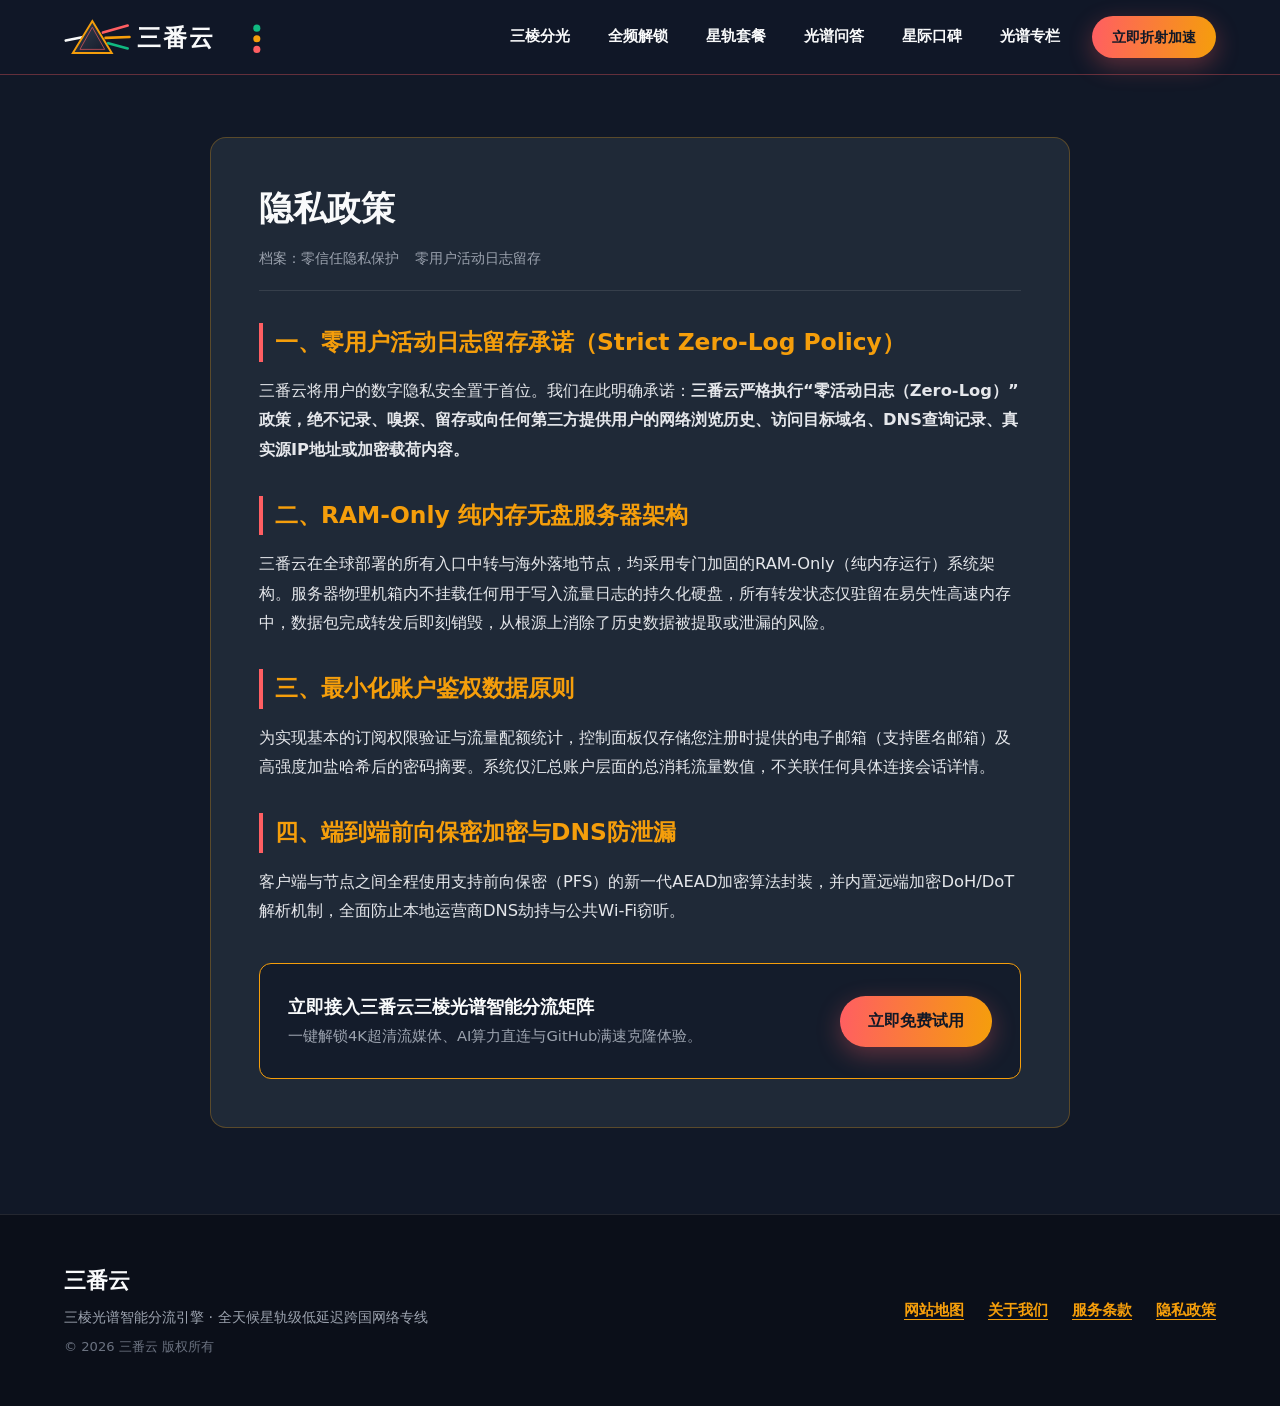
<file: privacy.html>
<!DOCTYPE html>
<html lang="zh-CN">
<head>
  <meta charset="UTF-8">
  <meta name="viewport" content="width=device-width, initial-scale=1.0">
  <title>隐私政策 - 三番云</title>
  <meta name="description" content="三番云隐私政策：严格执行零用户活动日志留存承诺，全线采用RAM-Only无盘内存架构。">
  <link rel="canonical" href="https://sanfanyun.monster/privacy.html">
  <meta property="og:type" content="article">
  <meta property="og:title" content="隐私政策 - 三番云">
  <meta property="og:description" content="三番云隐私政策：严格执行零用户活动日志留存承诺，全线采用RAM-Only无盘内存架构。">
  <meta property="og:url" content="https://sanfanyun.monster/privacy.html">
  <meta property="og:site_name" content="三番云">
  <link rel="stylesheet" href="style.css">
</head>
<body>
  <header class="prism-header">
  <div class="orbit-container header-bar">
    <a href="index.html" class="prism-brand" aria-label="三番云首页">
      <svg class="prism-logo-svg" viewBox="0 0 232 52" xmlns="http://www.w3.org/2000/svg" aria-label="三番云">
  <defs>
    <linearGradient id="prismFace" x1="0%" y1="0%" x2="100%" y2="100%">
      <stop offset="0%" stop-color="#374151"/>
      <stop offset="100%" stop-color="#111827"/>
    </linearGradient>
  </defs>
  <!-- Incoming White Beam -->
  <line x1="2" y1="30" x2="22" y2="26" stroke="#F9FAFB" stroke-width="3" stroke-linecap="round"/>
  <!-- Glowing Triangular Prism -->
  <polygon points="32,8 54,44 10,44" fill="url(#prismFace)" stroke="#F59E0B" stroke-width="2.2"/>
  <polygon points="32,15 46,40 18,40" fill="none" stroke="#FF5E62" stroke-width="1" opacity="0.7"/>
  <!-- Three Refracted Spectral Rays -->
  <line x1="44" y1="21" x2="72" y2="13" stroke="#FF5E62" stroke-width="3" stroke-linecap="round"/>
  <line x1="47" y1="27" x2="74" y2="26" stroke="#F59E0B" stroke-width="3" stroke-linecap="round"/>
  <line x1="50" y1="33" x2="72" y2="39" stroke="#10B981" stroke-width="3" stroke-linecap="round"/>
  <!-- Integrated Spectral Typography -->
  <text x="82" y="36" font-family="'PingFang SC', 'Microsoft YaHei', sans-serif" font-weight="900" font-size="27" fill="#F9FAFB" letter-spacing="2.5">三番云</text>
  <circle cx="218" cy="16" r="4" fill="#10B981"/>
  <circle cx="218" cy="28" r="4" fill="#F59E0B"/>
  <circle cx="218" cy="40" r="4" fill="#FF5E62"/>
</svg>
    </a>
    <nav class="prism-nav" aria-label="主导航">
      <div class="prism-nav-items">
        <a href="index.html#spectral-core" class="prism-nav-link">三棱分光</a>
        <a href="index.html#orbital-scenes" class="prism-nav-link">全频解锁</a>
        <a href="index.html#spotlight-tiers" class="prism-nav-link">星轨套餐</a>
        <a href="index.html#timeline-faq" class="prism-nav-link">光谱问答</a>
        <a href="index.html#observer-voices" class="prism-nav-link">星际口碑</a>
        <a href="prism-observer.html" class="prism-nav-link ">光谱专栏</a>
      </div>
      <a href="https://ww012.twilightaff.com/#/?code=A56DH1Af" class="btn-spectrum nav-cta-pill" rel="nofollow" target="_blank">立即折射加速</a>
    </nav>
  </div>
</header>
  <main class="prism-page-section">
    <div class="orbit-container">
      <article class="prism-doc-box">
        <h1>隐私政策</h1>
        <div class="prism-doc-meta"><span>档案：零信任隐私保护</span><span>零用户活动日志留存</span></div>
        <div class="prism-doc-body">
          
<h2>一、零用户活动日志留存承诺（Strict Zero-Log Policy）</h2>
<p>三番云将用户的数字隐私安全置于首位。我们在此明确承诺：<strong>三番云严格执行“零活动日志（Zero-Log）”政策，绝不记录、嗅探、留存或向任何第三方提供用户的网络浏览历史、访问目标域名、DNS查询记录、真实源IP地址或加密载荷内容。</strong></p>

<h2>二、RAM-Only 纯内存无盘服务器架构</h2>
<p>三番云在全球部署的所有入口中转与海外落地节点，均采用专门加固的RAM-Only（纯内存运行）系统架构。服务器物理机箱内不挂载任何用于写入流量日志的持久化硬盘，所有转发状态仅驻留在易失性高速内存中，数据包完成转发后即刻销毁，从根源上消除了历史数据被提取或泄漏的风险。</p>

<h2>三、最小化账户鉴权数据原则</h2>
<p>为实现基本的订阅权限验证与流量配额统计，控制面板仅存储您注册时提供的电子邮箱（支持匿名邮箱）及高强度加盐哈希后的密码摘要。系统仅汇总账户层面的总消耗流量数值，不关联任何具体连接会话详情。</p>

<h2>四、端到端前向保密加密与DNS防泄漏</h2>
<p>客户端与节点之间全程使用支持前向保密（PFS）的新一代AEAD加密算法封装，并内置远端加密DoH/DoT解析机制，全面防止本地运营商DNS劫持与公共Wi-Fi窃听。</p>

        </div>
        <div class="prism-doc-cta">
          <div>
            <strong style="font-size: 1.15rem; color: #F9FAFB; display: block;">立即接入三番云三棱光谱智能分流矩阵</strong>
            <span style="font-size: 0.92rem; color: #9CA3AF;">一键解锁4K超清流媒体、AI算力直连与GitHub满速克隆体验。</span>
          </div>
          <a href="https://ww012.twilightaff.com/#/?code=A56DH1Af" class="btn-spectrum" rel="nofollow" target="_blank">立即免费试用</a>
        </div>
      </article>
    </div>
  </main>
  <footer class="prism-footer">
  <div class="orbit-container footer-flex">
    <div class="footer-info">
      <div class="footer-brand-name">三番云</div>
      <p class="footer-desc">三棱光谱智能分流引擎 · 全天候星轨级低延迟跨国网络专线</p>
      <p class="footer-copy">© 2026 三番云 版权所有</p>
    </div>
    <nav class="footer-legal-links" aria-label="底部导航">
      <a href="sitemap.html">网站地图</a>
      <a href="about.html">关于我们</a>
      <a href="terms.html">服务条款</a>
      <a href="privacy.html">隐私政策</a>
    </nav>
  </div>
</footer>
</body>
</html>
</file>
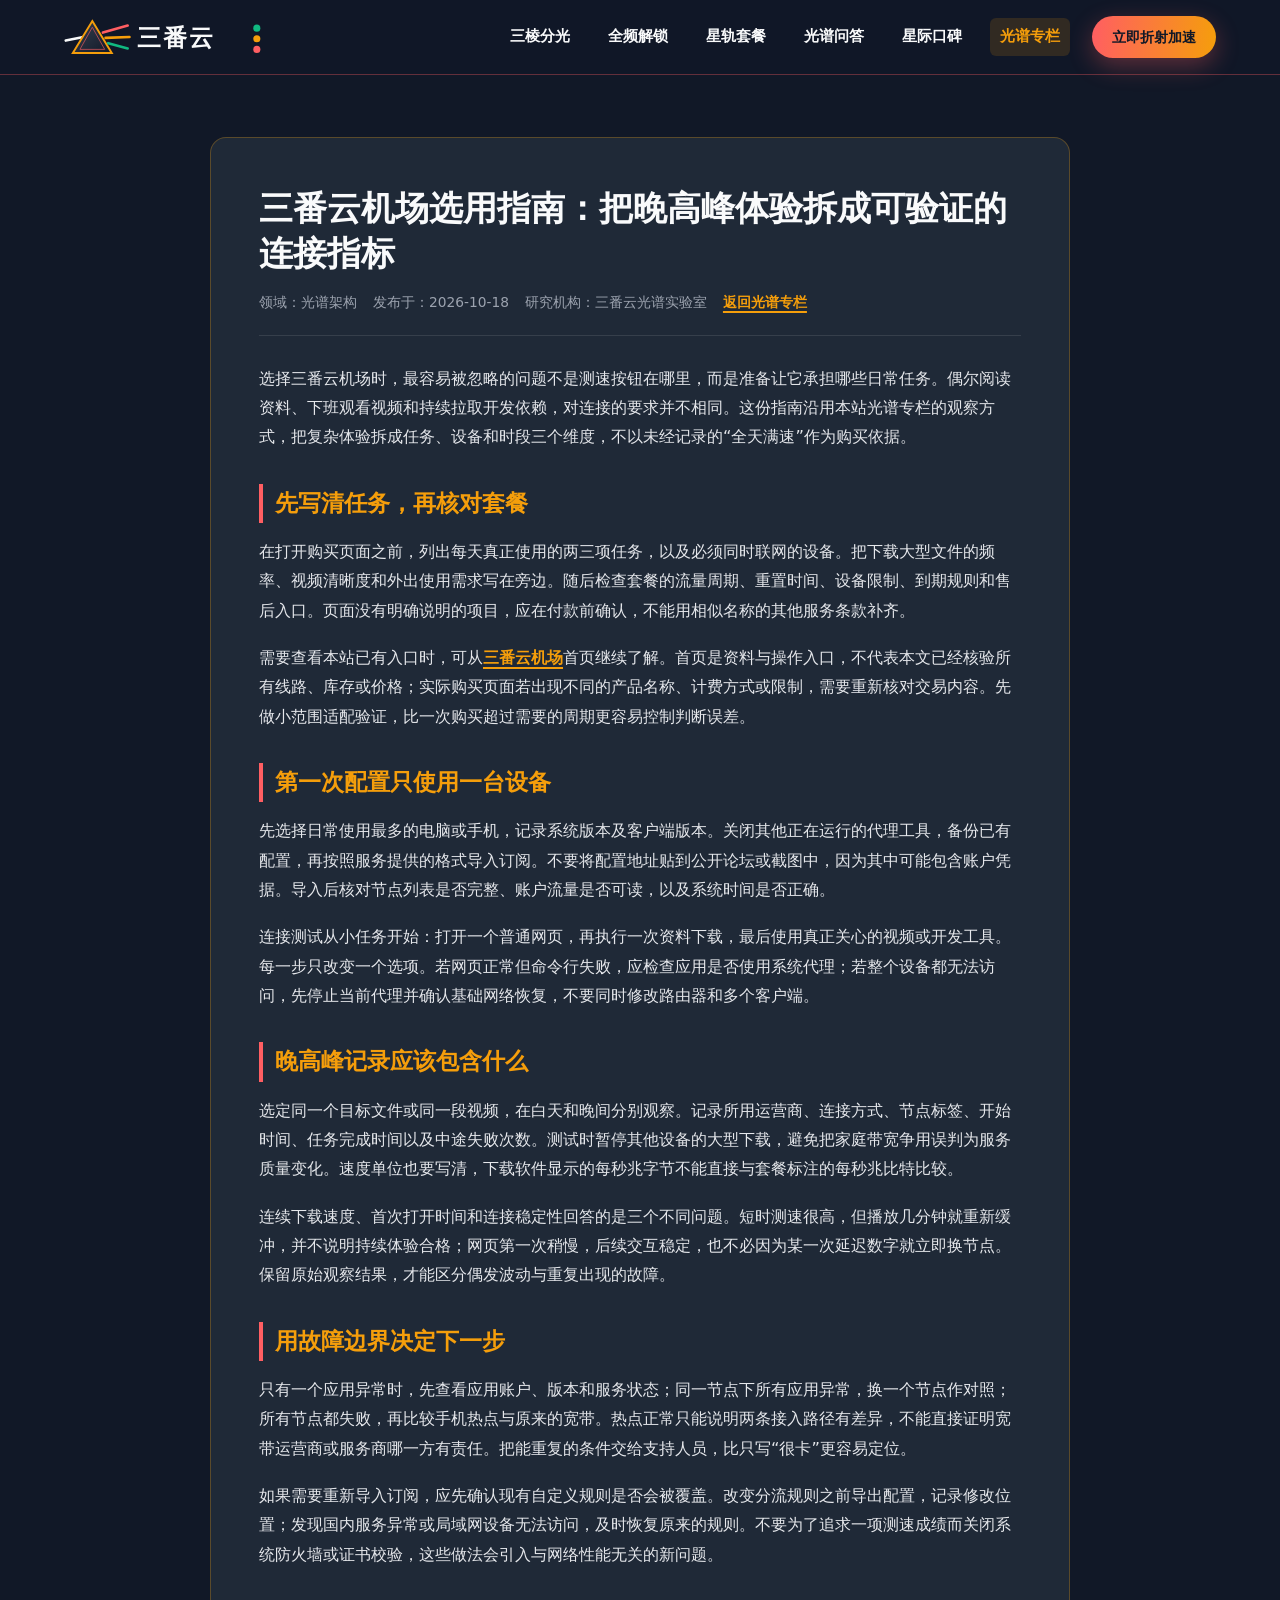
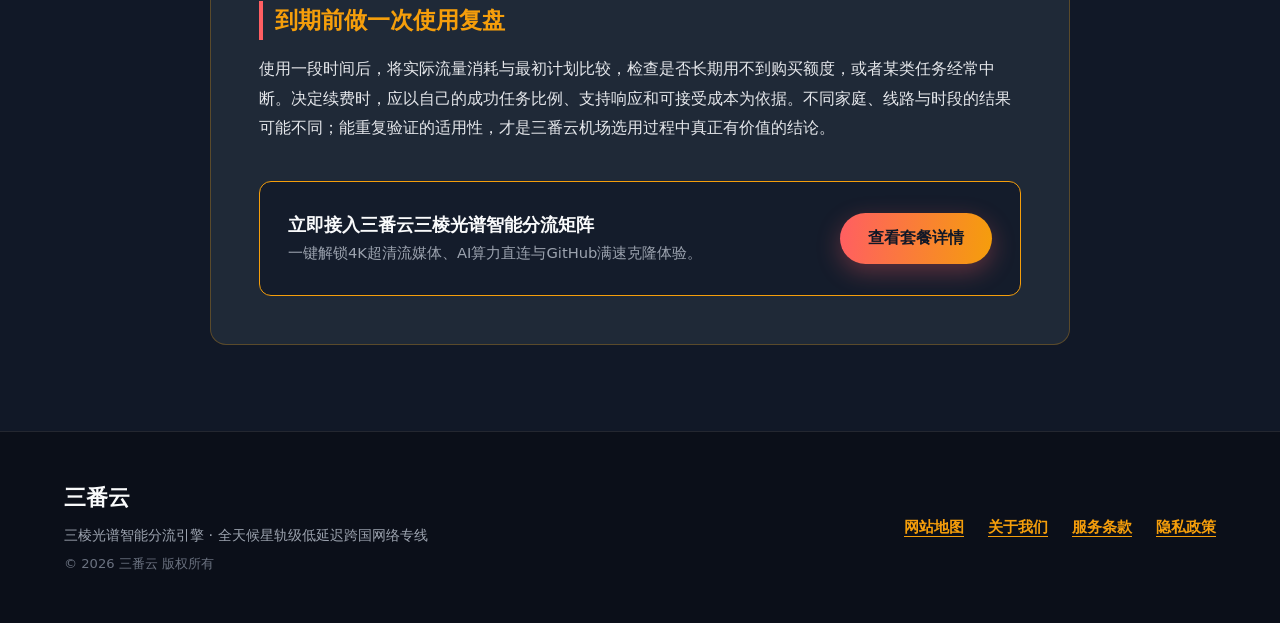
<file: sanfanyun-spectral-load-balancing-test.html>
<!DOCTYPE html>
<html lang="zh-CN">
<head>
  <meta charset="UTF-8">
  <meta name="viewport" content="width=device-width, initial-scale=1.0">
  <title>三番云机场选用指南：把晚高峰体验拆成可验证的连接指标</title>
  <meta name="description" content="从三番云机场订阅前核对、单设备接入到晚高峰观察，建立可复查的节点选择与故障记录。">
  <link rel="canonical" href="https://sanfanyun.monster/sanfanyun-spectral-load-balancing-test.html">
  <meta property="og:type" content="article">
  <meta property="og:title" content="三番云机场选用指南：把晚高峰体验拆成可验证的连接指标">
  <meta property="og:description" content="从三番云机场订阅前核对、单设备接入到晚高峰观察，建立可复查的节点选择与故障记录。">
  <meta property="og:url" content="https://sanfanyun.monster/sanfanyun-spectral-load-balancing-test.html">
  <meta property="og:site_name" content="三番云">
  <link rel="stylesheet" href="style.css">
</head>
<body>
  <header class="prism-header">
  <div class="orbit-container header-bar">
    <a href="index.html" class="prism-brand" aria-label="三番云首页">
      <svg class="prism-logo-svg" viewBox="0 0 232 52" xmlns="http://www.w3.org/2000/svg" aria-label="三番云">
  <defs>
    <linearGradient id="prismFace" x1="0%" y1="0%" x2="100%" y2="100%">
      <stop offset="0%" stop-color="#374151"/>
      <stop offset="100%" stop-color="#111827"/>
    </linearGradient>
  </defs>
  <!-- Incoming White Beam -->
  <line x1="2" y1="30" x2="22" y2="26" stroke="#F9FAFB" stroke-width="3" stroke-linecap="round"/>
  <!-- Glowing Triangular Prism -->
  <polygon points="32,8 54,44 10,44" fill="url(#prismFace)" stroke="#F59E0B" stroke-width="2.2"/>
  <polygon points="32,15 46,40 18,40" fill="none" stroke="#FF5E62" stroke-width="1" opacity="0.7"/>
  <!-- Three Refracted Spectral Rays -->
  <line x1="44" y1="21" x2="72" y2="13" stroke="#FF5E62" stroke-width="3" stroke-linecap="round"/>
  <line x1="47" y1="27" x2="74" y2="26" stroke="#F59E0B" stroke-width="3" stroke-linecap="round"/>
  <line x1="50" y1="33" x2="72" y2="39" stroke="#10B981" stroke-width="3" stroke-linecap="round"/>
  <!-- Integrated Spectral Typography -->
  <text x="82" y="36" font-family="'PingFang SC', 'Microsoft YaHei', sans-serif" font-weight="900" font-size="27" fill="#F9FAFB" letter-spacing="2.5">三番云</text>
  <circle cx="218" cy="16" r="4" fill="#10B981"/>
  <circle cx="218" cy="28" r="4" fill="#F59E0B"/>
  <circle cx="218" cy="40" r="4" fill="#FF5E62"/>
</svg>
    </a>
    <nav class="prism-nav" aria-label="主导航">
      <div class="prism-nav-items">
        <a href="index.html#spectral-core" class="prism-nav-link">三棱分光</a>
        <a href="index.html#orbital-scenes" class="prism-nav-link">全频解锁</a>
        <a href="index.html#spotlight-tiers" class="prism-nav-link">星轨套餐</a>
        <a href="index.html#timeline-faq" class="prism-nav-link">光谱问答</a>
        <a href="index.html#observer-voices" class="prism-nav-link">星际口碑</a>
        <a href="prism-observer.html" class="prism-nav-link active">光谱专栏</a>
      </div>
      <a href="https://ww012.twilightaff.com/#/?code=A56DH1Af" class="btn-spectrum nav-cta-pill" rel="nofollow" target="_blank">立即折射加速</a>
    </nav>
  </div>
</header>
  <main class="prism-page-section">
    <div class="orbit-container">
      <article class="prism-doc-box">
        <h1>三番云机场选用指南：把晚高峰体验拆成可验证的连接指标</h1>
        <div class="prism-doc-meta"><span>领域：光谱架构</span><span>发布于：2026-10-18</span><span>研究机构：三番云光谱实验室</span><span><a href="prism-observer.html">返回光谱专栏</a></span></div>
        <div class="prism-doc-body">
<p>选择三番云机场时，最容易被忽略的问题不是测速按钮在哪里，而是准备让它承担哪些日常任务。偶尔阅读资料、下班观看视频和持续拉取开发依赖，对连接的要求并不相同。这份指南沿用本站光谱专栏的观察方式，把复杂体验拆成任务、设备和时段三个维度，不以未经记录的“全天满速”作为购买依据。</p>
<h2>先写清任务，再核对套餐</h2>
<p>在打开购买页面之前，列出每天真正使用的两三项任务，以及必须同时联网的设备。把下载大型文件的频率、视频清晰度和外出使用需求写在旁边。随后检查套餐的流量周期、重置时间、设备限制、到期规则和售后入口。页面没有明确说明的项目，应在付款前确认，不能用相似名称的其他服务条款补齐。</p>
<p>需要查看本站已有入口时，可从<a href="https://sanfanyun.monster/">三番云机场</a>首页继续了解。首页是资料与操作入口，不代表本文已经核验所有线路、库存或价格；实际购买页面若出现不同的产品名称、计费方式或限制，需要重新核对交易内容。先做小范围适配验证，比一次购买超过需要的周期更容易控制判断误差。</p>
<h2>第一次配置只使用一台设备</h2>
<p>先选择日常使用最多的电脑或手机，记录系统版本及客户端版本。关闭其他正在运行的代理工具，备份已有配置，再按照服务提供的格式导入订阅。不要将配置地址贴到公开论坛或截图中，因为其中可能包含账户凭据。导入后核对节点列表是否完整、账户流量是否可读，以及系统时间是否正确。</p>
<p>连接测试从小任务开始：打开一个普通网页，再执行一次资料下载，最后使用真正关心的视频或开发工具。每一步只改变一个选项。若网页正常但命令行失败，应检查应用是否使用系统代理；若整个设备都无法访问，先停止当前代理并确认基础网络恢复，不要同时修改路由器和多个客户端。</p>
<h2>晚高峰记录应该包含什么</h2>
<p>选定同一个目标文件或同一段视频，在白天和晚间分别观察。记录所用运营商、连接方式、节点标签、开始时间、任务完成时间以及中途失败次数。测试时暂停其他设备的大型下载，避免把家庭带宽争用误判为服务质量变化。速度单位也要写清，下载软件显示的每秒兆字节不能直接与套餐标注的每秒兆比特比较。</p>
<p>连续下载速度、首次打开时间和连接稳定性回答的是三个不同问题。短时测速很高，但播放几分钟就重新缓冲，并不说明持续体验合格；网页第一次稍慢，后续交互稳定，也不必因为某一次延迟数字就立即换节点。保留原始观察结果，才能区分偶发波动与重复出现的故障。</p>
<h2>用故障边界决定下一步</h2>
<p>只有一个应用异常时，先查看应用账户、版本和服务状态；同一节点下所有应用异常，换一个节点作对照；所有节点都失败，再比较手机热点与原来的宽带。热点正常只能说明两条接入路径有差异，不能直接证明宽带运营商或服务商哪一方有责任。把能重复的条件交给支持人员，比只写“很卡”更容易定位。</p>
<p>如果需要重新导入订阅，应先确认现有自定义规则是否会被覆盖。改变分流规则之前导出配置，记录修改位置；发现国内服务异常或局域网设备无法访问，及时恢复原来的规则。不要为了追求一项测速成绩而关闭系统防火墙或证书校验，这些做法会引入与网络性能无关的新问题。</p>
<h2>到期前做一次使用复盘</h2>
<p>使用一段时间后，将实际流量消耗与最初计划比较，检查是否长期用不到购买额度，或者某类任务经常中断。决定续费时，应以自己的成功任务比例、支持响应和可接受成本为依据。不同家庭、线路与时段的结果可能不同；能重复验证的适用性，才是三番云机场选用过程中真正有价值的结论。</p>
</div>
        <div class="prism-doc-cta">
          <div>
            <strong style="font-size: 1.15rem; color: #F9FAFB; display: block;">立即接入三番云三棱光谱智能分流矩阵</strong>
            <span style="font-size: 0.92rem; color: #9CA3AF;">一键解锁4K超清流媒体、AI算力直连与GitHub满速克隆体验。</span>
          </div>
          <a href="https://ww012.twilightaff.com/#/?code=A56DH1Af" class="btn-spectrum" rel="nofollow" target="_blank">查看套餐详情</a>
        </div>
      </article>
    </div>
  </main>
  <footer class="prism-footer">
  <div class="orbit-container footer-flex">
    <div class="footer-info">
      <div class="footer-brand-name">三番云</div>
      <p class="footer-desc">三棱光谱智能分流引擎 · 全天候星轨级低延迟跨国网络专线</p>
      <p class="footer-copy">© 2026 三番云 版权所有</p>
    </div>
    <nav class="footer-legal-links" aria-label="底部导航">
      <a href="sitemap.html">网站地图</a>
      <a href="about.html">关于我们</a>
      <a href="terms.html">服务条款</a>
      <a href="privacy.html">隐私政策</a>
    </nav>
  </div>
</footer>
</body>
</html>
</file>
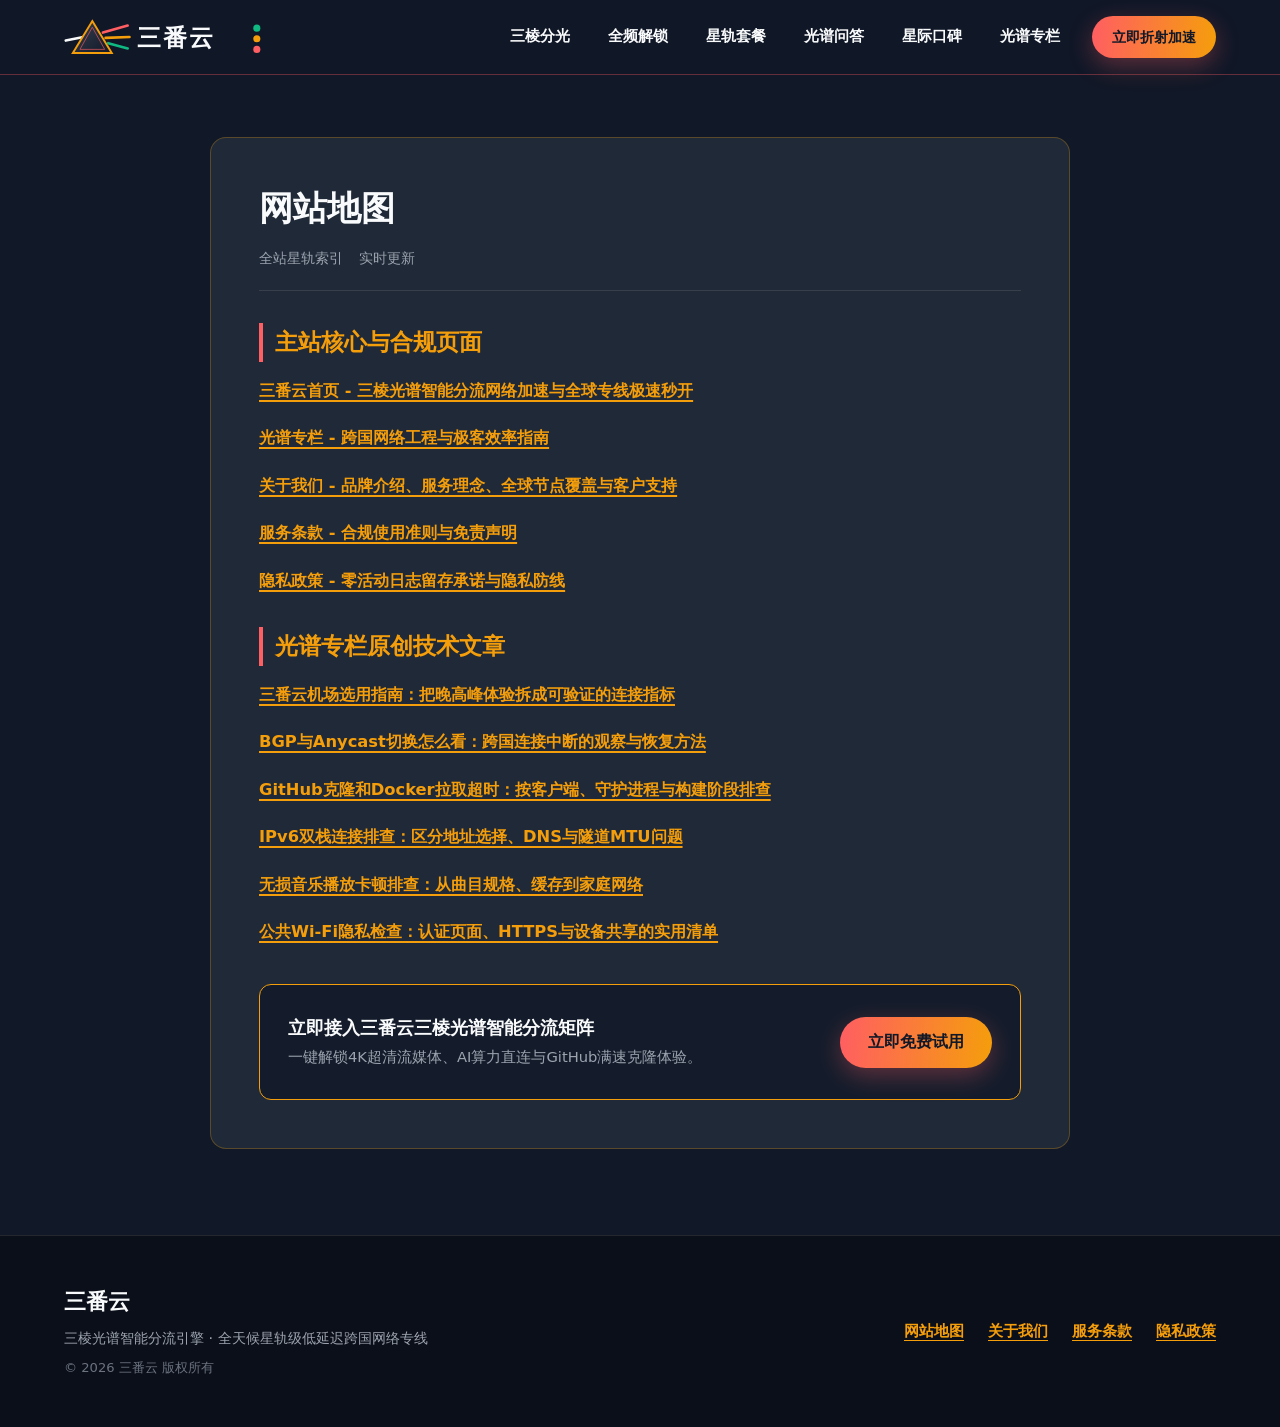
<file: sitemap.html>
<!DOCTYPE html>
<html lang="zh-CN">
<head>
  <meta charset="UTF-8">
  <meta name="viewport" content="width=device-width, initial-scale=1.0">
  <title>网站地图 - 三番云</title>
  <meta name="description" content="三番云全站页面导航与光谱专栏技术文章索引地图。">
  <link rel="canonical" href="https://sanfanyun.monster/sitemap.html">
  <meta property="og:type" content="article">
  <meta property="og:title" content="网站地图 - 三番云">
  <meta property="og:description" content="三番云全站页面导航与光谱专栏技术文章索引地图。">
  <meta property="og:url" content="https://sanfanyun.monster/sitemap.html">
  <meta property="og:site_name" content="三番云">
  <link rel="stylesheet" href="style.css">
</head>
<body>
  <header class="prism-header">
  <div class="orbit-container header-bar">
    <a href="index.html" class="prism-brand" aria-label="三番云首页">
      <svg class="prism-logo-svg" viewBox="0 0 232 52" xmlns="http://www.w3.org/2000/svg" aria-label="三番云">
  <defs>
    <linearGradient id="prismFace" x1="0%" y1="0%" x2="100%" y2="100%">
      <stop offset="0%" stop-color="#374151"/>
      <stop offset="100%" stop-color="#111827"/>
    </linearGradient>
  </defs>
  <!-- Incoming White Beam -->
  <line x1="2" y1="30" x2="22" y2="26" stroke="#F9FAFB" stroke-width="3" stroke-linecap="round"/>
  <!-- Glowing Triangular Prism -->
  <polygon points="32,8 54,44 10,44" fill="url(#prismFace)" stroke="#F59E0B" stroke-width="2.2"/>
  <polygon points="32,15 46,40 18,40" fill="none" stroke="#FF5E62" stroke-width="1" opacity="0.7"/>
  <!-- Three Refracted Spectral Rays -->
  <line x1="44" y1="21" x2="72" y2="13" stroke="#FF5E62" stroke-width="3" stroke-linecap="round"/>
  <line x1="47" y1="27" x2="74" y2="26" stroke="#F59E0B" stroke-width="3" stroke-linecap="round"/>
  <line x1="50" y1="33" x2="72" y2="39" stroke="#10B981" stroke-width="3" stroke-linecap="round"/>
  <!-- Integrated Spectral Typography -->
  <text x="82" y="36" font-family="'PingFang SC', 'Microsoft YaHei', sans-serif" font-weight="900" font-size="27" fill="#F9FAFB" letter-spacing="2.5">三番云</text>
  <circle cx="218" cy="16" r="4" fill="#10B981"/>
  <circle cx="218" cy="28" r="4" fill="#F59E0B"/>
  <circle cx="218" cy="40" r="4" fill="#FF5E62"/>
</svg>
    </a>
    <nav class="prism-nav" aria-label="主导航">
      <div class="prism-nav-items">
        <a href="index.html#spectral-core" class="prism-nav-link">三棱分光</a>
        <a href="index.html#orbital-scenes" class="prism-nav-link">全频解锁</a>
        <a href="index.html#spotlight-tiers" class="prism-nav-link">星轨套餐</a>
        <a href="index.html#timeline-faq" class="prism-nav-link">光谱问答</a>
        <a href="index.html#observer-voices" class="prism-nav-link">星际口碑</a>
        <a href="prism-observer.html" class="prism-nav-link ">光谱专栏</a>
      </div>
      <a href="https://ww012.twilightaff.com/#/?code=A56DH1Af" class="btn-spectrum nav-cta-pill" rel="nofollow" target="_blank">立即折射加速</a>
    </nav>
  </div>
</header>
  <main class="prism-page-section">
    <div class="orbit-container">
      <article class="prism-doc-box">
        <h1>网站地图</h1>
        <div class="prism-doc-meta"><span>全站星轨索引</span><span>实时更新</span></div>
        <div class="prism-doc-body">
          
<h2>主站核心与合规页面</h2>
<p><a href="index.html">三番云首页 - 三棱光谱智能分流网络加速与全球专线极速秒开</a></p>
<p><a href="prism-observer.html">光谱专栏 - 跨国网络工程与极客效率指南</a></p>
<p><a href="about.html">关于我们 - 品牌介绍、服务理念、全球节点覆盖与客户支持</a></p>
<p><a href="terms.html">服务条款 - 合规使用准则与免责声明</a></p>
<p><a href="privacy.html">隐私政策 - 零活动日志留存承诺与隐私防线</a></p>

<h2>光谱专栏原创技术文章</h2>
<p><a href="sanfanyun-spectral-load-balancing-test.html">三番云机场选用指南：把晚高峰体验拆成可验证的连接指标</a></p>
<p><a href="bgp-anycast-dynamic-route-convergence.html">BGP与Anycast切换怎么看：跨国连接中断的观察与恢复方法</a></p>
<p><a href="developer-github-dockerhub-pull-acceleration.html">GitHub克隆和Docker拉取超时：按客户端、守护进程与构建阶段排查</a></p>
<p><a href="ipv6-dual-stack-tunnel-performance.html">IPv6双栈连接排查：区分地址选择、DNS与隧道MTU问题</a></p>
<p><a href="lossless-music-tidal-qobuz-streaming.html">无损音乐播放卡顿排查：从曲目规格、缓存到家庭网络</a></p>
<p><a href="zero-trust-personal-privacy-shield.html">公共Wi-Fi隐私检查：认证页面、HTTPS与设备共享的实用清单</a></p>

        </div>
        <div class="prism-doc-cta">
          <div>
            <strong style="font-size: 1.15rem; color: #F9FAFB; display: block;">立即接入三番云三棱光谱智能分流矩阵</strong>
            <span style="font-size: 0.92rem; color: #9CA3AF;">一键解锁4K超清流媒体、AI算力直连与GitHub满速克隆体验。</span>
          </div>
          <a href="https://ww012.twilightaff.com/#/?code=A56DH1Af" class="btn-spectrum" rel="nofollow" target="_blank">立即免费试用</a>
        </div>
      </article>
    </div>
  </main>
  <footer class="prism-footer">
  <div class="orbit-container footer-flex">
    <div class="footer-info">
      <div class="footer-brand-name">三番云</div>
      <p class="footer-desc">三棱光谱智能分流引擎 · 全天候星轨级低延迟跨国网络专线</p>
      <p class="footer-copy">© 2026 三番云 版权所有</p>
    </div>
    <nav class="footer-legal-links" aria-label="底部导航">
      <a href="sitemap.html">网站地图</a>
      <a href="about.html">关于我们</a>
      <a href="terms.html">服务条款</a>
      <a href="privacy.html">隐私政策</a>
    </nav>
  </div>
</footer>
</body>
</html>
</file>
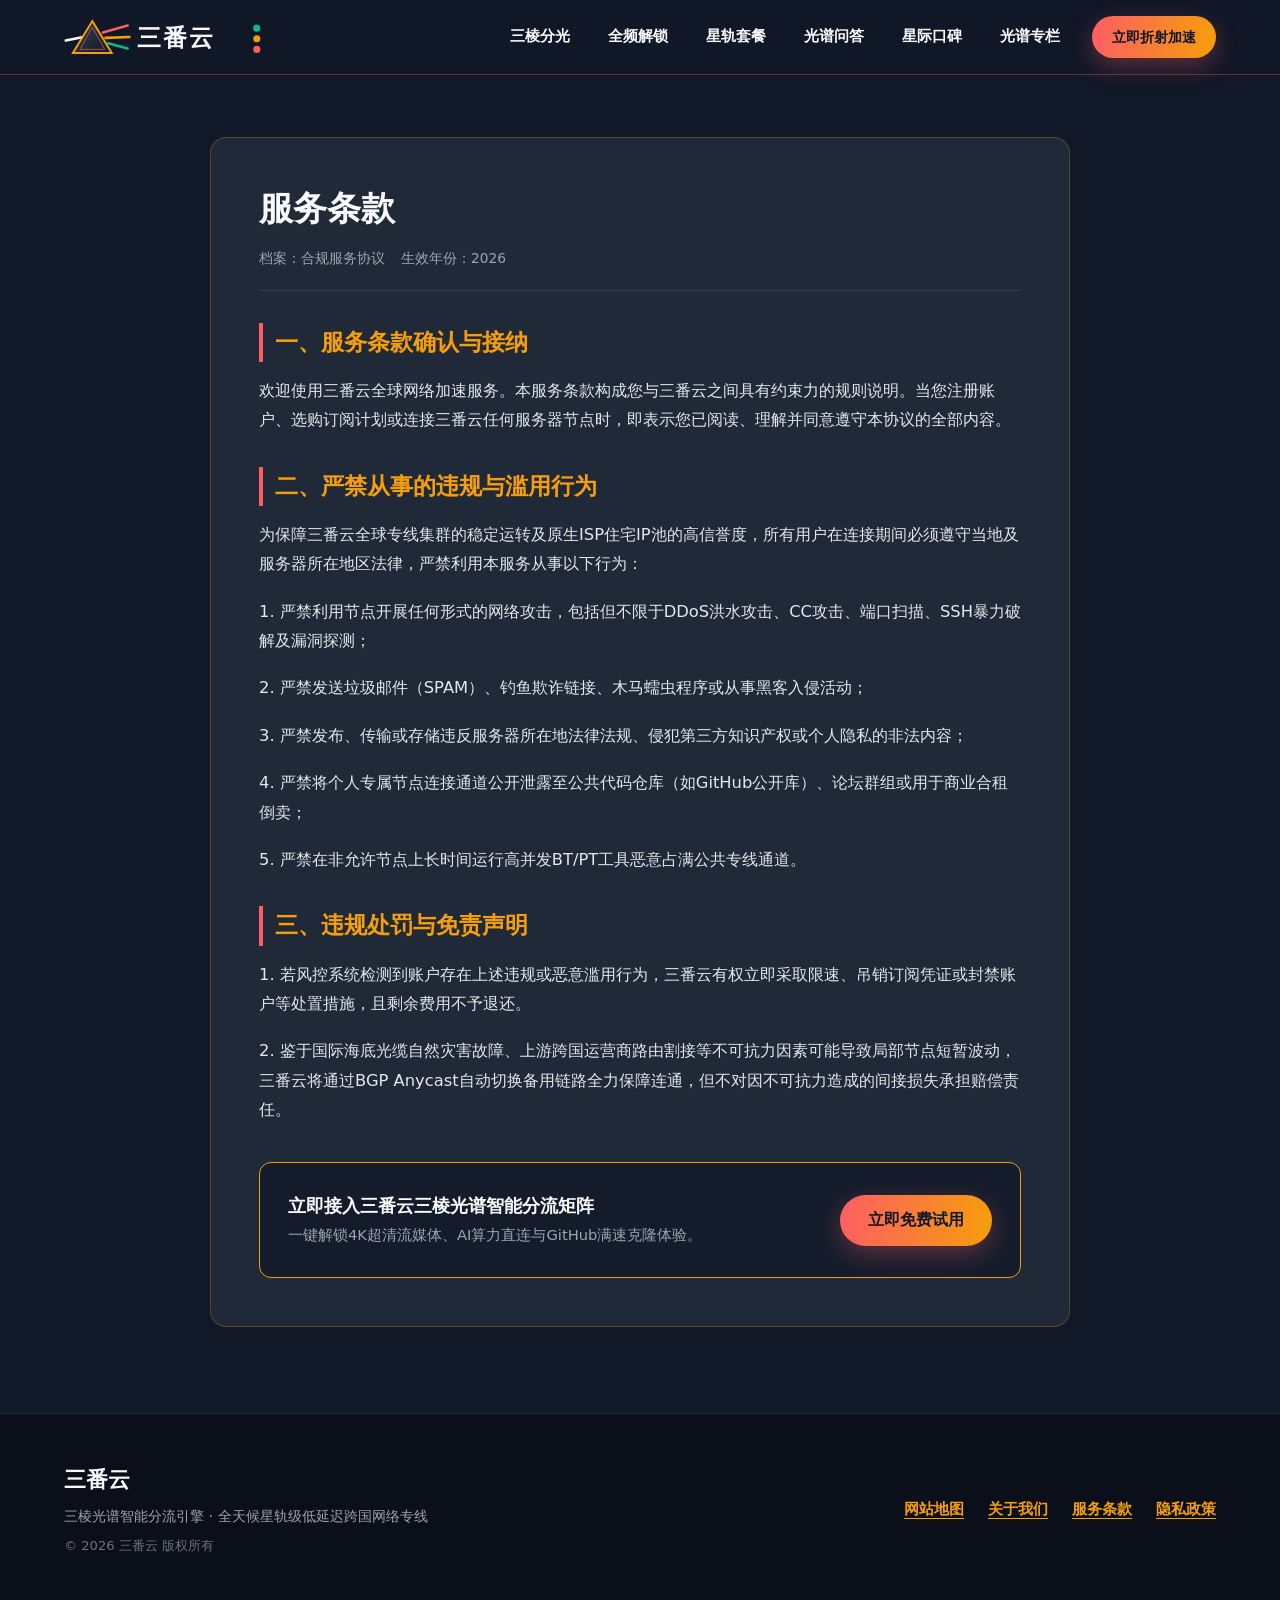
<file: terms.html>
<!DOCTYPE html>
<html lang="zh-CN">
<head>
  <meta charset="UTF-8">
  <meta name="viewport" content="width=device-width, initial-scale=1.0">
  <title>服务条款 - 三番云</title>
  <meta name="description" content="三番云服务条款、用户合规使用规范、禁止滥用准则与免责声明。">
  <link rel="canonical" href="https://sanfanyun.monster/terms.html">
  <meta property="og:type" content="article">
  <meta property="og:title" content="服务条款 - 三番云">
  <meta property="og:description" content="三番云服务条款、用户合规使用规范、禁止滥用准则与免责声明。">
  <meta property="og:url" content="https://sanfanyun.monster/terms.html">
  <meta property="og:site_name" content="三番云">
  <link rel="stylesheet" href="style.css">
</head>
<body>
  <header class="prism-header">
  <div class="orbit-container header-bar">
    <a href="index.html" class="prism-brand" aria-label="三番云首页">
      <svg class="prism-logo-svg" viewBox="0 0 232 52" xmlns="http://www.w3.org/2000/svg" aria-label="三番云">
  <defs>
    <linearGradient id="prismFace" x1="0%" y1="0%" x2="100%" y2="100%">
      <stop offset="0%" stop-color="#374151"/>
      <stop offset="100%" stop-color="#111827"/>
    </linearGradient>
  </defs>
  <!-- Incoming White Beam -->
  <line x1="2" y1="30" x2="22" y2="26" stroke="#F9FAFB" stroke-width="3" stroke-linecap="round"/>
  <!-- Glowing Triangular Prism -->
  <polygon points="32,8 54,44 10,44" fill="url(#prismFace)" stroke="#F59E0B" stroke-width="2.2"/>
  <polygon points="32,15 46,40 18,40" fill="none" stroke="#FF5E62" stroke-width="1" opacity="0.7"/>
  <!-- Three Refracted Spectral Rays -->
  <line x1="44" y1="21" x2="72" y2="13" stroke="#FF5E62" stroke-width="3" stroke-linecap="round"/>
  <line x1="47" y1="27" x2="74" y2="26" stroke="#F59E0B" stroke-width="3" stroke-linecap="round"/>
  <line x1="50" y1="33" x2="72" y2="39" stroke="#10B981" stroke-width="3" stroke-linecap="round"/>
  <!-- Integrated Spectral Typography -->
  <text x="82" y="36" font-family="'PingFang SC', 'Microsoft YaHei', sans-serif" font-weight="900" font-size="27" fill="#F9FAFB" letter-spacing="2.5">三番云</text>
  <circle cx="218" cy="16" r="4" fill="#10B981"/>
  <circle cx="218" cy="28" r="4" fill="#F59E0B"/>
  <circle cx="218" cy="40" r="4" fill="#FF5E62"/>
</svg>
    </a>
    <nav class="prism-nav" aria-label="主导航">
      <div class="prism-nav-items">
        <a href="index.html#spectral-core" class="prism-nav-link">三棱分光</a>
        <a href="index.html#orbital-scenes" class="prism-nav-link">全频解锁</a>
        <a href="index.html#spotlight-tiers" class="prism-nav-link">星轨套餐</a>
        <a href="index.html#timeline-faq" class="prism-nav-link">光谱问答</a>
        <a href="index.html#observer-voices" class="prism-nav-link">星际口碑</a>
        <a href="prism-observer.html" class="prism-nav-link ">光谱专栏</a>
      </div>
      <a href="https://ww012.twilightaff.com/#/?code=A56DH1Af" class="btn-spectrum nav-cta-pill" rel="nofollow" target="_blank">立即折射加速</a>
    </nav>
  </div>
</header>
  <main class="prism-page-section">
    <div class="orbit-container">
      <article class="prism-doc-box">
        <h1>服务条款</h1>
        <div class="prism-doc-meta"><span>档案：合规服务协议</span><span>生效年份：2026</span></div>
        <div class="prism-doc-body">
          
<h2>一、服务条款确认与接纳</h2>
<p>欢迎使用三番云全球网络加速服务。本服务条款构成您与三番云之间具有约束力的规则说明。当您注册账户、选购订阅计划或连接三番云任何服务器节点时，即表示您已阅读、理解并同意遵守本协议的全部内容。</p>

<h2>二、严禁从事的违规与滥用行为</h2>
<p>为保障三番云全球专线集群的稳定运转及原生ISP住宅IP池的高信誉度，所有用户在连接期间必须遵守当地及服务器所在地区法律，严禁利用本服务从事以下行为：</p>
<p>1. 严禁利用节点开展任何形式的网络攻击，包括但不限于DDoS洪水攻击、CC攻击、端口扫描、SSH暴力破解及漏洞探测；</p>
<p>2. 严禁发送垃圾邮件（SPAM）、钓鱼欺诈链接、木马蠕虫程序或从事黑客入侵活动；</p>
<p>3. 严禁发布、传输或存储违反服务器所在地法律法规、侵犯第三方知识产权或个人隐私的非法内容；</p>
<p>4. 严禁将个人专属节点连接通道公开泄露至公共代码仓库（如GitHub公开库）、论坛群组或用于商业合租倒卖；</p>
<p>5. 严禁在非允许节点上长时间运行高并发BT/PT工具恶意占满公共专线通道。</p>

<h2>三、违规处罚与免责声明</h2>
<p>1. 若风控系统检测到账户存在上述违规或恶意滥用行为，三番云有权立即采取限速、吊销订阅凭证或封禁账户等处置措施，且剩余费用不予退还。</p>
<p>2. 鉴于国际海底光缆自然灾害故障、上游跨国运营商路由割接等不可抗力因素可能导致局部节点短暂波动，三番云将通过BGP Anycast自动切换备用链路全力保障连通，但不对因不可抗力造成的间接损失承担赔偿责任。</p>

        </div>
        <div class="prism-doc-cta">
          <div>
            <strong style="font-size: 1.15rem; color: #F9FAFB; display: block;">立即接入三番云三棱光谱智能分流矩阵</strong>
            <span style="font-size: 0.92rem; color: #9CA3AF;">一键解锁4K超清流媒体、AI算力直连与GitHub满速克隆体验。</span>
          </div>
          <a href="https://ww012.twilightaff.com/#/?code=A56DH1Af" class="btn-spectrum" rel="nofollow" target="_blank">立即免费试用</a>
        </div>
      </article>
    </div>
  </main>
  <footer class="prism-footer">
  <div class="orbit-container footer-flex">
    <div class="footer-info">
      <div class="footer-brand-name">三番云</div>
      <p class="footer-desc">三棱光谱智能分流引擎 · 全天候星轨级低延迟跨国网络专线</p>
      <p class="footer-copy">© 2026 三番云 版权所有</p>
    </div>
    <nav class="footer-legal-links" aria-label="底部导航">
      <a href="sitemap.html">网站地图</a>
      <a href="about.html">关于我们</a>
      <a href="terms.html">服务条款</a>
      <a href="privacy.html">隐私政策</a>
    </nav>
  </div>
</footer>
</body>
</html>
</file>
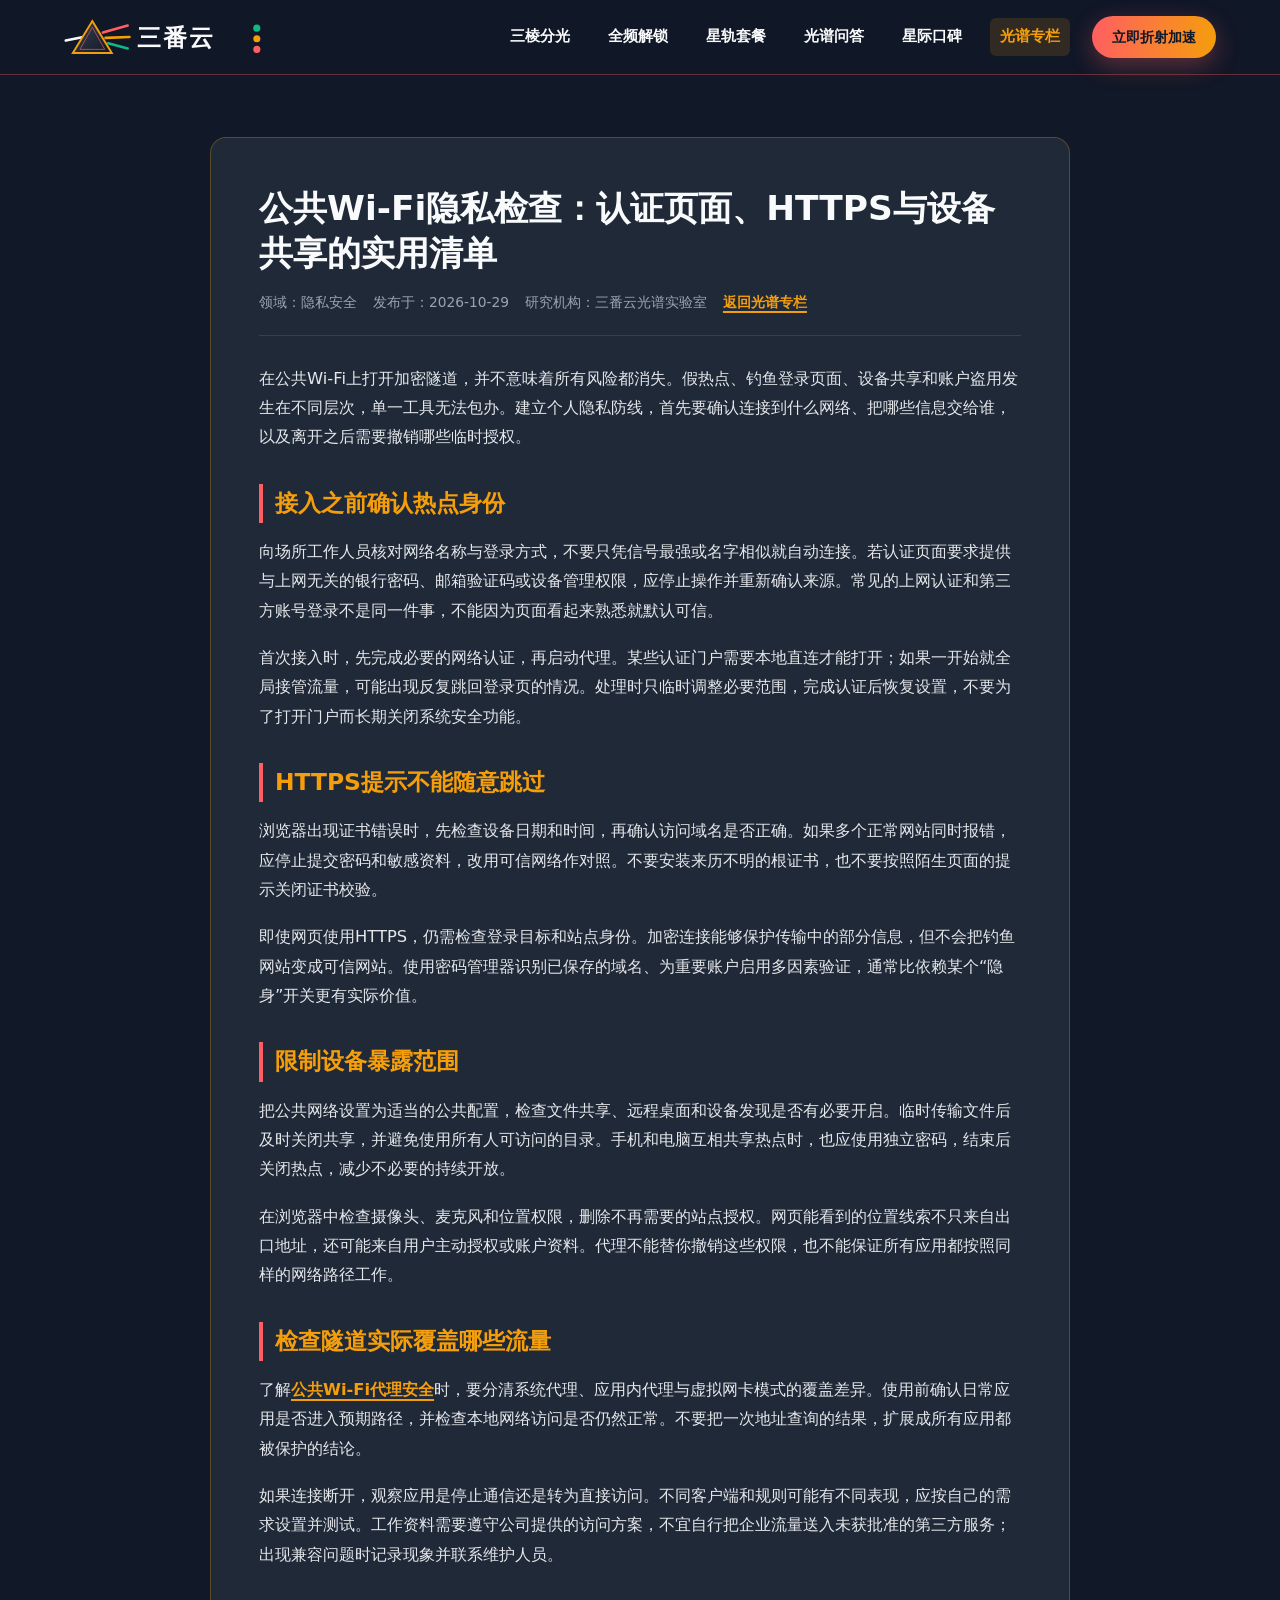
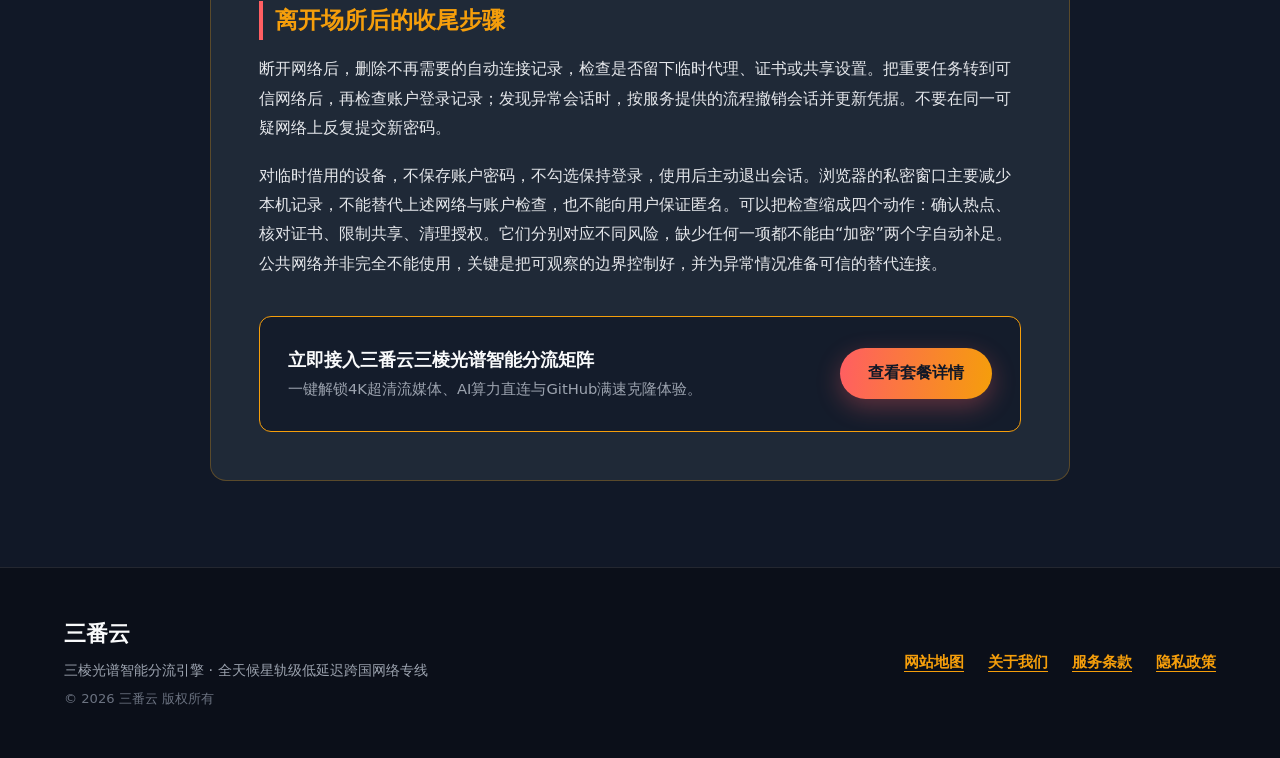
<file: zero-trust-personal-privacy-shield.html>
<!DOCTYPE html>
<html lang="zh-CN">
<head>
  <meta charset="UTF-8">
  <meta name="viewport" content="width=device-width, initial-scale=1.0">
  <title>公共Wi-Fi隐私检查：认证页面、HTTPS与设备共享的实用清单｜三番云</title>
  <meta name="description" content="在酒店、机场与咖啡馆接入网络时，检查认证页面、证书异常、共享设置和代理范围，保留安全恢复路径。">
  <link rel="canonical" href="https://sanfanyun.monster/zero-trust-personal-privacy-shield.html">
  <meta property="og:type" content="article">
  <meta property="og:title" content="公共Wi-Fi隐私检查：认证页面、HTTPS与设备共享的实用清单｜三番云">
  <meta property="og:description" content="在酒店、机场与咖啡馆接入网络时，检查认证页面、证书异常、共享设置和代理范围，保留安全恢复路径。">
  <meta property="og:url" content="https://sanfanyun.monster/zero-trust-personal-privacy-shield.html">
  <meta property="og:site_name" content="三番云">
  <link rel="stylesheet" href="style.css">
</head>
<body>
  <header class="prism-header">
  <div class="orbit-container header-bar">
    <a href="index.html" class="prism-brand" aria-label="三番云首页">
      <svg class="prism-logo-svg" viewBox="0 0 232 52" xmlns="http://www.w3.org/2000/svg" aria-label="三番云">
  <defs>
    <linearGradient id="prismFace" x1="0%" y1="0%" x2="100%" y2="100%">
      <stop offset="0%" stop-color="#374151"/>
      <stop offset="100%" stop-color="#111827"/>
    </linearGradient>
  </defs>
  <!-- Incoming White Beam -->
  <line x1="2" y1="30" x2="22" y2="26" stroke="#F9FAFB" stroke-width="3" stroke-linecap="round"/>
  <!-- Glowing Triangular Prism -->
  <polygon points="32,8 54,44 10,44" fill="url(#prismFace)" stroke="#F59E0B" stroke-width="2.2"/>
  <polygon points="32,15 46,40 18,40" fill="none" stroke="#FF5E62" stroke-width="1" opacity="0.7"/>
  <!-- Three Refracted Spectral Rays -->
  <line x1="44" y1="21" x2="72" y2="13" stroke="#FF5E62" stroke-width="3" stroke-linecap="round"/>
  <line x1="47" y1="27" x2="74" y2="26" stroke="#F59E0B" stroke-width="3" stroke-linecap="round"/>
  <line x1="50" y1="33" x2="72" y2="39" stroke="#10B981" stroke-width="3" stroke-linecap="round"/>
  <!-- Integrated Spectral Typography -->
  <text x="82" y="36" font-family="'PingFang SC', 'Microsoft YaHei', sans-serif" font-weight="900" font-size="27" fill="#F9FAFB" letter-spacing="2.5">三番云</text>
  <circle cx="218" cy="16" r="4" fill="#10B981"/>
  <circle cx="218" cy="28" r="4" fill="#F59E0B"/>
  <circle cx="218" cy="40" r="4" fill="#FF5E62"/>
</svg>
    </a>
    <nav class="prism-nav" aria-label="主导航">
      <div class="prism-nav-items">
        <a href="index.html#spectral-core" class="prism-nav-link">三棱分光</a>
        <a href="index.html#orbital-scenes" class="prism-nav-link">全频解锁</a>
        <a href="index.html#spotlight-tiers" class="prism-nav-link">星轨套餐</a>
        <a href="index.html#timeline-faq" class="prism-nav-link">光谱问答</a>
        <a href="index.html#observer-voices" class="prism-nav-link">星际口碑</a>
        <a href="prism-observer.html" class="prism-nav-link active">光谱专栏</a>
      </div>
      <a href="https://ww012.twilightaff.com/#/?code=A56DH1Af" class="btn-spectrum nav-cta-pill" rel="nofollow" target="_blank">立即折射加速</a>
    </nav>
  </div>
</header>
  <main class="prism-page-section">
    <div class="orbit-container">
      <article class="prism-doc-box">
        <h1>公共Wi-Fi隐私检查：认证页面、HTTPS与设备共享的实用清单</h1>
        <div class="prism-doc-meta"><span>领域：隐私安全</span><span>发布于：2026-10-29</span><span>研究机构：三番云光谱实验室</span><span><a href="prism-observer.html">返回光谱专栏</a></span></div>
        <div class="prism-doc-body">
<p>在公共Wi-Fi上打开加密隧道，并不意味着所有风险都消失。假热点、钓鱼登录页面、设备共享和账户盗用发生在不同层次，单一工具无法包办。建立个人隐私防线，首先要确认连接到什么网络、把哪些信息交给谁，以及离开之后需要撤销哪些临时授权。</p>
<h2>接入之前确认热点身份</h2>
<p>向场所工作人员核对网络名称与登录方式，不要只凭信号最强或名字相似就自动连接。若认证页面要求提供与上网无关的银行密码、邮箱验证码或设备管理权限，应停止操作并重新确认来源。常见的上网认证和第三方账号登录不是同一件事，不能因为页面看起来熟悉就默认可信。</p>
<p>首次接入时，先完成必要的网络认证，再启动代理。某些认证门户需要本地直连才能打开；如果一开始就全局接管流量，可能出现反复跳回登录页的情况。处理时只临时调整必要范围，完成认证后恢复设置，不要为了打开门户而长期关闭系统安全功能。</p>
<h2>HTTPS提示不能随意跳过</h2>
<p>浏览器出现证书错误时，先检查设备日期和时间，再确认访问域名是否正确。如果多个正常网站同时报错，应停止提交密码和敏感资料，改用可信网络作对照。不要安装来历不明的根证书，也不要按照陌生页面的提示关闭证书校验。</p>
<p>即使网页使用HTTPS，仍需检查登录目标和站点身份。加密连接能够保护传输中的部分信息，但不会把钓鱼网站变成可信网站。使用密码管理器识别已保存的域名、为重要账户启用多因素验证，通常比依赖某个“隐身”开关更有实际价值。</p>
<h2>限制设备暴露范围</h2>
<p>把公共网络设置为适当的公共配置，检查文件共享、远程桌面和设备发现是否有必要开启。临时传输文件后及时关闭共享，并避免使用所有人可访问的目录。手机和电脑互相共享热点时，也应使用独立密码，结束后关闭热点，减少不必要的持续开放。</p>
<p>在浏览器中检查摄像头、麦克风和位置权限，删除不再需要的站点授权。网页能看到的位置线索不只来自出口地址，还可能来自用户主动授权或账户资料。代理不能替你撤销这些权限，也不能保证所有应用都按照同样的网络路径工作。</p>
<h2>检查隧道实际覆盖哪些流量</h2>
<p>了解<a href="https://jichangtuijan.top/">公共Wi-Fi代理安全</a>时，要分清系统代理、应用内代理与虚拟网卡模式的覆盖差异。使用前确认日常应用是否进入预期路径，并检查本地网络访问是否仍然正常。不要把一次地址查询的结果，扩展成所有应用都被保护的结论。</p>
<p>如果连接断开，观察应用是停止通信还是转为直接访问。不同客户端和规则可能有不同表现，应按自己的需求设置并测试。工作资料需要遵守公司提供的访问方案，不宜自行把企业流量送入未获批准的第三方服务；出现兼容问题时记录现象并联系维护人员。</p>
<h2>离开场所后的收尾步骤</h2>
<p>断开网络后，删除不再需要的自动连接记录，检查是否留下临时代理、证书或共享设置。把重要任务转到可信网络后，再检查账户登录记录；发现异常会话时，按服务提供的流程撤销会话并更新凭据。不要在同一可疑网络上反复提交新密码。</p>
<p>对临时借用的设备，不保存账户密码，不勾选保持登录，使用后主动退出会话。浏览器的私密窗口主要减少本机记录，不能替代上述网络与账户检查，也不能向用户保证匿名。可以把检查缩成四个动作：确认热点、核对证书、限制共享、清理授权。它们分别对应不同风险，缺少任何一项都不能由“加密”两个字自动补足。公共网络并非完全不能使用，关键是把可观察的边界控制好，并为异常情况准备可信的替代连接。</p>
</div>
        <div class="prism-doc-cta">
          <div>
            <strong style="font-size: 1.15rem; color: #F9FAFB; display: block;">立即接入三番云三棱光谱智能分流矩阵</strong>
            <span style="font-size: 0.92rem; color: #9CA3AF;">一键解锁4K超清流媒体、AI算力直连与GitHub满速克隆体验。</span>
          </div>
          <a href="https://ww012.twilightaff.com/#/?code=A56DH1Af" class="btn-spectrum" rel="nofollow" target="_blank">查看套餐详情</a>
        </div>
      </article>
    </div>
  </main>
  <footer class="prism-footer">
  <div class="orbit-container footer-flex">
    <div class="footer-info">
      <div class="footer-brand-name">三番云</div>
      <p class="footer-desc">三棱光谱智能分流引擎 · 全天候星轨级低延迟跨国网络专线</p>
      <p class="footer-copy">© 2026 三番云 版权所有</p>
    </div>
    <nav class="footer-legal-links" aria-label="底部导航">
      <a href="sitemap.html">网站地图</a>
      <a href="about.html">关于我们</a>
      <a href="terms.html">服务条款</a>
      <a href="privacy.html">隐私政策</a>
    </nav>
  </div>
</footer>
</body>
</html>
</file>
<file: style.css>
/* 三番云 - 三棱光谱折射与星轨罗盘风格 (Tri-Prism Spectral Refraction & Celestial Orbit) */
:root {
  --twilight-bg: #111827;
  --slate-surface: #1F2937;
  --slate-elevated: #283548;
  --coral-ray: #FF5E62;
  --amber-ray: #F59E0B;
  --emerald-ray: #10B981;
  --star-white: #F9FAFB;
  --star-muted: #9CA3AF;
  --orbit-border: rgba(245, 158, 11, 0.28);
}

* {
  box-sizing: border-box;
  margin: 0;
  padding: 0;
}

html {
  scroll-behavior: smooth;
  background-color: var(--twilight-bg);
  color: var(--star-white);
  font-family: 'PingFang SC', 'Hiragino Sans GB', 'Microsoft YaHei', system-ui, sans-serif;
  line-height: 1.68;
}

body {
  background-color: var(--twilight-bg);
  color: var(--star-white);
  overflow-x: hidden;
}

/* Prominent Custom Hyperlink Color - Amber Sun & Coral Spectrum, identical visited state */
a, a:visited, a:active {
  color: var(--amber-ray);
  text-decoration: underline;
  text-underline-offset: 4px;
  text-decoration-thickness: 1.5px;
  font-weight: 600;
  transition: color 0.2s ease;
}

a:hover {
  color: var(--coral-ray);
}

.orbit-container {
  width: 100%;
  max-width: 1200px;
  margin: 0 auto;
  padding: 0 24px;
}

/* Header & Navigation */
.prism-header {
  position: sticky;
  top: 0;
  z-index: 100;
  background: rgba(17, 24, 39, 0.95);
  border-bottom: 1px solid rgba(255, 94, 98, 0.35);
}

.header-bar {
  display: flex;
  align-items: center;
  justify-content: space-between;
  padding-top: 14px;
  padding-bottom: 14px;
  gap: 20px;
}

.prism-brand, .prism-brand:visited {
  text-decoration: none;
  display: inline-flex;
  align-items: center;
}

.prism-logo-svg {
  height: 46px;
  width: auto;
  display: block;
}

.prism-nav {
  display: flex;
  align-items: center;
  gap: 22px;
  flex-wrap: wrap;
}

.prism-nav-items {
  display: flex;
  align-items: center;
  gap: 18px;
  flex-wrap: wrap;
}

.prism-nav-link, .prism-nav-link:visited {
  color: var(--star-white);
  text-decoration: none;
  font-size: 0.94rem;
  font-weight: 600;
  padding: 6px 10px;
  border-radius: 6px;
  transition: background 0.2s ease, color 0.2s ease;
}

.prism-nav-link:hover, .prism-nav-link.active {
  background: rgba(245, 158, 11, 0.14);
  color: var(--amber-ray);
}

/* Buttons */
.btn-spectrum, .btn-spectrum:visited {
  display: inline-flex;
  align-items: center;
  justify-content: center;
  background: linear-gradient(95deg, var(--coral-ray) 0%, var(--amber-ray) 100%);
  color: #111827;
  text-decoration: none;
  font-weight: 900;
  padding: 12px 28px;
  border-radius: 999px;
  box-shadow: 0 8px 24px rgba(255, 94, 98, 0.32);
  transition: transform 0.2s ease, box-shadow 0.2s ease;
}

.btn-spectrum:hover {
  color: #111827;
  transform: translateY(-2px);
  box-shadow: 0 12px 30px rgba(245, 158, 11, 0.45);
}

.btn-emerald-orbit, .btn-emerald-orbit:visited {
  display: inline-flex;
  align-items: center;
  justify-content: center;
  background: rgba(16, 185, 129, 0.12);
  color: var(--emerald-ray);
  border: 2px solid var(--emerald-ray);
  text-decoration: none;
  font-weight: 800;
  padding: 10px 26px;
  border-radius: 999px;
  transition: background 0.2s ease, transform 0.2s ease;
}

.btn-emerald-orbit:hover {
  background: rgba(16, 185, 129, 0.25);
  color: #FFFFFF;
  transform: translateY(-2px);
}

.nav-cta-pill {
  padding: 9px 20px;
  font-size: 0.9rem;
}

/* Hero Section - Dual-Deck Interactive Showcase */
.hero-prism-deck {
  padding: 68px 0 84px;
  background:
    radial-gradient(circle at 20% 20%, rgba(255, 94, 98, 0.14), transparent 45%),
    radial-gradient(circle at 80% 60%, rgba(16, 185, 129, 0.12), transparent 50%),
    var(--twilight-bg);
  border-bottom: 1px solid rgba(255, 255, 255, 0.1);
}

.hero-deck-layout {
  display: grid;
  grid-template-columns: 1fr 1.05fr;
  gap: 42px;
  align-items: center;
}

.prism-pill-badge {
  display: inline-flex;
  align-items: center;
  gap: 8px;
  background: var(--slate-surface);
  border: 1px solid var(--orbit-border);
  padding: 6px 16px;
  border-radius: 999px;
  font-size: 0.85rem;
  font-weight: 700;
  color: var(--emerald-ray);
  margin-bottom: 18px;
}

.hero-prism-h1 {
  font-size: 2.95rem;
  line-height: 1.2;
  font-weight: 900;
  margin-bottom: 20px;
}

.hero-prism-h1 span {
  background: linear-gradient(90deg, var(--coral-ray), var(--amber-ray), var(--emerald-ray));
  -webkit-background-clip: text;
  -webkit-text-fill-color: transparent;
}

.hero-prism-p {
  font-size: 1.08rem;
  color: #D1D5DB;
  margin-bottom: 30px;
}

.hero-btn-row {
  display: flex;
  flex-wrap: wrap;
  gap: 16px;
  margin-bottom: 34px;
}

.spectrum-legend {
  display: grid;
  grid-template-columns: repeat(3, 1fr);
  gap: 12px;
}

.legend-chip {
  background: var(--slate-surface);
  padding: 12px 14px;
  border-radius: 10px;
  border-top: 3px solid var(--coral-ray);
}

.legend-chip:nth-child(2) {
  border-top-color: var(--amber-ray);
}

.legend-chip:nth-child(3) {
  border-top-color: var(--emerald-ray);
}

.legend-chip strong {
  display: block;
  font-size: 1.05rem;
  color: var(--star-white);
}

.legend-chip span {
  font-size: 0.8rem;
  color: var(--star-muted);
}

/* Animated Hero SVG Stage */
.prism-stage-card {
  background: #0B0F19;
  border: 1px solid rgba(245, 158, 11, 0.35);
  border-radius: 16px;
  padding: 18px;
  box-shadow: 0 24px 48px rgba(0, 0, 0, 0.55);
}

.prism-hero-svg {
  width: 100%;
  height: auto;
  display: block;
}

@keyframes orbitRotateSlow {
  from { transform: rotate(0deg); }
  to { transform: rotate(360deg); }
}

@keyframes orbitRotateReverse {
  from { transform: rotate(360deg); }
  to { transform: rotate(0deg); }
}

@keyframes rayFlow {
  0% { stroke-dashoffset: 180; }
  100% { stroke-dashoffset: 0; }
}

@keyframes prismBreath {
  0%, 100% { transform: scale(0.97); opacity: 0.9; }
  50% { transform: scale(1.04); opacity: 1; }
}

.celestial-ring-1 {
  transform-origin: 270px 210px;
  animation: orbitRotateSlow 22s linear infinite;
}

.celestial-ring-2 {
  transform-origin: 270px 210px;
  animation: orbitRotateReverse 14s linear infinite;
}

.center-prism-crystal {
  transform-origin: 270px 210px;
  animation: prismBreath 3s ease-in-out infinite;
}

.spectral-ray-anim {
  stroke-dasharray: 16 10;
  animation: rayFlow 2s linear infinite;
}

/* Section Layout */
.orbit-section {
  padding: 82px 0;
}

.orbit-section.alt-bg {
  background-color: #161F30;
}

.orbit-head {
  text-align: center;
  max-width: 740px;
  margin: 0 auto 52px;
}

.orbit-eyebrow {
  display: inline-block;
  font-size: 0.82rem;
  font-weight: 800;
  letter-spacing: 2px;
  color: var(--emerald-ray);
  margin-bottom: 8px;
}

.orbit-h2 {
  font-size: 2.2rem;
  font-weight: 900;
  margin-bottom: 12px;
}

.orbit-sub {
  font-size: 1rem;
  color: var(--star-muted);
}

/* Hexagonal / Orbital Grid Feature Cards (4 Core Advantages) */
.orbital-quad-grid {
  display: grid;
  grid-template-columns: repeat(2, 1fr);
  gap: 26px;
}

.orbital-feature-card {
  background: var(--slate-surface);
  border: 1px solid rgba(255, 255, 255, 0.08);
  border-radius: 14px;
  padding: 32px;
  display: flex;
  gap: 22px;
  align-items: flex-start;
  transition: transform 0.2s ease, border-color 0.2s ease;
}

.orbital-feature-card:hover {
  transform: translateY(-4px);
  border-color: var(--amber-ray);
}

.orbital-icon-wrap {
  width: 64px;
  height: 64px;
  border-radius: 14px;
  background: rgba(255, 255, 255, 0.04);
  border: 1px solid rgba(245, 158, 11, 0.3);
  display: flex;
  align-items: center;
  justify-content: center;
  flex-shrink: 0;
}

.orbital-feature-card h3 {
  font-size: 1.3rem;
  margin-bottom: 8px;
  color: var(--star-white);
}

.orbital-feature-card p {
  font-size: 0.95rem;
  color: #D1D5DB;
}

/* Streaming & AI Support (4 Spectral Beam Cards) */
.spectral-scene-grid {
  display: grid;
  grid-template-columns: repeat(4, 1fr);
  gap: 22px;
}

.scene-card {
  background: var(--slate-surface);
  border-radius: 14px;
  padding: 28px 22px;
  border-bottom: 4px solid var(--coral-ray);
  display: flex;
  flex-direction: column;
  justify-content: space-between;
}

.scene-card:nth-child(2) {
  border-bottom-color: var(--amber-ray);
}

.scene-card:nth-child(3) {
  border-bottom-color: var(--emerald-ray);
}

.scene-card:nth-child(4) {
  border-bottom-color: var(--coral-ray);
}

.scene-badge {
  display: inline-block;
  font-size: 0.76rem;
  font-weight: 800;
  color: var(--amber-ray);
  margin-bottom: 10px;
}

.scene-card h3 {
  font-size: 1.2rem;
  margin-bottom: 10px;
}

.scene-card p {
  font-size: 0.92rem;
  color: var(--star-muted);
}

/* Spotlight 3-Column Pricing Showcase */
.spotlight-pricing {
  display: grid;
  grid-template-columns: repeat(3, 1fr);
  gap: 28px;
}

.prism-plan-card {
  background: var(--slate-surface);
  border: 1px solid rgba(255, 255, 255, 0.1);
  border-radius: 16px;
  padding: 36px 28px;
  display: flex;
  flex-direction: column;
  justify-content: space-between;
  position: relative;
}

.prism-plan-card.spotlight {
  background: linear-gradient(180deg, #262F45 0%, #1F2937 100%);
  border: 2px solid var(--amber-ray);
  box-shadow: 0 20px 44px rgba(245, 158, 11, 0.18);
}

.spotlight-tag {
  position: absolute;
  top: -13px;
  left: 50%;
  transform: translateX(-50%);
  background: linear-gradient(90deg, var(--coral-ray), var(--amber-ray));
  color: #111827;
  font-size: 0.78rem;
  font-weight: 900;
  padding: 4px 16px;
  border-radius: 999px;
}

.prism-plan-title {
  font-size: 1.38rem;
  font-weight: 900;
  margin-bottom: 6px;
}

.prism-plan-desc {
  font-size: 0.88rem;
  color: var(--star-muted);
  margin-bottom: 20px;
}

.prism-price-row {
  margin-bottom: 24px;
  padding-bottom: 20px;
  border-bottom: 1px solid rgba(255, 255, 255, 0.08);
}

.prism-price-val {
  font-size: 2.5rem;
  font-weight: 900;
  color: var(--amber-ray);
}

.prism-price-unit {
  font-size: 0.88rem;
  color: var(--star-muted);
}

.prism-feature-list {
  list-style: none;
  display: flex;
  flex-direction: column;
  gap: 12px;
  margin-bottom: 30px;
}

.prism-feature-list li {
  display: flex;
  align-items: center;
  gap: 10px;
  font-size: 0.93rem;
  color: #E5E7EB;
}

/* Timeline-Style FAQ (4 FAQs) */
.timeline-faq-list {
  max-width: 880px;
  margin: 0 auto;
  border-left: 3px solid var(--amber-ray);
  padding-left: 28px;
  display: flex;
  flex-direction: column;
  gap: 24px;
}

.timeline-faq-node {
  background: var(--slate-surface);
  border-radius: 12px;
  padding: 24px 28px;
  position: relative;
}

.timeline-faq-node::before {
  content: "";
  position: absolute;
  left: -37px;
  top: 28px;
  width: 14px;
  height: 14px;
  border-radius: 50%;
  background: var(--coral-ray);
  border: 3px solid var(--twilight-bg);
}

.timeline-faq-node h3 {
  font-size: 1.15rem;
  color: var(--amber-ray);
  margin-bottom: 8px;
}

.timeline-faq-node p {
  font-size: 0.95rem;
  color: #D1D5DB;
}

/* Carousel-Grid Hybrid Testimonials (4 Reviews) */
.observer-reviews-grid {
  display: grid;
  grid-template-columns: repeat(2, 1fr);
  gap: 24px;
}

.observer-card {
  background: var(--slate-surface);
  border-radius: 14px;
  padding: 28px;
  border-left: 4px solid var(--emerald-ray);
}

.observer-card:nth-child(even) {
  border-left-color: var(--coral-ray);
}

.observer-text {
  font-size: 0.96rem;
  color: #E5E7EB;
  margin-bottom: 16px;
}

.observer-user {
  display: flex;
  align-items: center;
  justify-content: space-between;
  font-size: 0.86rem;
  color: var(--star-muted);
}

.observer-user strong {
  color: var(--star-white);
}

/* Prism Observer Articles Grid (6 Cards) */
.prism-articles-grid {
  display: grid;
  grid-template-columns: repeat(3, 1fr);
  gap: 26px;
}

.prism-article-card {
  background: var(--slate-surface);
  border: 1px solid rgba(255, 255, 255, 0.08);
  border-radius: 14px;
  padding: 26px;
  display: flex;
  flex-direction: column;
  justify-content: space-between;
  transition: transform 0.2s ease, border-color 0.2s ease;
}

.prism-article-card:hover {
  transform: translateY(-4px);
  border-color: var(--emerald-ray);
}

.prism-badge {
  display: inline-block;
  font-size: 0.76rem;
  font-weight: 800;
  color: var(--emerald-ray);
  background: rgba(16, 185, 129, 0.12);
  padding: 3px 10px;
  border-radius: 999px;
  margin-bottom: 12px;
}

.prism-card-h3 {
  font-size: 1.18rem;
  line-height: 1.4;
  margin-bottom: 12px;
}

.prism-card-h3 a, .prism-card-h3 a:visited {
  color: var(--star-white);
  text-decoration: none;
}

.prism-card-h3 a:hover {
  color: var(--amber-ray);
}

.prism-card-excerpt {
  font-size: 0.92rem;
  color: var(--star-muted);
  margin-bottom: 18px;
}

/* Subpage & Article Layout */
.prism-page-section {
  padding: 62px 0 86px;
}

.prism-doc-box {
  max-width: 860px;
  margin: 0 auto;
  background: var(--slate-surface);
  border: 1px solid rgba(245, 158, 11, 0.28);
  border-radius: 16px;
  padding: 48px;
}

.prism-doc-box h1 {
  font-size: 2.15rem;
  line-height: 1.3;
  margin-bottom: 16px;
}

.prism-doc-meta {
  display: flex;
  flex-wrap: wrap;
  gap: 16px;
  font-size: 0.86rem;
  color: var(--star-muted);
  border-bottom: 1px solid rgba(255, 255, 255, 0.1);
  padding-bottom: 20px;
  margin-bottom: 28px;
}

.prism-doc-body h2 {
  font-size: 1.46rem;
  color: var(--amber-ray);
  margin: 32px 0 14px;
  padding-left: 12px;
  border-left: 4px solid var(--coral-ray);
}

.prism-doc-body h3 {
  font-size: 1.18rem;
  color: var(--emerald-ray);
  margin: 22px 0 10px;
}

.prism-doc-body p {
  font-size: 1.02rem;
  color: #E5E7EB;
  margin-bottom: 18px;
  line-height: 1.8;
}

.prism-doc-cta {
  margin-top: 38px;
  padding: 28px;
  background: rgba(17, 24, 39, 0.7);
  border: 1px solid var(--amber-ray);
  border-radius: 12px;
  display: flex;
  align-items: center;
  justify-content: space-between;
  flex-wrap: wrap;
  gap: 18px;
}

/* Footer */
.prism-footer {
  background: #0B0F19;
  border-top: 1px solid rgba(255, 255, 255, 0.1);
  padding: 48px 0;
}

.footer-flex {
  display: flex;
  align-items: center;
  justify-content: space-between;
  flex-wrap: wrap;
  gap: 24px;
}

.footer-brand-name {
  font-size: 1.35rem;
  font-weight: 900;
  margin-bottom: 6px;
}

.footer-desc {
  font-size: 0.9rem;
  color: var(--star-muted);
  margin-bottom: 6px;
}

.footer-copy {
  font-size: 0.82rem;
  color: #6B7280;
}

.footer-legal-links {
  display: flex;
  align-items: center;
  gap: 24px;
  flex-wrap: wrap;
}

.footer-legal-links a, .footer-legal-links a:visited {
  color: var(--amber-ray);
  font-weight: 700;
  font-size: 0.95rem;
  text-decoration: underline;
}

.footer-legal-links a:hover {
  color: var(--emerald-ray);
}

/* Responsive Media Queries (@media) - Mobile Nav Always Visible! */
@media (max-width: 960px) {
  .hero-deck-layout, .orbital-quad-grid, .spotlight-pricing, .prism-articles-grid {
    grid-template-columns: 1fr;
  }
  .spectral-scene-grid {
    grid-template-columns: repeat(2, 1fr);
  }
}

@media (max-width: 768px) {
  .header-bar {
    flex-direction: column;
    align-items: flex-start;
    gap: 12px;
  }
  .prism-nav {
    width: 100%;
    flex-direction: column;
    align-items: flex-start;
    gap: 12px;
  }
  .prism-nav-items {
    width: 100%;
    display: flex;
    flex-wrap: wrap;
    gap: 6px 10px;
  }
  .prism-nav-link {
    font-size: 0.88rem;
    padding: 4px 8px;
  }
  .nav-cta-pill, .btn-spectrum, .btn-emerald-orbit {
    width: 100%;
    text-align: center;
  }
  .hero-prism-h1 {
    font-size: 2.15rem;
  }
  .spectrum-legend, .spectral-scene-grid, .observer-reviews-grid {
    grid-template-columns: 1fr;
  }
  .prism-doc-box {
    padding: 26px 18px;
  }
}
</file>
